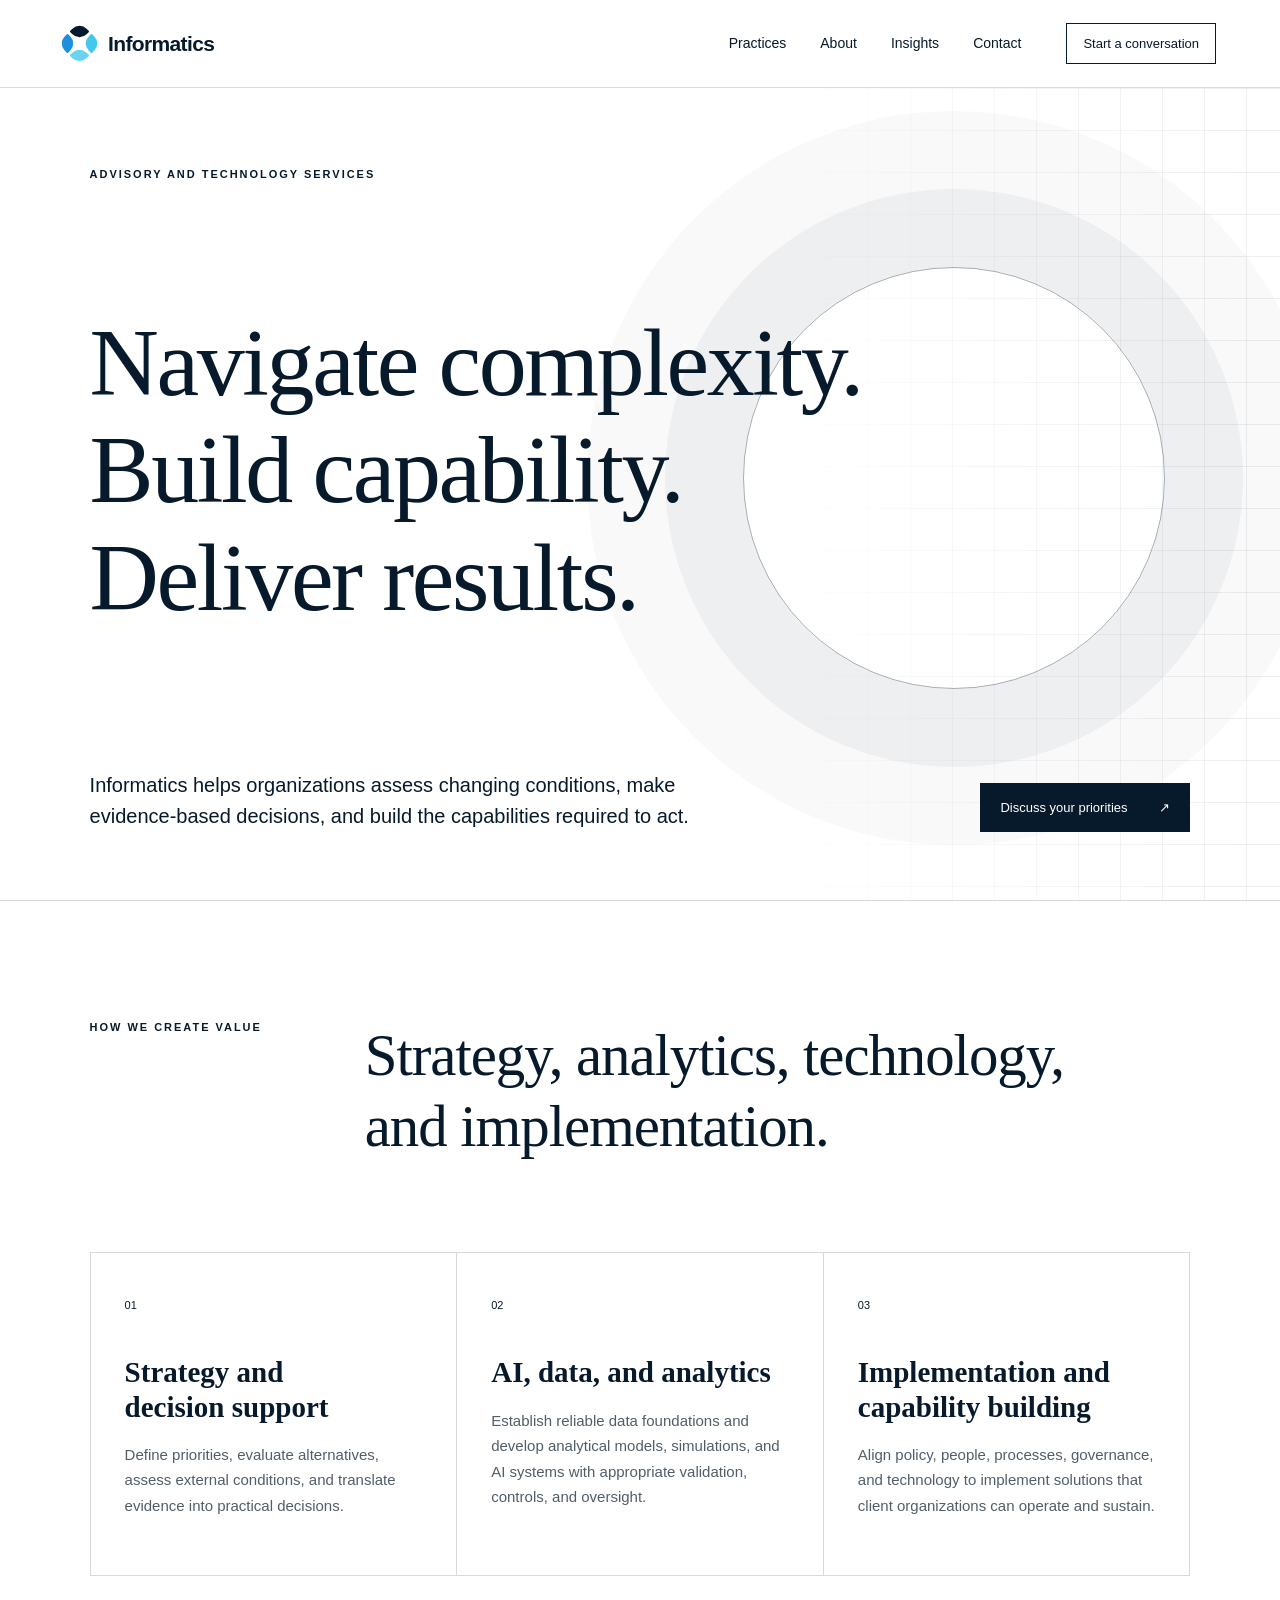
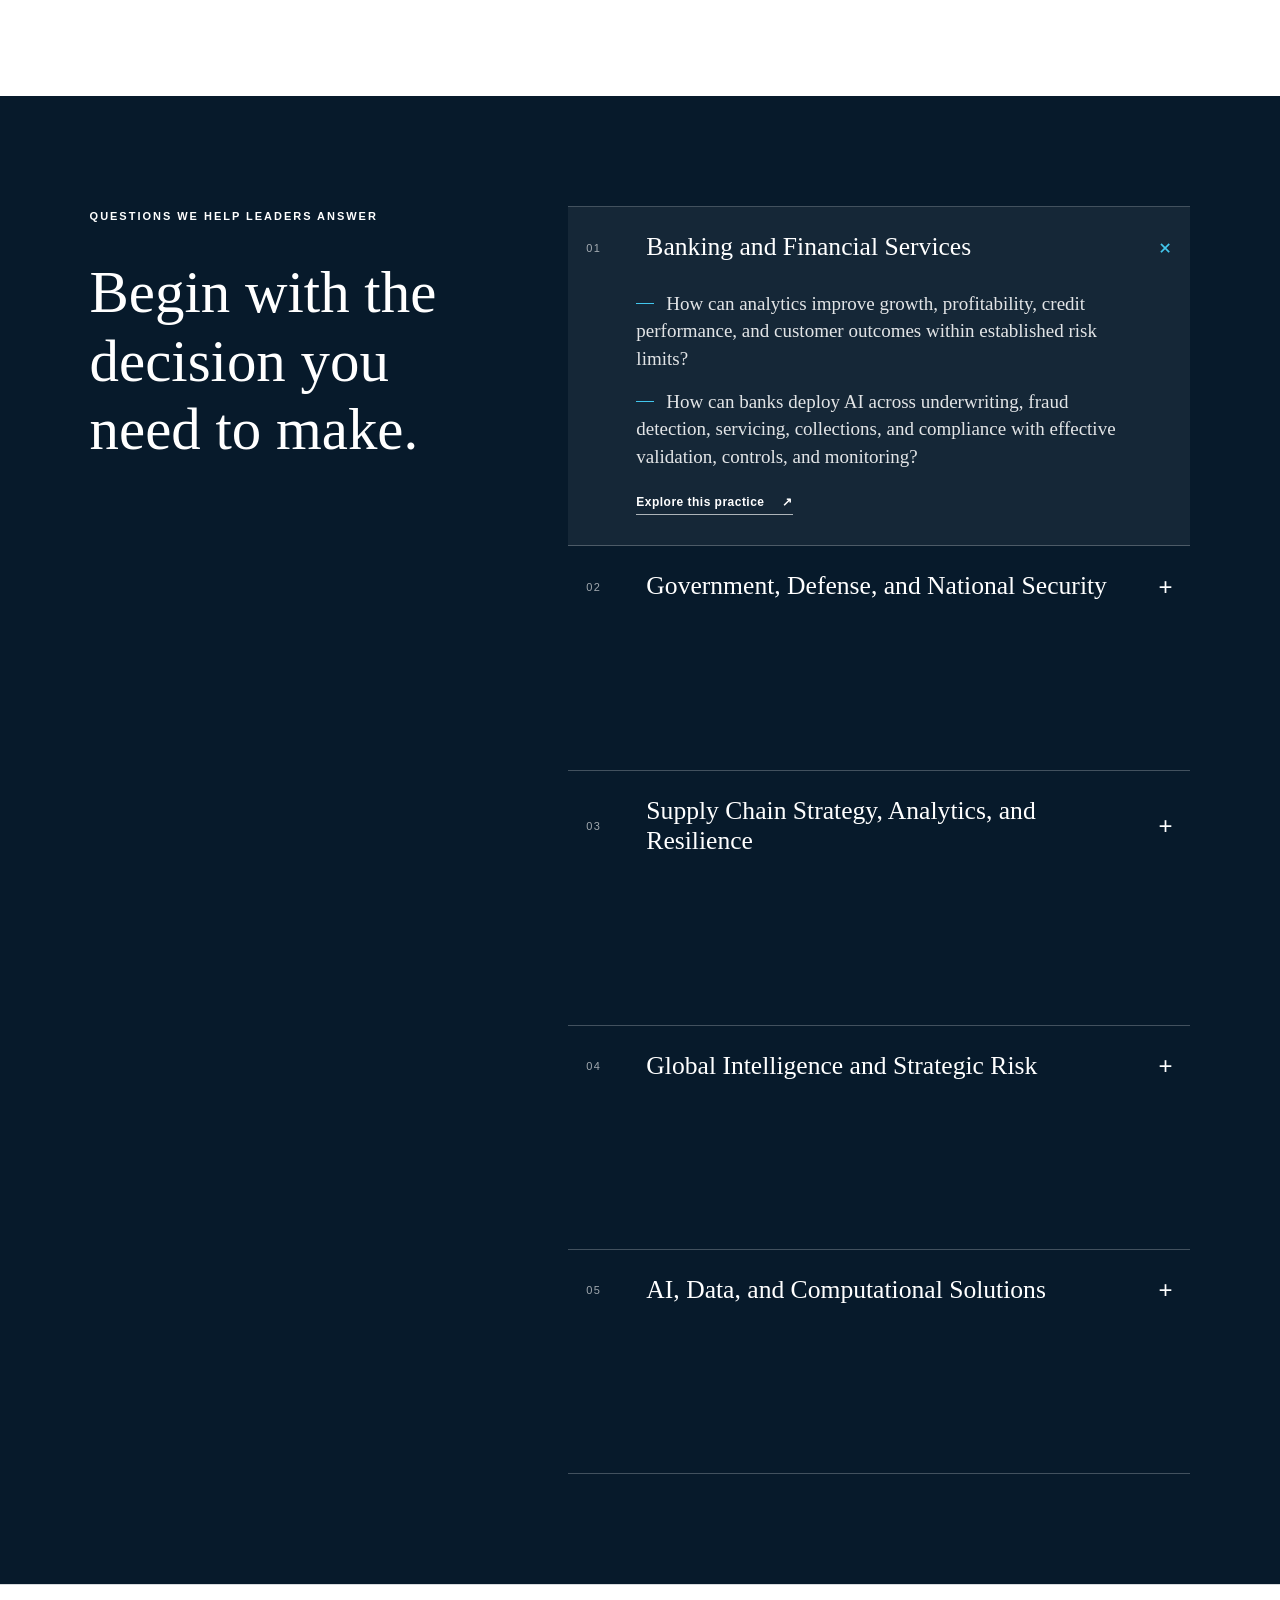
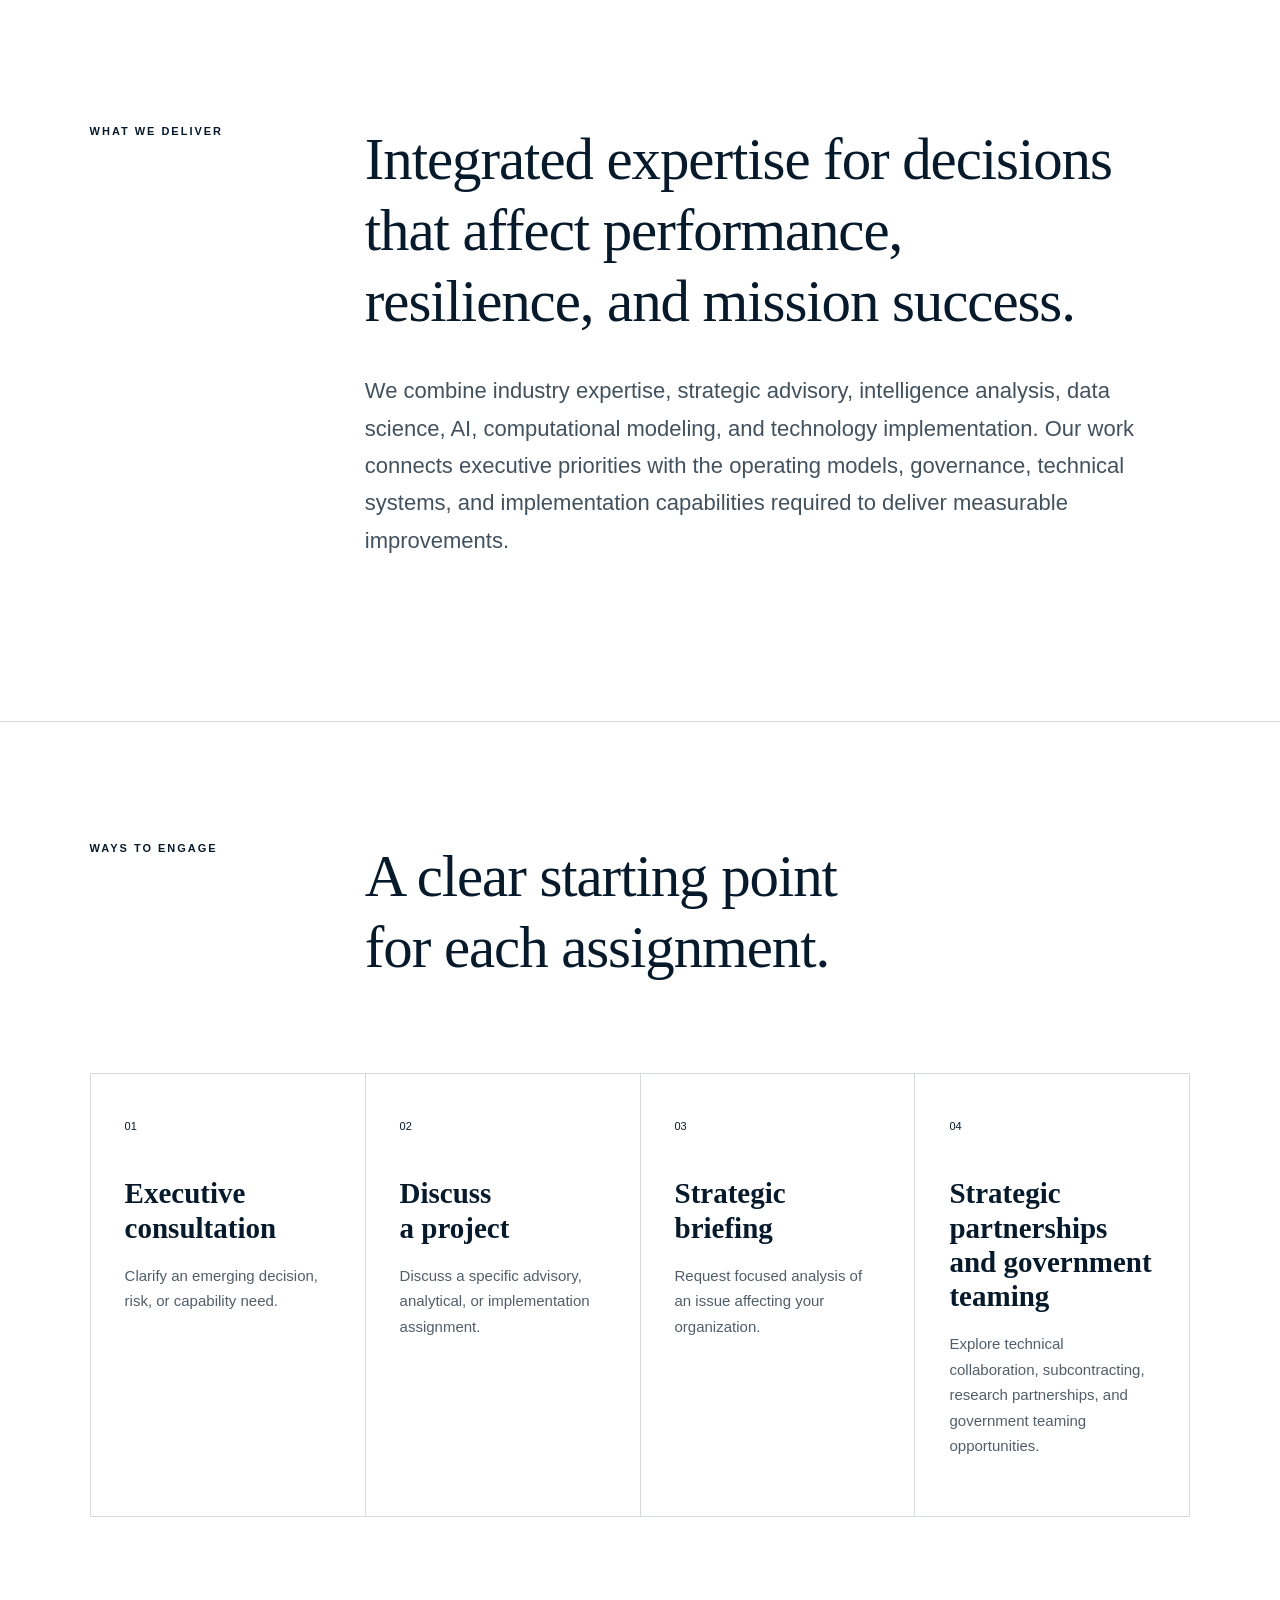
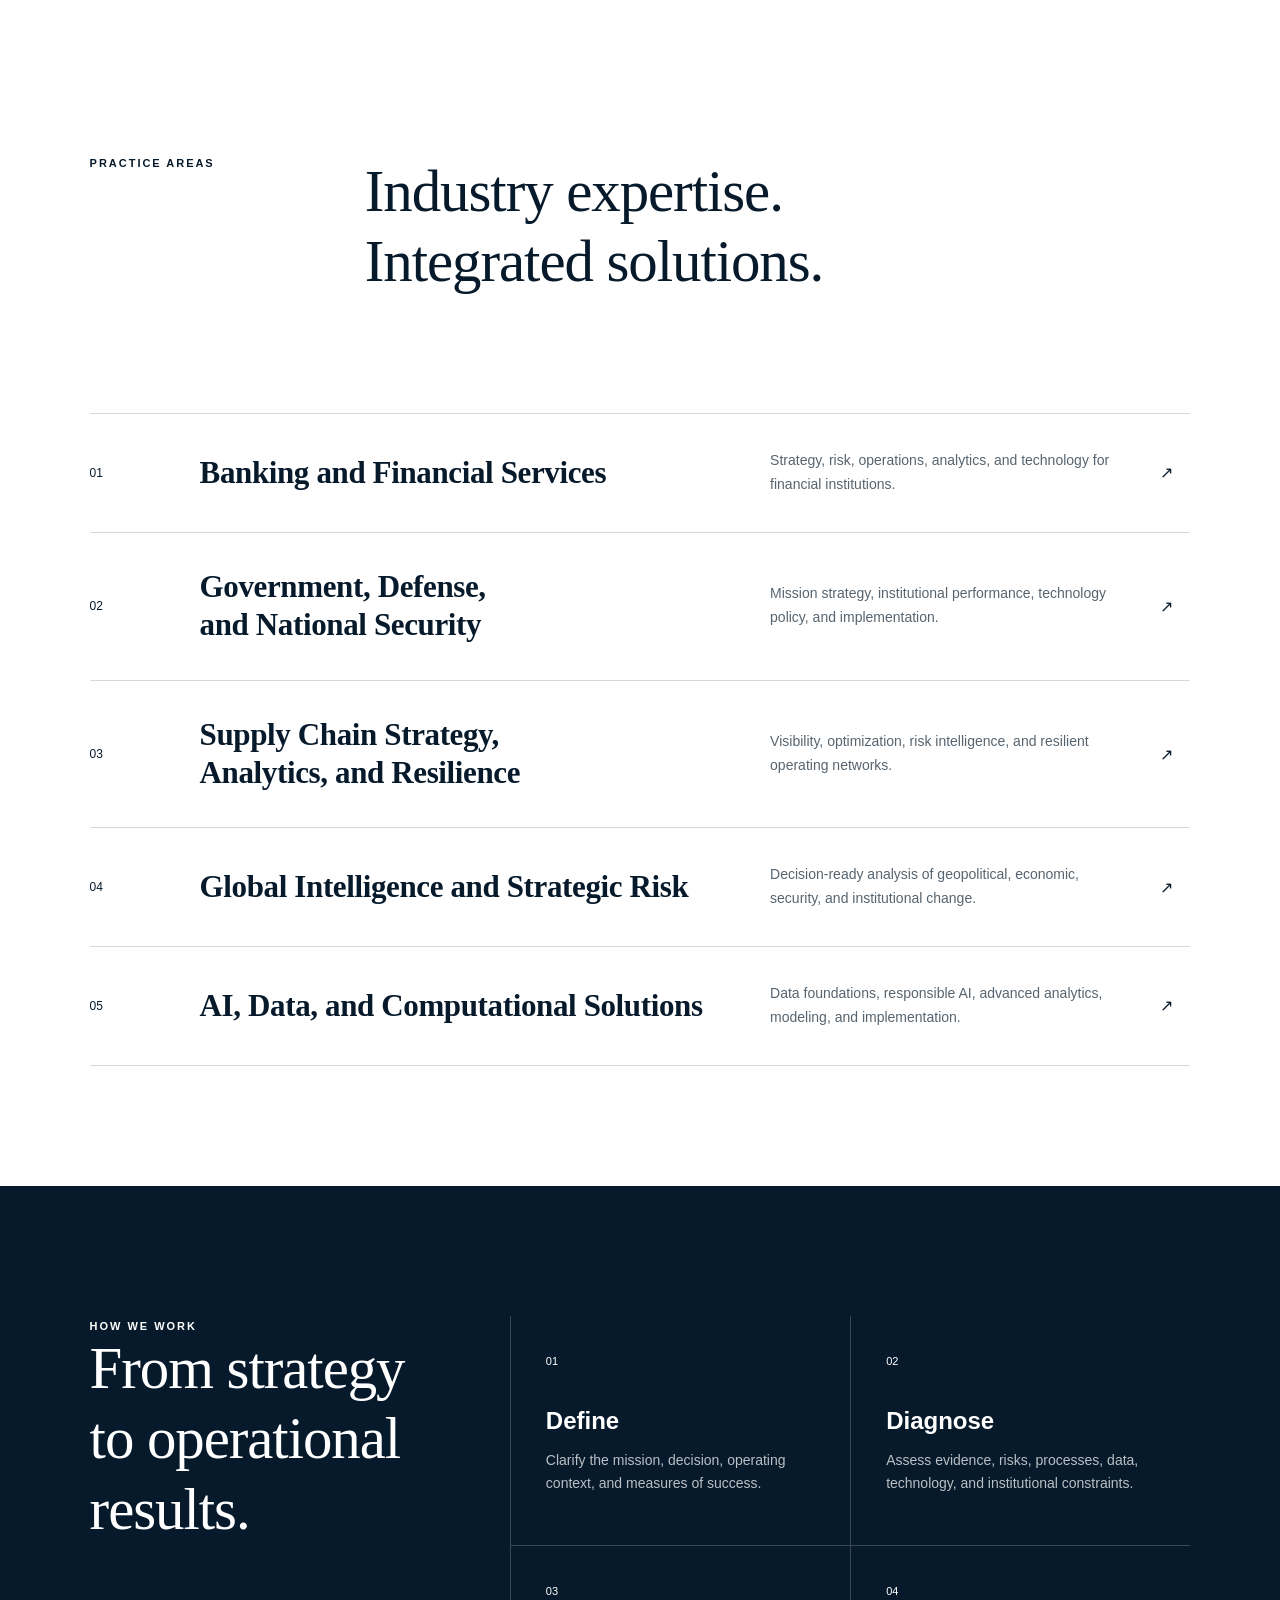
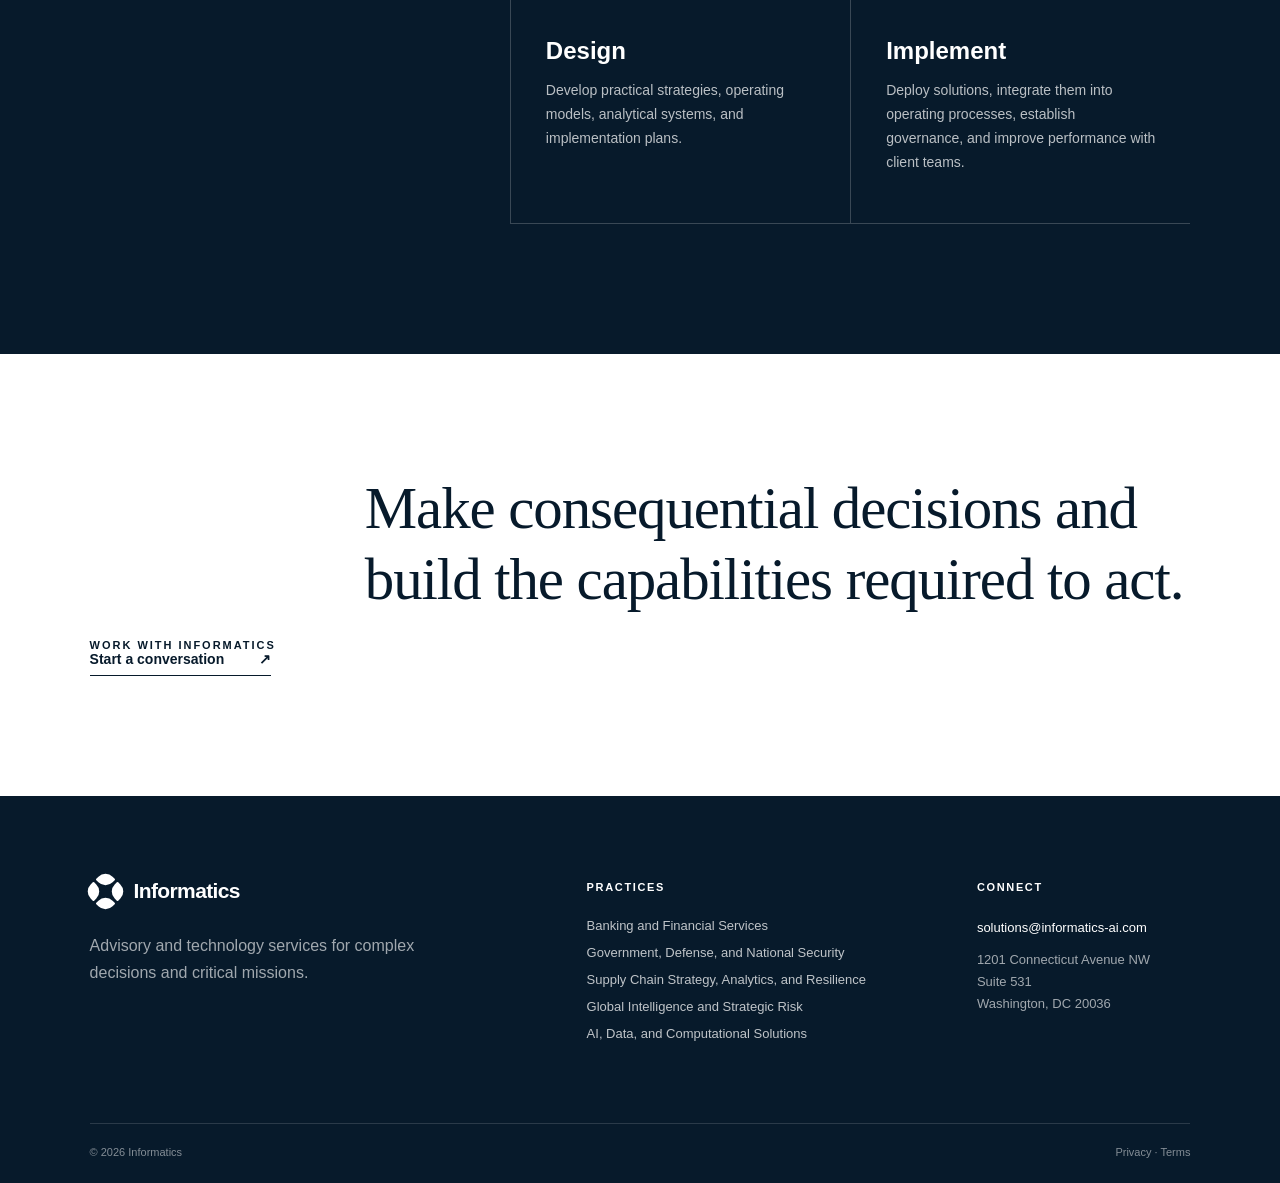
<file: index.html>
<!doctype html>
<html lang="en">
  <head>
    <meta charset="utf-8" />
    <meta name="viewport" content="width=device-width, initial-scale=1" />
    <title>Informatics | Advisory and Technology Services</title>
    <meta
      name="description"
      content="Informatics is a strategy, intelligence, and technology firm helping organizations interpret complex environments, make evidence-based decisions, and build resilient capabilities."
    />
    <link rel="canonical" href="https://informatics-corp.com/" />
    <meta property="og:type" content="website" />
    <meta property="og:url" content="https://informatics-corp.com/" />
    <meta property="og:title" content="Informatics | Strategy, Intelligence, and Technology" />
    <meta property="og:description" content="Strategy, intelligence, AI, data, computational modeling, and implementation for consequential decisions and critical missions." />
    <meta name="twitter:card" content="summary" />
    <script type="application/ld+json">
      {"@context":"https://schema.org","@type":"ProfessionalService","name":"Informatics","url":"https://informatics-corp.com/","email":"solutions@informatics-ai.com","address":{"@type":"PostalAddress","streetAddress":"1201 Connecticut Avenue NW, Suite 531","addressLocality":"Washington","addressRegion":"DC","postalCode":"20036","addressCountry":"US"},"areaServed":"Global","description":"Strategy, intelligence, data, AI, computational modeling, and technology implementation for commercial and public-sector organizations."}
    </script>
    <link rel="shortcut icon" href="favicon.svg" />
    <link rel="icon" href="favicon.svg" />
    <link rel="stylesheet" href="informatics-v4.css" />
  </head>
  <body>
    <header class="header">
      <a class="brand" href="/"
        ><span class="mark" aria-hidden="true"><i></i><b></b></span
        ><span>Informatics</span></a
      >
      <nav aria-label="Primary navigation">
        <a href="/#practices">Practices</a
        ><a href="about.html">About</a><a href="insights.html">Insights</a
        ><a href="contact.html">Contact</a>
      </nav>
      <a class="header-cta" href="contact.html">Start a conversation</a>
    </header>
    <main>
      <section class="hero">
        <div class="hero-grid" aria-hidden="true"></div>
        <div class="eyebrow">Advisory and technology services</div>
        <h1>
          Navigate complexity.<br />Build capability.<br /><em
            >Deliver results.</em
          >
        </h1>
        <div class="hero-bottom">
          <p>
            Informatics helps organizations assess changing conditions, make evidence-based decisions, and build the capabilities required to act.
          </p>
          <a class="button" href="contact.html"
            >Discuss your priorities <span aria-hidden="true">↗</span></a
          >
        </div>
      </section>
      <section class="service-families">
        <div class="section-intro compact">
          <span class="section-label">How we create value</span>
          <h2>Strategy, analytics, technology, and implementation.</h2>
        </div>
        <div class="three-card-grid">
          <article>
            <span>01</span>
            <h3>Strategy and decision support</h3>
            <p>Define priorities, evaluate alternatives, assess external conditions, and translate evidence into practical decisions.</p>
          </article>
          <article>
            <span>02</span>
            <h3>AI, data, and analytics</h3>
            <p>Establish reliable data foundations and develop analytical models, simulations, and AI systems with appropriate validation, controls, and oversight.</p>
          </article>
          <article>
            <span>03</span>
            <h3>Implementation and capability building</h3>
            <p>Align policy, people, processes, governance, and technology to implement solutions that client organizations can operate and sustain.</p>
          </article>
        </div>
      </section>
      <section class="decision-questions">
        <div>
          <span class="section-label light">Questions we help leaders answer</span>
          <h2>Begin with the decision you need to make.</h2>
        </div>
        <div class="question-cards" data-question-cards>
          <article class="question-card is-active">
            <button class="question-card-toggle" type="button" aria-expanded="true">
              <span class="question-card-number">01</span>
              <span>Banking and Financial Services</span>
              <span class="question-card-icon" aria-hidden="true">+</span>
            </button>
            <div class="question-card-content">
              <p>How can analytics improve growth, profitability, credit performance, and customer outcomes within established risk limits?</p>
              <p>How can banks deploy AI across underwriting, fraud detection, servicing, collections, and compliance with effective validation, controls, and monitoring?</p>
              <a href="banking.html">Explore this practice <span aria-hidden="true">↗</span></a>
            </div>
          </article>
          <article class="question-card">
            <button class="question-card-toggle" type="button" aria-expanded="false">
              <span class="question-card-number">02</span>
              <span>Government, Defense, and National Security</span>
              <span class="question-card-icon" aria-hidden="true">+</span>
            </button>
            <div class="question-card-content">
              <p>How can agencies convert mission requirements and technology priorities into funded programs, deployable systems, and measurable operational outcomes?</p>
              <p>How can defense and national security organizations integrate emerging technologies into doctrine, force design, training, logistics, readiness, and operations?</p>
              <a href="government-defense.html">Explore this practice <span aria-hidden="true">↗</span></a>
            </div>
          </article>
          <article class="question-card">
            <button class="question-card-toggle" type="button" aria-expanded="false">
              <span class="question-card-number">03</span>
              <span>Supply Chain Strategy, Analytics, and Resilience</span>
              <span class="question-card-icon" aria-hidden="true">+</span>
            </button>
            <div class="question-card-content">
              <p>How can organizations use supplier, inventory, logistics, and network data to identify concentration risks, capacity constraints, and critical dependencies?</p>
              <p>Which investments in sourcing, inventory, infrastructure, analytics, and supplier management will reduce disruption costs and improve service continuity?</p>
              <a href="supply-chain.html">Explore this practice <span aria-hidden="true">↗</span></a>
            </div>
          </article>
          <article class="question-card">
            <button class="question-card-toggle" type="button" aria-expanded="false">
              <span class="question-card-number">04</span>
              <span>Global Intelligence and Strategic Risk</span>
              <span class="question-card-icon" aria-hidden="true">+</span>
            </button>
            <div class="question-card-content">
              <p>How should geopolitical, economic, regulatory, sanctions, and security developments change market entry, investment, sourcing, and operating decisions?</p>
              <p>How can organizations build a repeatable risk monitoring system that connects external indicators to scenarios, exposure limits, escalation triggers, and executive action?</p>
              <a href="global-intelligence.html">Explore this practice <span aria-hidden="true">↗</span></a>
            </div>
          </article>
          <article class="question-card">
            <button class="question-card-toggle" type="button" aria-expanded="false">
              <span class="question-card-number">05</span>
              <span>AI, Data, and Computational Solutions</span>
              <span class="question-card-icon" aria-hidden="true">+</span>
            </button>
            <div class="question-card-content">
              <p>Which AI, data, analytics, and automation use cases offer the strongest combination of business value, technical feasibility, implementation speed, and manageable risk?</p>
              <p>What data architecture, model evaluation, security controls, workflow integration, monitoring, and accountable operational ownership are required to deploy an AI solution in production?</p>
              <a href="ai-data.html">Explore this practice <span aria-hidden="true">↗</span></a>
            </div>
          </article>
        </div>
      </section>
      <section class="positioning">
        <div class="section-label">What we deliver</div>
        <div>
          <h2>
            Integrated expertise for decisions that affect performance,
            resilience, and mission success.
          </h2>
          <p>
            We combine industry expertise, strategic advisory, intelligence analysis, data science, AI, computational modeling, and technology implementation. Our work connects executive priorities with the operating models, governance, technical systems, and implementation capabilities required to deliver measurable improvements.
          </p>
        </div>
      </section>
      <!-- Representative work section reserved for verified material supplied by Informatics. -->
      <section class="engagement-routes">
        <div class="section-intro compact">
          <span class="section-label">Ways to engage</span>
          <h2>A clear starting point for each assignment.</h2>
        </div>
        <div class="four-card-grid">
          <a href="mailto:solutions@informatics-ai.com?subject=Executive%20consultation"><span>01</span><h3>Executive consultation</h3><p>Clarify an emerging decision, risk, or capability need.</p></a>
          <a href="mailto:solutions@informatics-ai.com?subject=Discuss%20a%20project"><span>02</span><h3>Discuss a project</h3><p>Discuss a specific advisory, analytical, or implementation assignment.</p></a>
          <a href="mailto:solutions@informatics-ai.com?subject=Strategic%20briefing"><span>03</span><h3>Strategic briefing</h3><p>Request focused analysis of an issue affecting your organization.</p></a>
          <a href="mailto:solutions@informatics-ai.com?subject=Partnership%20or%20teaming"><span>04</span><h3>Strategic partnerships and government teaming</h3><p>Explore technical collaboration, subcontracting, research partnerships, and government teaming opportunities.</p></a>
        </div>
      </section>
      <section class="practice-section" id="practices">
        <div class="section-intro">
          <span class="section-label">Practice areas</span>
          <h2>Industry expertise.<br />Integrated solutions.</h2>
        </div>
        <div class="practice-list">
          <a class="practice-row" href="banking.html"
            ><span class="practice-num">01</span>
            <h3>Banking and Financial Services</h3>
            <p>
              Strategy, risk, operations, analytics, and technology for
              financial institutions.
            </p>
            <span aria-hidden="true">↗</span></a
          >
          <a class="practice-row" href="government-defense.html"
            ><span class="practice-num">02</span>
            <h3>Government, Defense, and National Security</h3>
            <p>
              Mission strategy, institutional performance, technology policy,
              and implementation.
            </p>
            <span aria-hidden="true">↗</span></a
          >
          <a class="practice-row" href="supply-chain.html"
            ><span class="practice-num">03</span>
            <h3>Supply Chain Strategy, Analytics, and Resilience</h3>
            <p>
              Visibility, optimization, risk intelligence, and resilient
              operating networks.
            </p>
            <span aria-hidden="true">↗</span></a
          >
          <a class="practice-row" href="global-intelligence.html"
            ><span class="practice-num">04</span>
            <h3>Global Intelligence and Strategic Risk</h3>
            <p>
              Decision-ready analysis of geopolitical, economic, security, and
              institutional change.
            </p>
            <span aria-hidden="true">↗</span></a
          >
          <a class="practice-row" href="ai-data.html"
            ><span class="practice-num">05</span>
            <h3>AI, Data, and Computational Solutions</h3>
            <p>
              Data foundations, responsible AI, advanced analytics, modeling,
              and implementation.
            </p>
            <span aria-hidden="true">↗</span></a
          >
        </div>
      </section>
      <section class="method">
        <div>
          <span class="section-label light">How we work</span>
          <h2>From strategy to operational results.</h2>
        </div>
        <div class="method-steps">
          <article>
            <span>01</span>
            <h3>Define</h3>
            <p>
              Clarify the mission, decision, operating context, and measures of
              success.
            </p>
          </article>
          <article>
            <span>02</span>
            <h3>Diagnose</h3>
            <p>
              Assess evidence, risks, processes, data, technology, and
              institutional constraints.
            </p>
          </article>
          <article>
            <span>03</span>
            <h3>Design</h3>
            <p>
              Develop practical strategies, operating models, analytical
              systems, and implementation plans.
            </p>
          </article>
          <article>
            <span>04</span>
            <h3>Implement</h3>
            <p>
              Deploy solutions, integrate them into operating processes, establish governance, and improve performance with client teams.
            </p>
          </article>
        </div>
      </section>
      <section class="cta-band">
        <span class="section-label">Work with Informatics</span>
        <h2>
          Make consequential decisions and build the capabilities required to act.
        </h2>
        <a class="text-link" href="contact.html"
          >Start a conversation <span aria-hidden="true">↗</span></a
        >
      </section>
    </main>
    <footer class="footer">
      <div class="footer-main">
        <div>
          <a class="brand brand-light" href="/"
            ><span class="mark" aria-hidden="true"><i></i><b></b></span
            ><span>Informatics</span></a
          >
          <p>
            Advisory and technology services for complex decisions and critical
            missions.
          </p>
        </div>
        <div>
          <h3>Practices</h3>
          <a href="banking.html">Banking and Financial Services</a
          ><a href="government-defense.html"
            >Government, Defense, and National Security</a
          ><a href="supply-chain.html"
            >Supply Chain Strategy, Analytics, and Resilience</a
          ><a href="global-intelligence.html"
            >Global Intelligence and Strategic Risk</a
          ><a href="ai-data.html">AI, Data, and Computational Solutions</a>
        </div>
        <div>
          <h3>Connect</h3>
          <a href="mailto:solutions@informatics-ai.com"
            >solutions@informatics-ai.com</a
          >
          <p>
            1201 Connecticut Avenue NW<br />Suite 531<br />Washington, DC 20036
          </p>
        </div>
      </div>
      <div class="footer-base">
        <span>© 2026 Informatics</span>
        <span><a href="privacy.html">Privacy</a> · <a href="terms.html">Terms</a></span>
      </div>
    </footer>
    <script>
      (() => {
        const group = document.querySelector("[data-question-cards]");
        if (!group) return;
        const cards = [...group.querySelectorAll(".question-card")];
        const activate = (selected) => {
          cards.forEach((card) => {
            const active = card === selected;
            card.classList.toggle("is-active", active);
            card.querySelector(".question-card-toggle").setAttribute("aria-expanded", String(active));
          });
        };
        cards.forEach((card) => {
          const toggle = card.querySelector(".question-card-toggle");
          toggle.addEventListener("click", () => activate(card));
          toggle.addEventListener("focus", () => activate(card));
          card.addEventListener("mouseenter", () => {
            if (window.matchMedia("(hover: hover)").matches) activate(card);
          });
        });
      })();
    </script>
  </body>
</html>
</file>
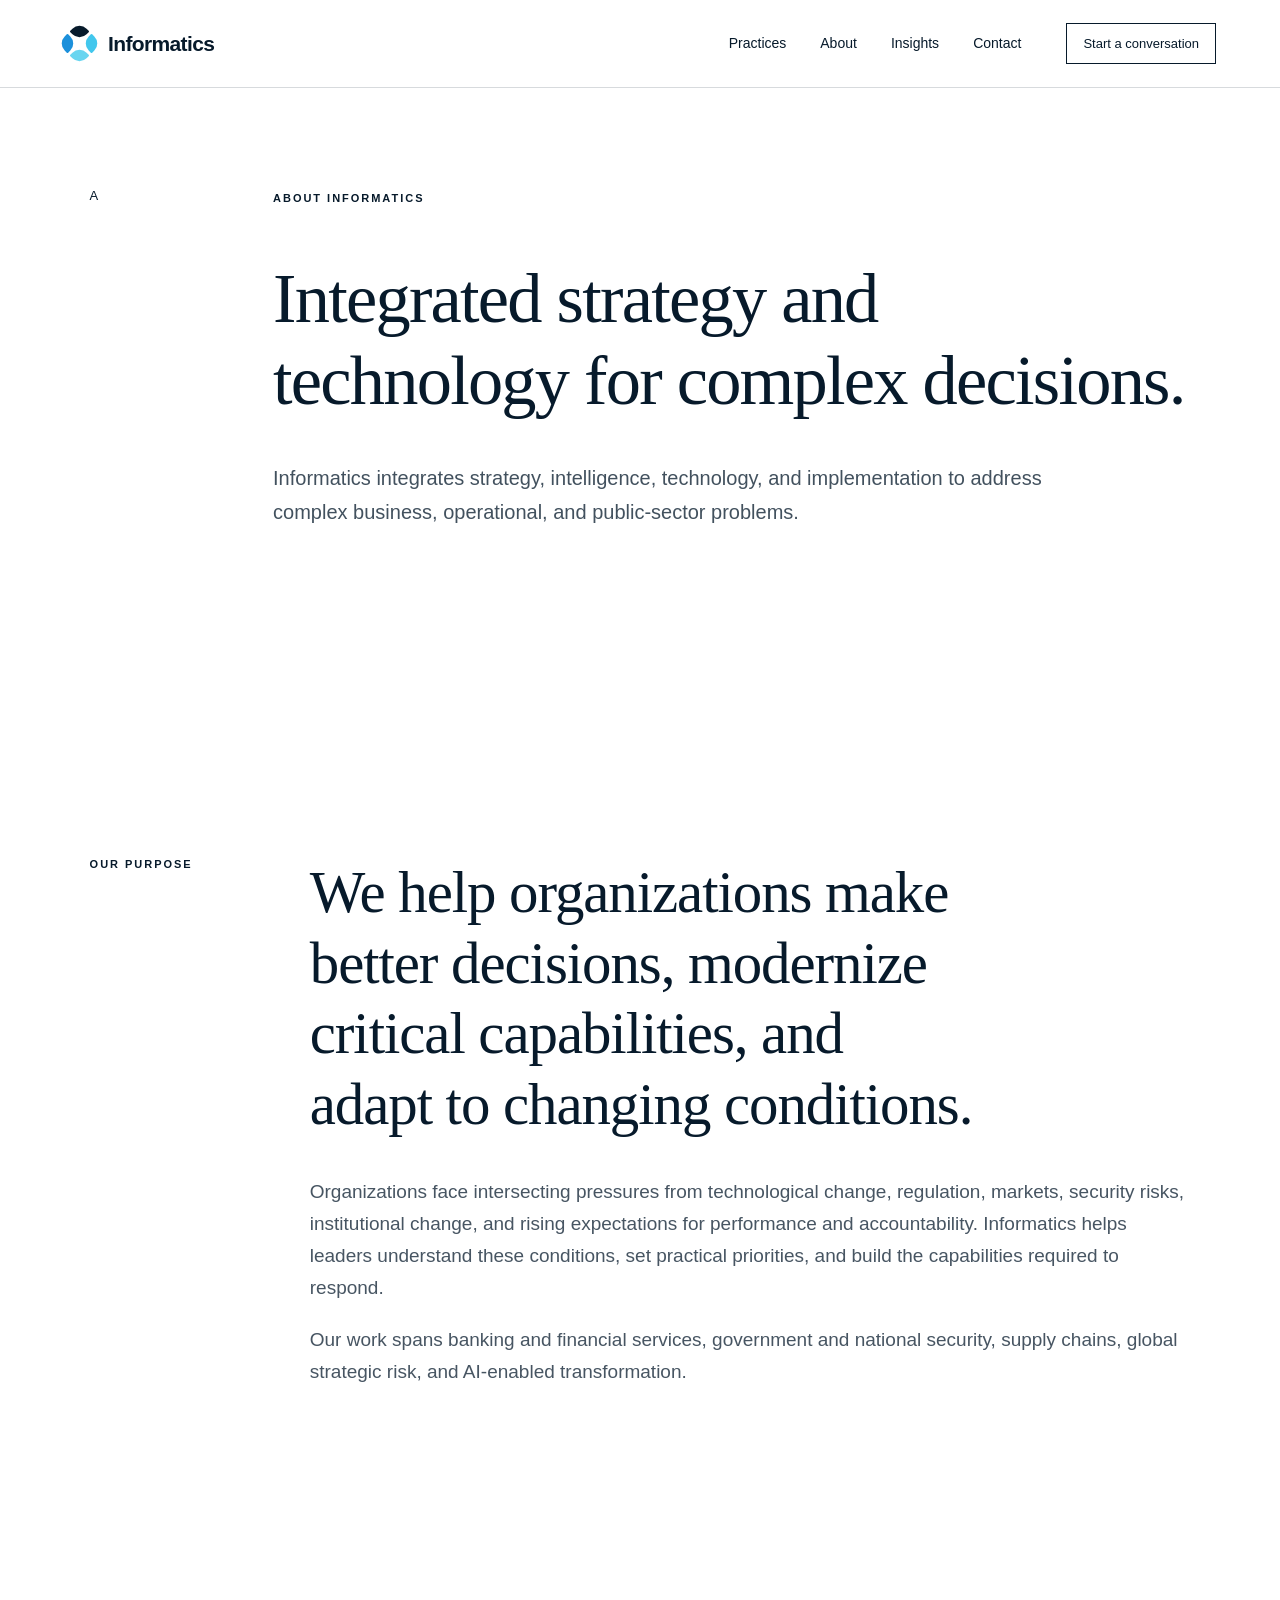
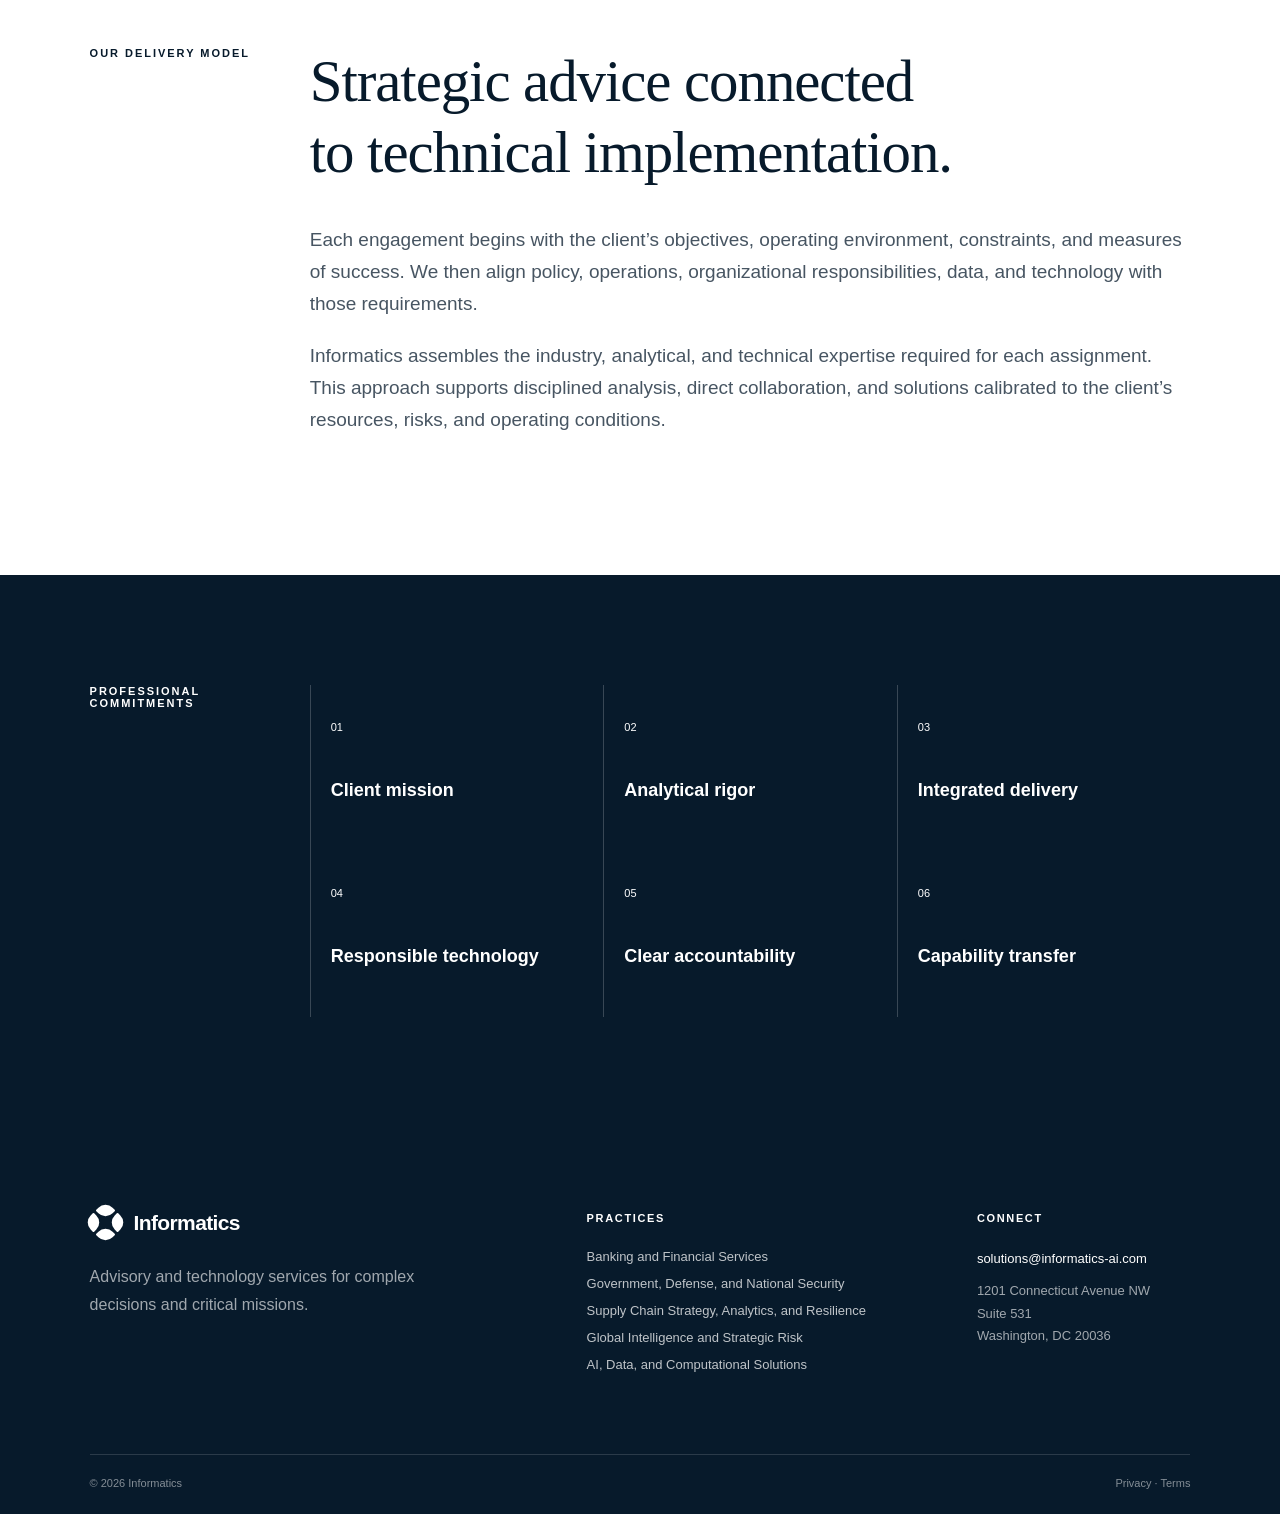
<file: about.html>
<!doctype html>
<html lang="en">
  <head>
    <meta charset="utf-8" />
    <meta name="viewport" content="width=device-width, initial-scale=1" />
    <title>About Informatics | Advisory and Technology Firm</title>
    <meta
      name="description"
      content="Informatics is an advisory and technology firm serving complex commercial and public-sector missions."
    />
    <link rel="canonical" href="https://informatics-corp.com/about.html" />
    <meta property="og:type" content="website" /><meta property="og:title" content="About Informatics" /><meta property="og:description" content="Integrated strategy, intelligence, technology, and implementation for complex commercial and public-sector missions." /><meta name="twitter:card" content="summary" />
    <link rel="shortcut icon" href="favicon.svg" />
    <link rel="icon" href="favicon.svg" />
    <link rel="stylesheet" href="informatics-v4.css" />
  </head>
  <body>
    <header class="header">
      <a class="brand" href="/"
        ><span class="mark" aria-hidden="true"><i></i><b></b></span
        ><span>Informatics</span></a
      >
      <nav aria-label="Primary navigation">
        <a href="/#practices">Practices</a
        ><a href="about.html">About</a><a href="insights.html">Insights</a
        ><a href="contact.html">Contact</a>
      </nav>
      <a class="header-cta" href="contact.html">Start a conversation</a>
    </header>
    <main>
      <section class="page-hero simple">
        <span class="page-number">A</span>
        <div>
          <span class="eyebrow">About Informatics</span>
          <h1>Integrated strategy and technology for complex decisions.</h1>
          <p>
            Informatics integrates strategy, intelligence, technology, and implementation to address complex business, operational, and public-sector problems.
          </p>
        </div>
      </section>
      <section class="prose-section">
        <span class="section-label">Our purpose</span>
        <div>
          <h2>
            We help organizations make better decisions, modernize critical capabilities, and adapt to changing conditions.
          </h2>
          <p>
            Organizations face intersecting pressures from technological change, regulation, markets, security risks, institutional change, and rising expectations for performance and accountability. Informatics helps leaders
            understand these conditions, set practical priorities, and build
            the capabilities required to respond.
          </p>
          <p>
            Our work spans banking and financial services, government and
            national security, supply chains, global strategic risk, and
            AI-enabled transformation.
          </p>
        </div>
      </section>
      <section class="prose-section alt">
        <span class="section-label">Our delivery model</span>
        <div>
          <h2>Strategic advice connected to technical implementation.</h2>
          <p>
            Each engagement begins with the client’s objectives, operating environment, constraints, and measures of success. We then align policy, operations, organizational responsibilities, data, and technology with those requirements.
          </p>
          <p>
            Informatics assembles the industry, analytical, and technical expertise required for each assignment. This approach supports disciplined analysis, direct collaboration, and solutions calibrated to the client’s resources, risks, and operating conditions.
          </p>
        </div>
      </section>
      <section class="principles">
        <span class="section-label light">Professional commitments</span>
        <div>
          <article>
            <span>01</span>
            <h3>Client mission</h3>
          </article>
          <article>
            <span>02</span>
            <h3>Analytical rigor</h3>
          </article>
          <article>
            <span>03</span>
            <h3>Integrated delivery</h3>
          </article>
          <article>
            <span>04</span>
            <h3>Responsible technology</h3>
          </article>
          <article>
            <span>05</span>
            <h3>Clear accountability</h3>
          </article>
          <article>
            <span>06</span>
            <h3>Capability transfer</h3>
          </article>
        </div>
      </section>
    </main>
    <footer class="footer">
      <div class="footer-main">
        <div>
          <a class="brand brand-light" href="/"
            ><span class="mark" aria-hidden="true"><i></i><b></b></span
            ><span>Informatics</span></a
          >
          <p>
            Advisory and technology services for complex decisions and critical
            missions.
          </p>
        </div>
        <div>
          <h3>Practices</h3>
          <a href="banking.html">Banking and Financial Services</a
          ><a href="government-defense.html"
            >Government, Defense, and National Security</a
          ><a href="supply-chain.html"
            >Supply Chain Strategy, Analytics, and Resilience</a
          ><a href="global-intelligence.html"
            >Global Intelligence and Strategic Risk</a
          ><a href="ai-data.html">AI, Data, and Computational Solutions</a>
        </div>
        <div>
          <h3>Connect</h3>
          <a href="mailto:solutions@informatics-ai.com"
            >solutions@informatics-ai.com</a
          >
          <p>
            1201 Connecticut Avenue NW<br />Suite 531<br />Washington, DC 20036
          </p>
        </div>
      </div>
      <div class="footer-base">
        <span>© 2026 Informatics</span>
        <span><a href="privacy.html">Privacy</a> · <a href="terms.html">Terms</a></span>
      </div>
    </footer>
  </body>
</html>
</file>
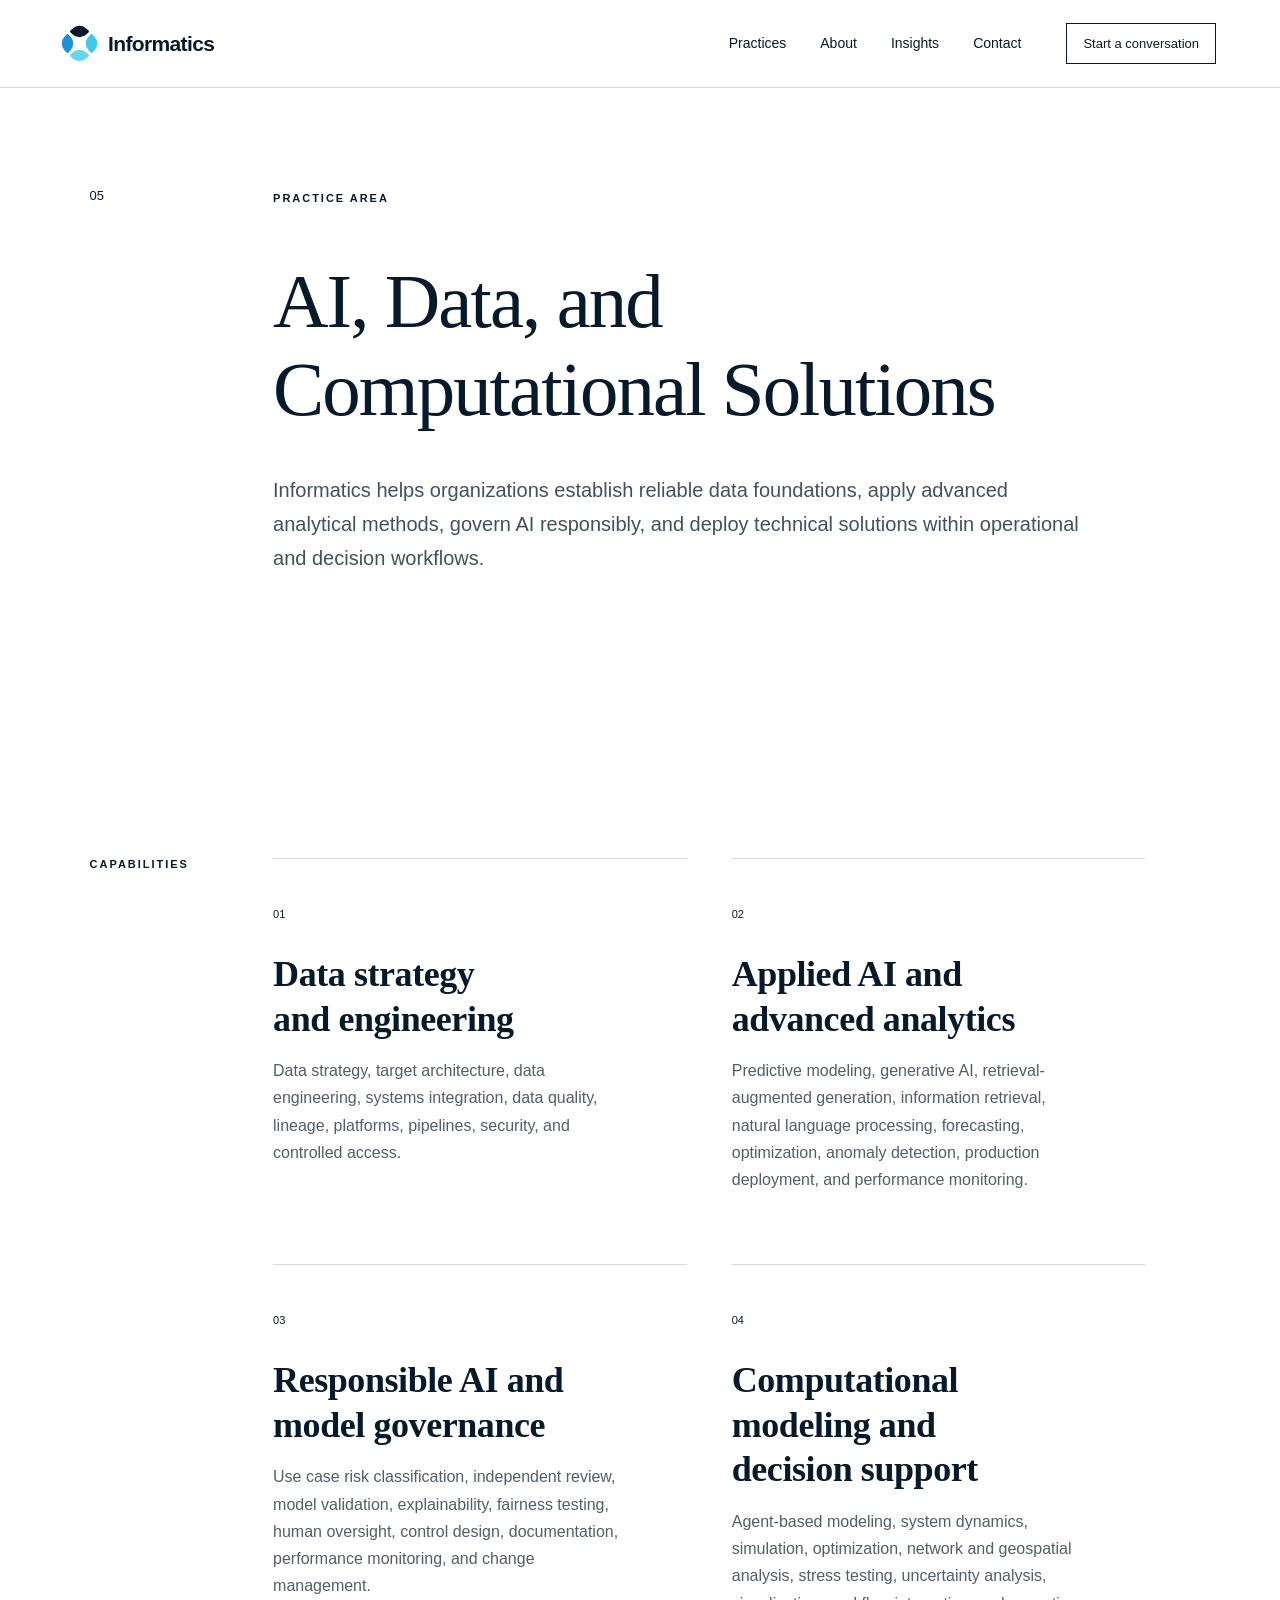
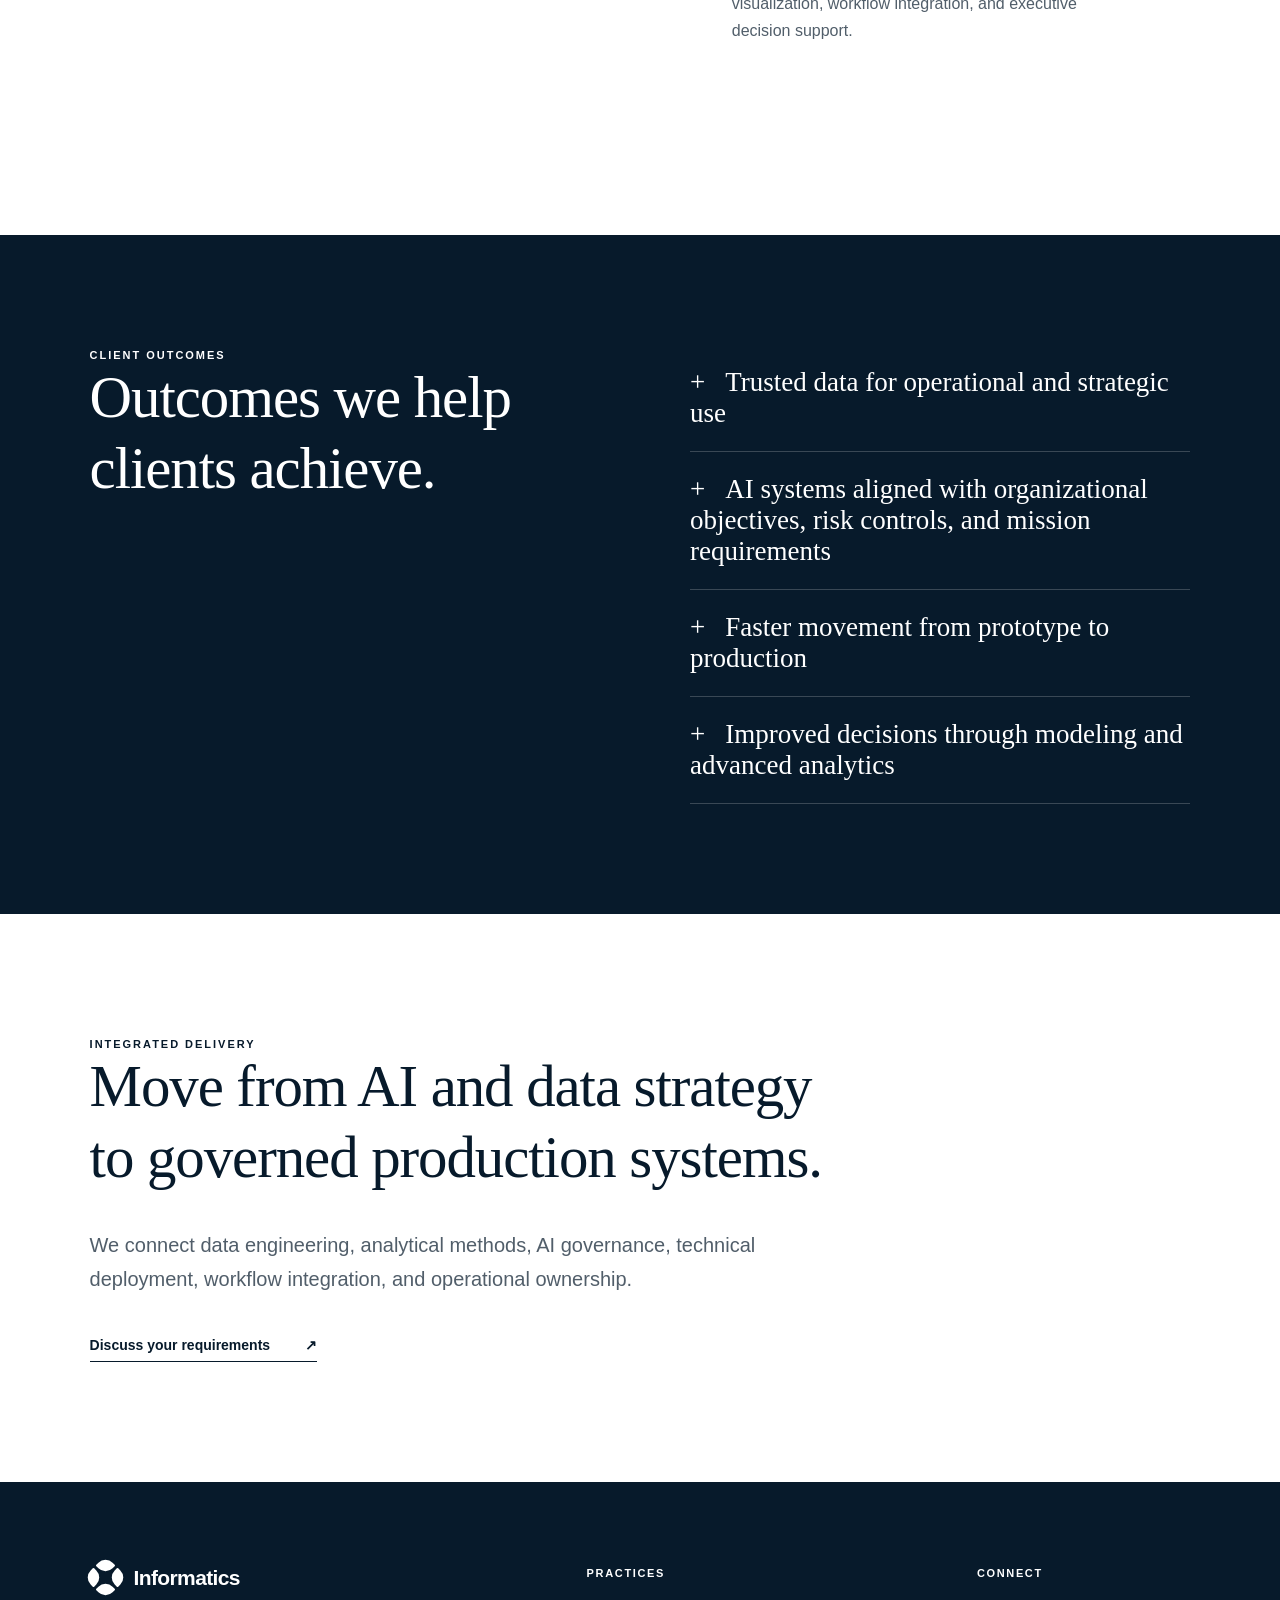
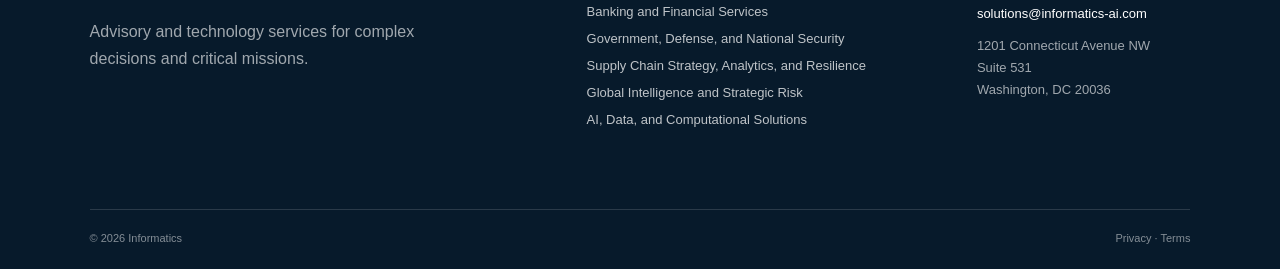
<file: ai-data.html>
<!doctype html>
<html lang="en">
  <head>
    <meta charset="utf-8" />
    <meta name="viewport" content="width=device-width, initial-scale=1" />
    <title>AI, Data, and Computational Solutions | Informatics</title>
    <meta
      name="description"
      content="Data strategy, artificial intelligence, machine learning, computational modeling, governance, and technical implementation."
    />
    <link rel="canonical" href="https://informatics-corp.com/ai-data.html" />
    <meta property="og:type" content="website" />
    <meta property="og:url" content="https://informatics-corp.com/ai-data.html" />
    <meta property="og:title" content="AI, Data, and Computational Solutions | Informatics" />
    <meta property="og:description" content="Data foundations, applied AI, model governance, computational modeling, and technical implementation." />
    <meta name="twitter:card" content="summary" />
    <link rel="shortcut icon" href="favicon.svg" />
    <link rel="icon" href="favicon.svg" />
    <link rel="stylesheet" href="informatics-v4.css" />
  </head>
  <body>
    <header class="header">
      <a class="brand" href="/"
        ><span class="mark" aria-hidden="true"><i></i><b></b></span
        ><span>Informatics</span></a
      >
      <nav aria-label="Primary navigation">
        <a href="/#practices">Practices</a
        ><a href="about.html">About</a><a href="insights.html">Insights</a
        ><a href="contact.html">Contact</a>
      </nav>
      <a class="header-cta" href="contact.html">Start a conversation</a>
    </header>
    <main>
      <section class="page-hero">
        <span class="page-number">05</span>
        <div>
          <span class="eyebrow">Practice area</span>
          <h1>AI, Data, and Computational Solutions</h1>
          <p>
            Informatics helps organizations establish reliable data foundations, apply advanced analytical methods, govern AI responsibly, and deploy technical solutions within operational and decision workflows.
          </p>
        </div>
      </section>
      <section class="capabilities">
        <div class="section-label">Capabilities</div>
        <div class="capability-grid">
          <article>
            <span>01</span>
            <h2>Data strategy and engineering</h2>
            <p>
              Data strategy, target architecture, data engineering, systems integration, data quality, lineage, platforms, pipelines, security, and controlled access.
            </p>
          </article>
          <article>
            <span>02</span>
            <h2>Applied AI and advanced analytics</h2>
            <p>
              Predictive modeling, generative AI, retrieval-augmented generation, information retrieval, natural language processing, forecasting, optimization, anomaly detection, production deployment, and performance monitoring.
            </p>
          </article>
          <article>
            <span>03</span>
            <h2>Responsible AI and model governance</h2>
            <p>
              Use case risk classification, independent review, model validation, explainability, fairness testing, human oversight, control design, documentation, performance monitoring, and change management.
            </p>
          </article>
          <article>
            <span>04</span>
            <h2>Computational modeling and decision support</h2>
            <p>
              Agent-based modeling, system dynamics, simulation, optimization,
              network and geospatial analysis, stress testing, uncertainty
              analysis, visualization, workflow integration, and executive
              decision support.
            </p>
          </article>
        </div>
      </section>
      <section class="outcomes">
        <div>
          <span class="section-label light">Client outcomes</span>
          <h2>Outcomes we help clients achieve.</h2>
        </div>
        <ul>
          <li>Trusted data for operational and strategic use</li>
          <li>AI systems aligned with organizational objectives, risk controls, and mission requirements</li>
          <li>Faster movement from prototype to production</li>
          <li>Improved decisions through modeling and advanced analytics</li>
        </ul>
      </section>
      <section class="related">
        <span class="section-label">Integrated delivery</span>
        <h2>
          Move from AI and data strategy to governed production systems.
        </h2>
        <p>
          We connect data engineering, analytical methods, AI governance, technical deployment, workflow integration, and operational ownership.
        </p>
        <a class="text-link" href="contact.html"
          >Discuss your requirements <span aria-hidden="true">↗</span></a
        >
      </section>
    </main>
    <footer class="footer">
      <div class="footer-main">
        <div>
          <a class="brand brand-light" href="/"
            ><span class="mark" aria-hidden="true"><i></i><b></b></span
            ><span>Informatics</span></a
          >
          <p>
            Advisory and technology services for complex decisions and critical
            missions.
          </p>
        </div>
        <div>
          <h3>Practices</h3>
          <a href="banking.html">Banking and Financial Services</a
          ><a href="government-defense.html"
            >Government, Defense, and National Security</a
          ><a href="supply-chain.html"
            >Supply Chain Strategy, Analytics, and Resilience</a
          ><a href="global-intelligence.html"
            >Global Intelligence and Strategic Risk</a
          ><a href="ai-data.html">AI, Data, and Computational Solutions</a>
        </div>
        <div>
          <h3>Connect</h3>
          <a href="mailto:solutions@informatics-ai.com"
            >solutions@informatics-ai.com</a
          >
          <p>
            1201 Connecticut Avenue NW<br />Suite 531<br />Washington, DC 20036
          </p>
        </div>
      </div>
      <div class="footer-base">
        <span>© 2026 Informatics</span>
        <span><a href="privacy.html">Privacy</a> · <a href="terms.html">Terms</a></span>
      </div>
    </footer>
  </body>
</html>
</file>
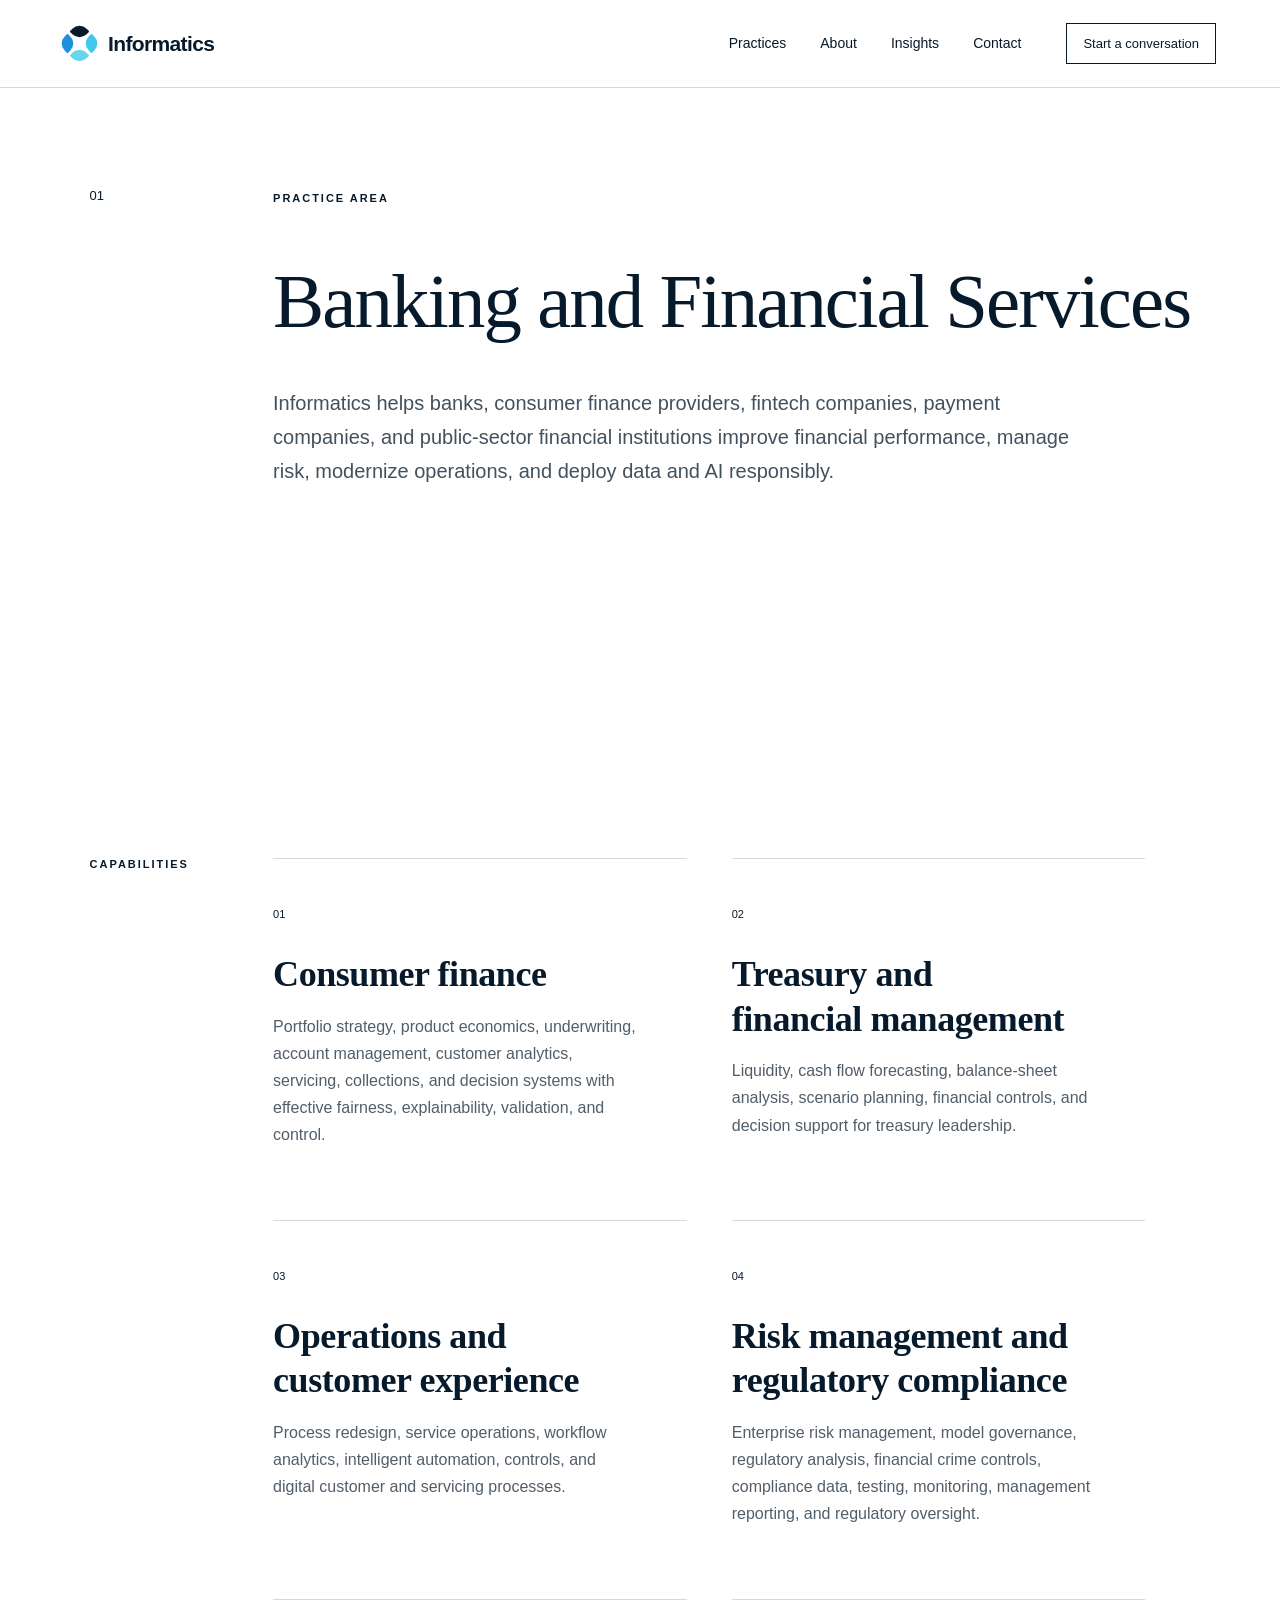
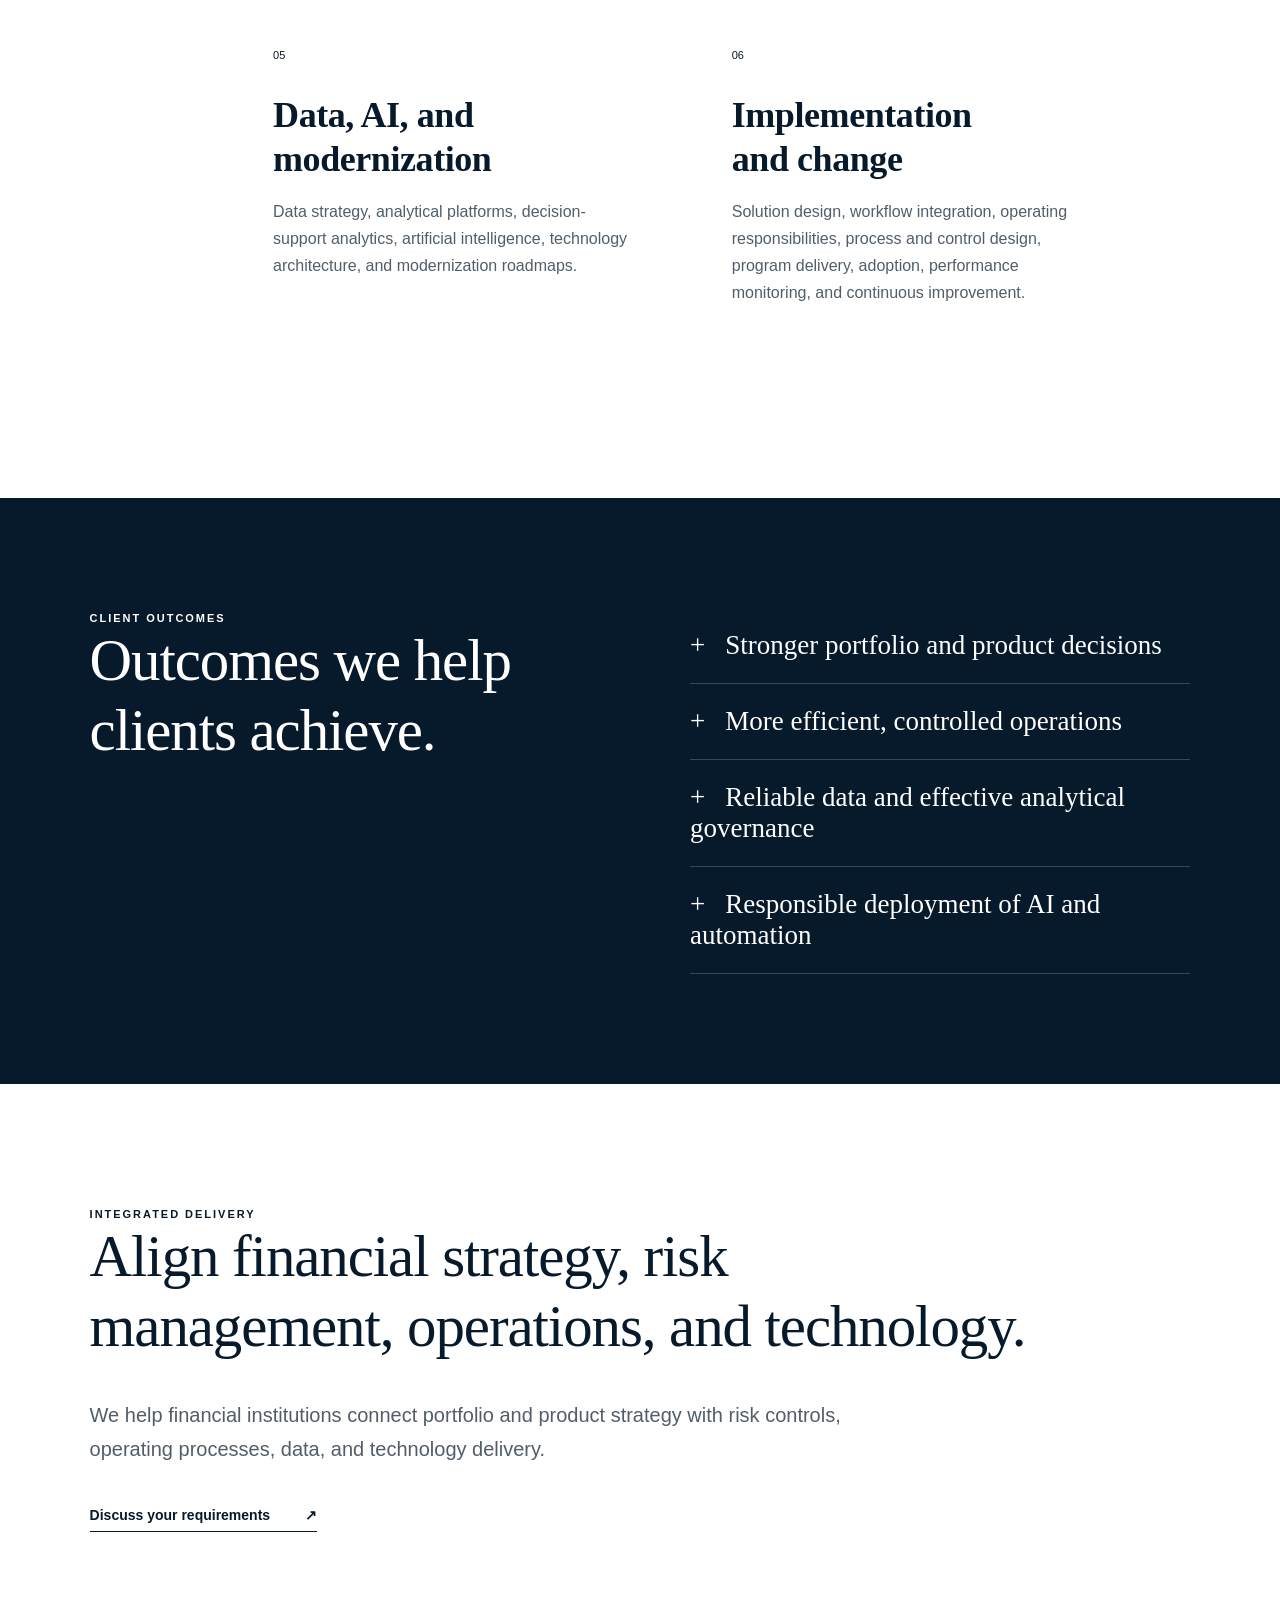
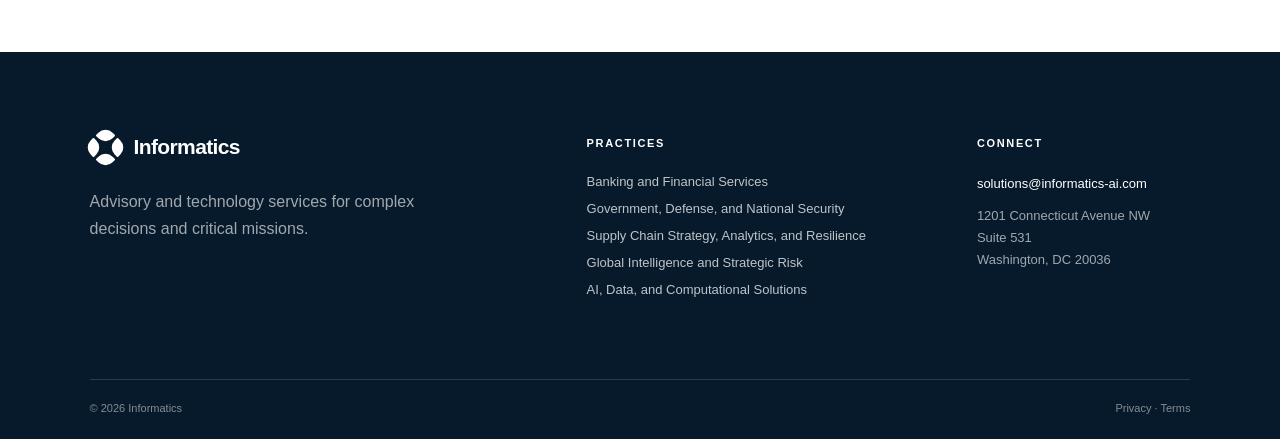
<file: banking.html>
<!doctype html>
<html lang="en">
  <head>
    <meta charset="utf-8" />
    <meta name="viewport" content="width=device-width, initial-scale=1" />
    <title>Banking and Financial Services | Informatics</title>
    <meta
      name="description"
      content="Advisory, analytics, risk, operations, AI, and technology implementation for banks and financial-services organizations."
    />
    <link rel="canonical" href="https://informatics-corp.com/banking.html" />
    <meta property="og:type" content="website" /><meta property="og:title" content="Banking and Financial Services | Informatics" /><meta property="og:description" content="Strategy, risk, consumer finance, operations, analytics, AI, and implementation for financial institutions." /><meta name="twitter:card" content="summary" />
    <link rel="shortcut icon" href="favicon.svg" />
    <link rel="icon" href="favicon.svg" />
    <link rel="stylesheet" href="informatics-v4.css" />
  </head>
  <body>
    <header class="header">
      <a class="brand" href="/"
        ><span class="mark" aria-hidden="true"><i></i><b></b></span
        ><span>Informatics</span></a
      >
      <nav aria-label="Primary navigation">
        <a href="/#practices">Practices</a
        ><a href="about.html">About</a><a href="insights.html">Insights</a
        ><a href="contact.html">Contact</a>
      </nav>
      <a class="header-cta" href="contact.html">Start a conversation</a>
    </header>
    <main>
      <section class="page-hero">
        <span class="page-number">01</span>
        <div>
          <span class="eyebrow">Practice area</span>
          <h1>Banking and Financial Services</h1>
          <p>
            Informatics helps banks, consumer finance providers, fintech companies, payment companies, and public-sector financial institutions improve financial performance, manage risk, modernize operations, and deploy data and AI responsibly.
          </p>
        </div>
      </section>
      <section class="capabilities">
        <div class="section-label">Capabilities</div>
        <div class="capability-grid">
          <article>
            <span>01</span>
            <h2>Consumer finance</h2>
            <p>
              Portfolio strategy, product economics, underwriting, account management, customer analytics, servicing, collections, and decision systems with effective fairness, explainability, validation, and control.
            </p>
          </article>
          <article>
            <span>02</span>
            <h2>Treasury and financial management</h2>
            <p>
              Liquidity, cash flow forecasting, balance-sheet analysis, scenario
              planning, financial controls, and decision support for treasury
              leadership.
            </p>
          </article>
          <article>
            <span>03</span>
            <h2>Operations and customer experience</h2>
            <p>
              Process redesign, service operations, workflow analytics,
              intelligent automation, controls, and digital customer and
              servicing processes.
            </p>
          </article>
          <article>
            <span>04</span>
            <h2>Risk management and regulatory compliance</h2>
            <p>
              Enterprise risk management, model governance, regulatory analysis, financial crime controls, compliance data, testing, monitoring, management reporting, and regulatory oversight.
            </p>
          </article>
          <article>
            <span>05</span>
            <h2>Data, AI, and modernization</h2>
            <p>
              Data strategy, analytical platforms, decision-support analytics,
              artificial intelligence, technology architecture, and
              modernization roadmaps.
            </p>
          </article>
          <article>
            <span>06</span>
            <h2>Implementation and change</h2>
            <p>
              Solution design, workflow integration, operating responsibilities, process and control design, program delivery, adoption, performance monitoring, and continuous improvement.
            </p>
          </article>
        </div>
      </section>
      <section class="outcomes">
        <div>
          <span class="section-label light">Client outcomes</span>
          <h2>Outcomes we help clients achieve.</h2>
        </div>
        <ul>
          <li>Stronger portfolio and product decisions</li>
          <li>More efficient, controlled operations</li>
          <li>Reliable data and effective analytical governance</li>
          <li>Responsible deployment of AI and automation</li>
        </ul>
      </section>
      <section class="related">
        <span class="section-label">Integrated delivery</span>
        <h2>
          Align financial strategy, risk management, operations, and technology.
        </h2>
        <p>
          We help financial institutions connect portfolio and product strategy
          with risk controls, operating processes, data, and technology delivery.
        </p>
        <a class="text-link" href="contact.html"
          >Discuss your requirements <span aria-hidden="true">↗</span></a
        >
      </section>
    </main>
    <footer class="footer">
      <div class="footer-main">
        <div>
          <a class="brand brand-light" href="/"
            ><span class="mark" aria-hidden="true"><i></i><b></b></span
            ><span>Informatics</span></a
          >
          <p>
            Advisory and technology services for complex decisions and critical
            missions.
          </p>
        </div>
        <div>
          <h3>Practices</h3>
          <a href="banking.html">Banking and Financial Services</a
          ><a href="government-defense.html"
            >Government, Defense, and National Security</a
          ><a href="supply-chain.html"
            >Supply Chain Strategy, Analytics, and Resilience</a
          ><a href="global-intelligence.html"
            >Global Intelligence and Strategic Risk</a
          ><a href="ai-data.html">AI, Data, and Computational Solutions</a>
        </div>
        <div>
          <h3>Connect</h3>
          <a href="mailto:solutions@informatics-ai.com"
            >solutions@informatics-ai.com</a
          >
          <p>
            1201 Connecticut Avenue NW<br />Suite 531<br />Washington, DC 20036
          </p>
        </div>
      </div>
      <div class="footer-base">
        <span>© 2026 Informatics</span>
        <span><a href="privacy.html">Privacy</a> · <a href="terms.html">Terms</a></span>
      </div>
    </footer>
  </body>
</html>
</file>
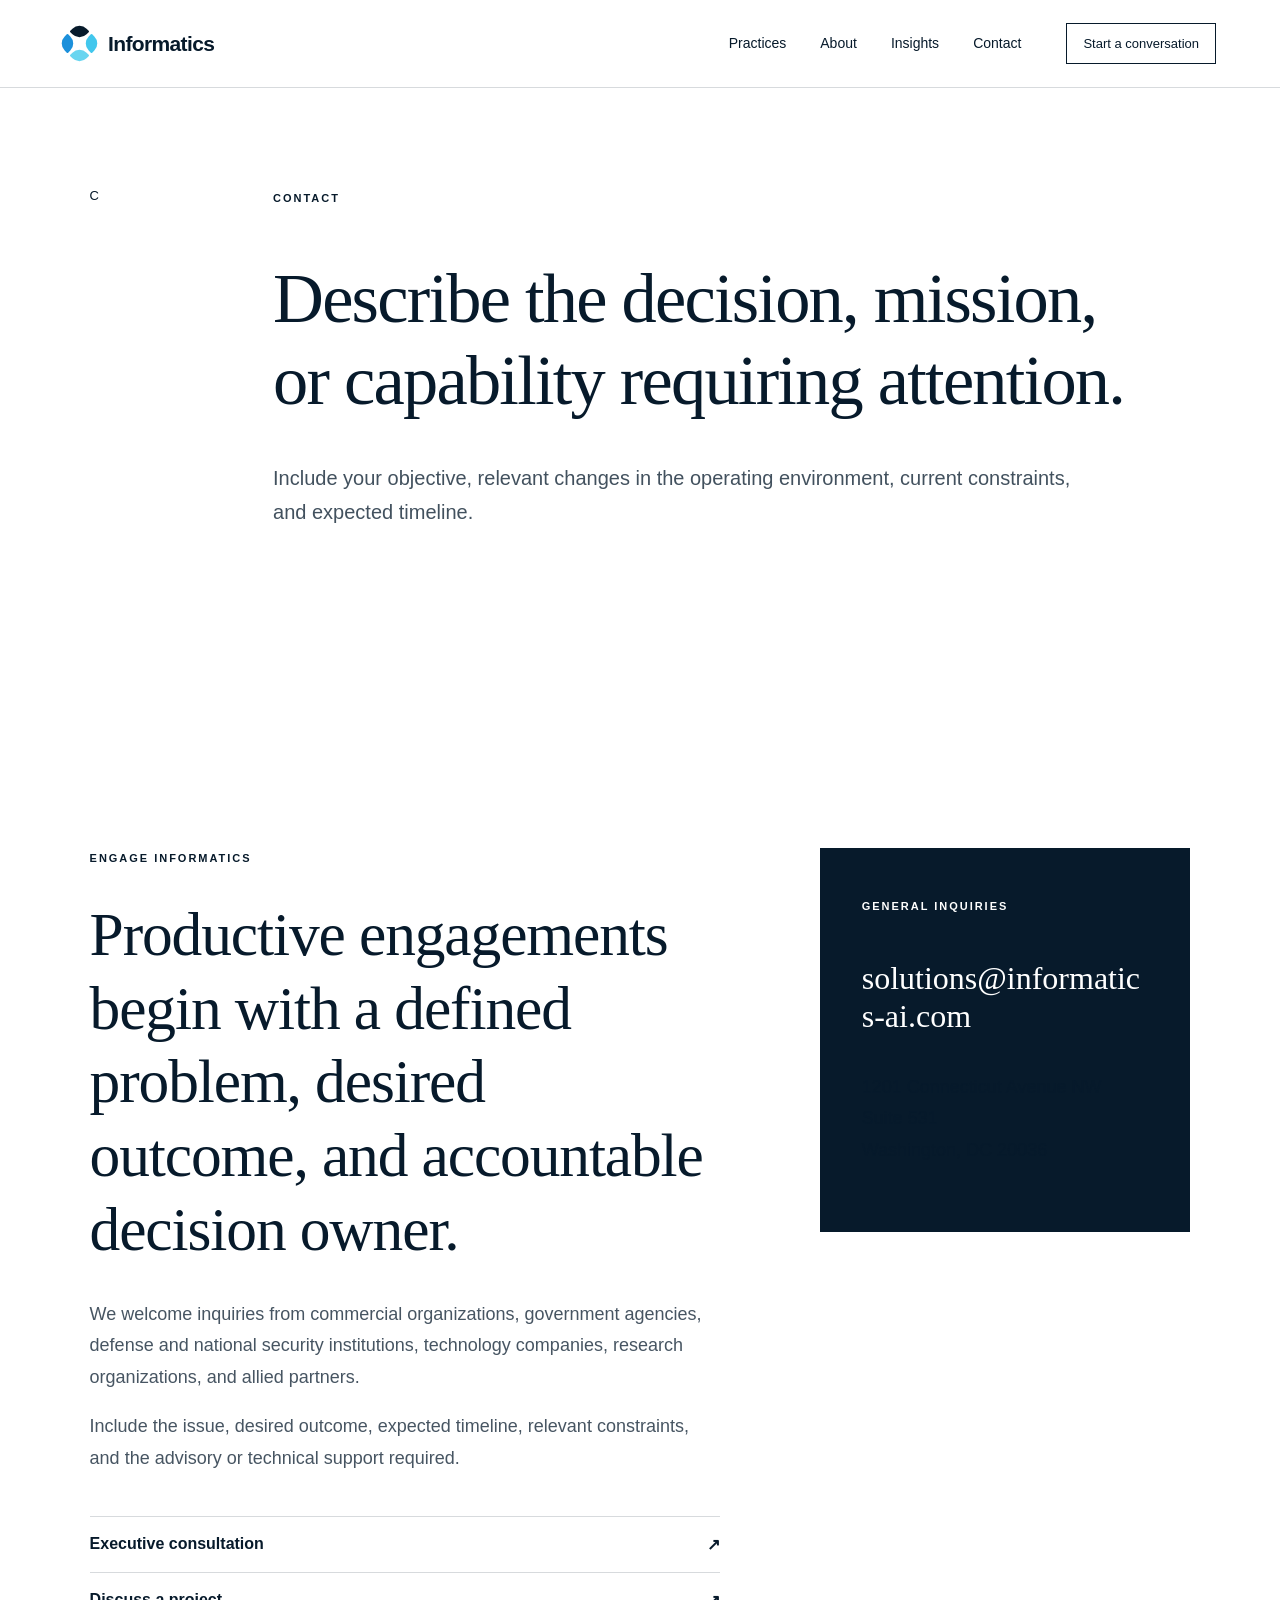
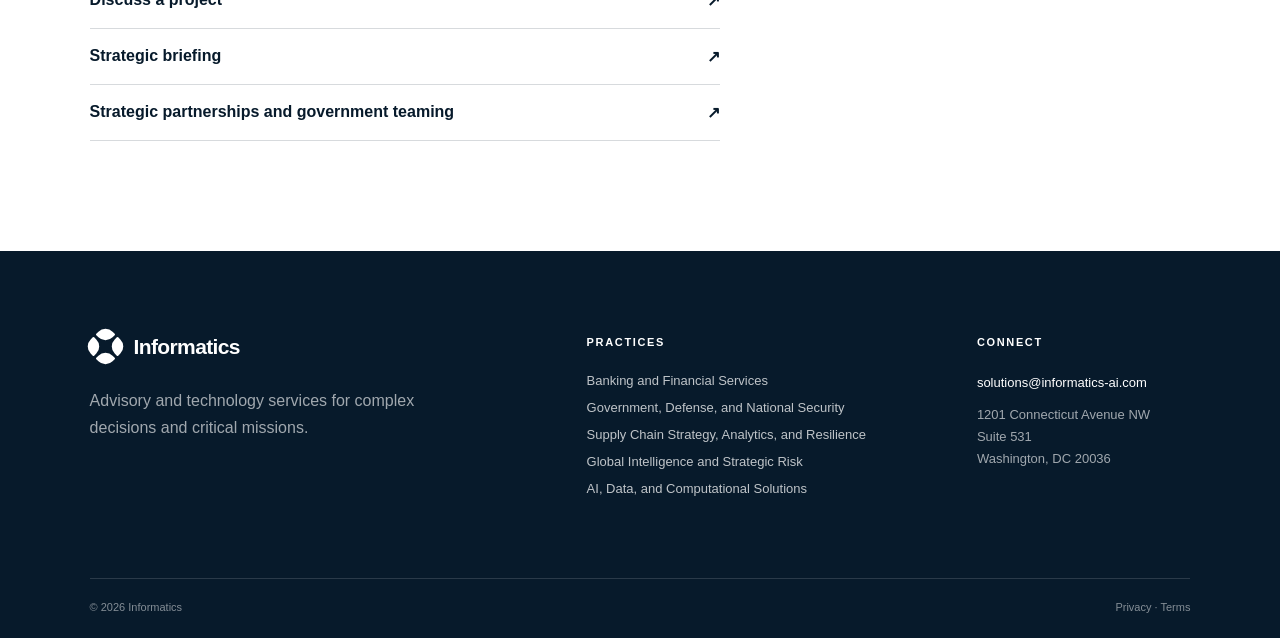
<file: contact.html>
<!doctype html>
<html lang="en">
  <head>
    <meta charset="utf-8" />
    <meta name="viewport" content="width=device-width, initial-scale=1" />
    <title>Contact Informatics</title>
    <meta
      name="description"
      content="Contact Informatics regarding advisory, intelligence, data, AI, modeling, and technology implementation services."
    />
    <link rel="canonical" href="https://informatics-corp.com/contact.html" />
    <meta property="og:type" content="website" /><meta property="og:title" content="Contact Informatics" /><meta property="og:description" content="Discuss an executive consultation, project, strategic briefing, or partnership with Informatics." /><meta name="twitter:card" content="summary" />
    <link rel="shortcut icon" href="favicon.svg" />
    <link rel="icon" href="favicon.svg" />
    <link rel="stylesheet" href="informatics-v4.css" />
  </head>
  <body>
    <header class="header">
      <a class="brand" href="/"
        ><span class="mark" aria-hidden="true"><i></i><b></b></span
        ><span>Informatics</span></a
      >
      <nav aria-label="Primary navigation">
        <a href="/#practices">Practices</a
        ><a href="about.html">About</a><a href="insights.html">Insights</a
        ><a href="contact.html">Contact</a>
      </nav>
      <a class="header-cta" href="contact.html">Start a conversation</a>
    </header>
    <main>
      <section class="page-hero simple">
        <span class="page-number">C</span>
        <div>
          <span class="eyebrow">Contact</span>
          <h1>
            Describe the decision, mission, or capability requiring attention.
          </h1>
          <p>
            Include your objective, relevant changes in the operating environment, current constraints, and expected timeline.
          </p>
        </div>
      </section>
      <section class="contact-section">
        <div>
          <span class="section-label">Engage Informatics</span>
          <h2>Productive engagements begin with a defined problem, desired outcome, and accountable decision owner.</h2>
          <p>
            We welcome inquiries from commercial organizations, government
            agencies, defense and national security institutions, technology
            companies, research organizations, and allied partners.
          </p>
          <p>
            Include the issue, desired outcome, expected timeline, relevant constraints, and the advisory or technical support required.
          </p>
          <div class="contact-options">
            <a href="mailto:solutions@informatics-ai.com?subject=Executive%20consultation">Executive consultation <span>↗</span></a>
            <a href="mailto:solutions@informatics-ai.com?subject=Discuss%20a%20project">Discuss a project <span>↗</span></a>
            <a href="mailto:solutions@informatics-ai.com?subject=Strategic%20briefing">Strategic briefing <span>↗</span></a>
            <a href="mailto:solutions@informatics-ai.com?subject=Partnership%20or%20government%20teaming">Strategic partnerships and government teaming <span>↗</span></a>
          </div>
        </div>
        <div class="contact-card">
          <span class="section-label light">General inquiries</span
          ><a class="contact-email" href="mailto:solutions@informatics-ai.com"
            >solutions@informatics-ai.com</a
          >
          <p>
            1201 Connecticut Avenue NW<br />Suite 531<br />Washington, DC 20036
          </p>
        </div>
      </section>
    </main>
    <footer class="footer">
      <div class="footer-main">
        <div>
          <a class="brand brand-light" href="/"
            ><span class="mark" aria-hidden="true"><i></i><b></b></span
            ><span>Informatics</span></a
          >
          <p>
            Advisory and technology services for complex decisions and critical
            missions.
          </p>
        </div>
        <div>
          <h3>Practices</h3>
          <a href="banking.html">Banking and Financial Services</a
          ><a href="government-defense.html"
            >Government, Defense, and National Security</a
          ><a href="supply-chain.html"
            >Supply Chain Strategy, Analytics, and Resilience</a
          ><a href="global-intelligence.html"
            >Global Intelligence and Strategic Risk</a
          ><a href="ai-data.html">AI, Data, and Computational Solutions</a>
        </div>
        <div>
          <h3>Connect</h3>
          <a href="mailto:solutions@informatics-ai.com"
            >solutions@informatics-ai.com</a
          >
          <p>
            1201 Connecticut Avenue NW<br />Suite 531<br />Washington, DC 20036
          </p>
        </div>
      </div>
      <div class="footer-base">
        <span>© 2026 Informatics</span>
        <span><a href="privacy.html">Privacy</a> · <a href="terms.html">Terms</a></span>
      </div>
    </footer>
  </body>
</html>
</file>
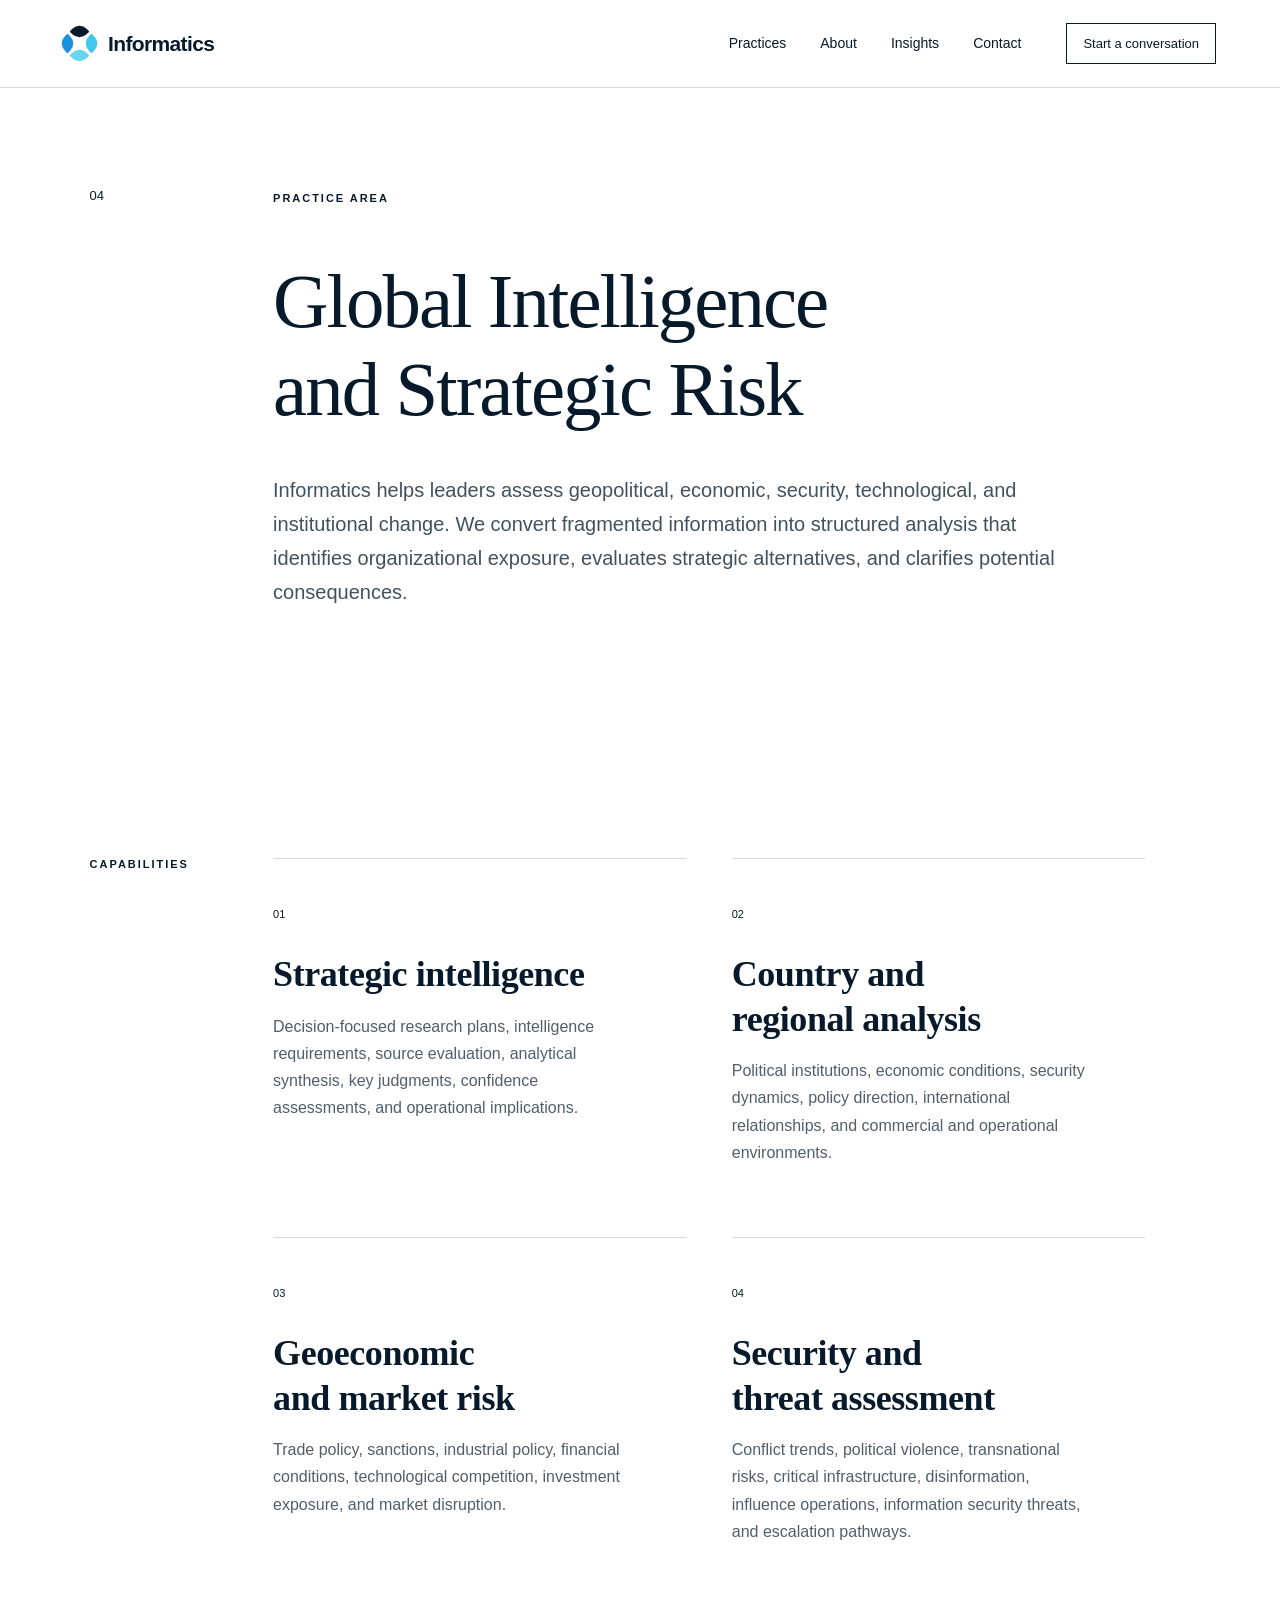
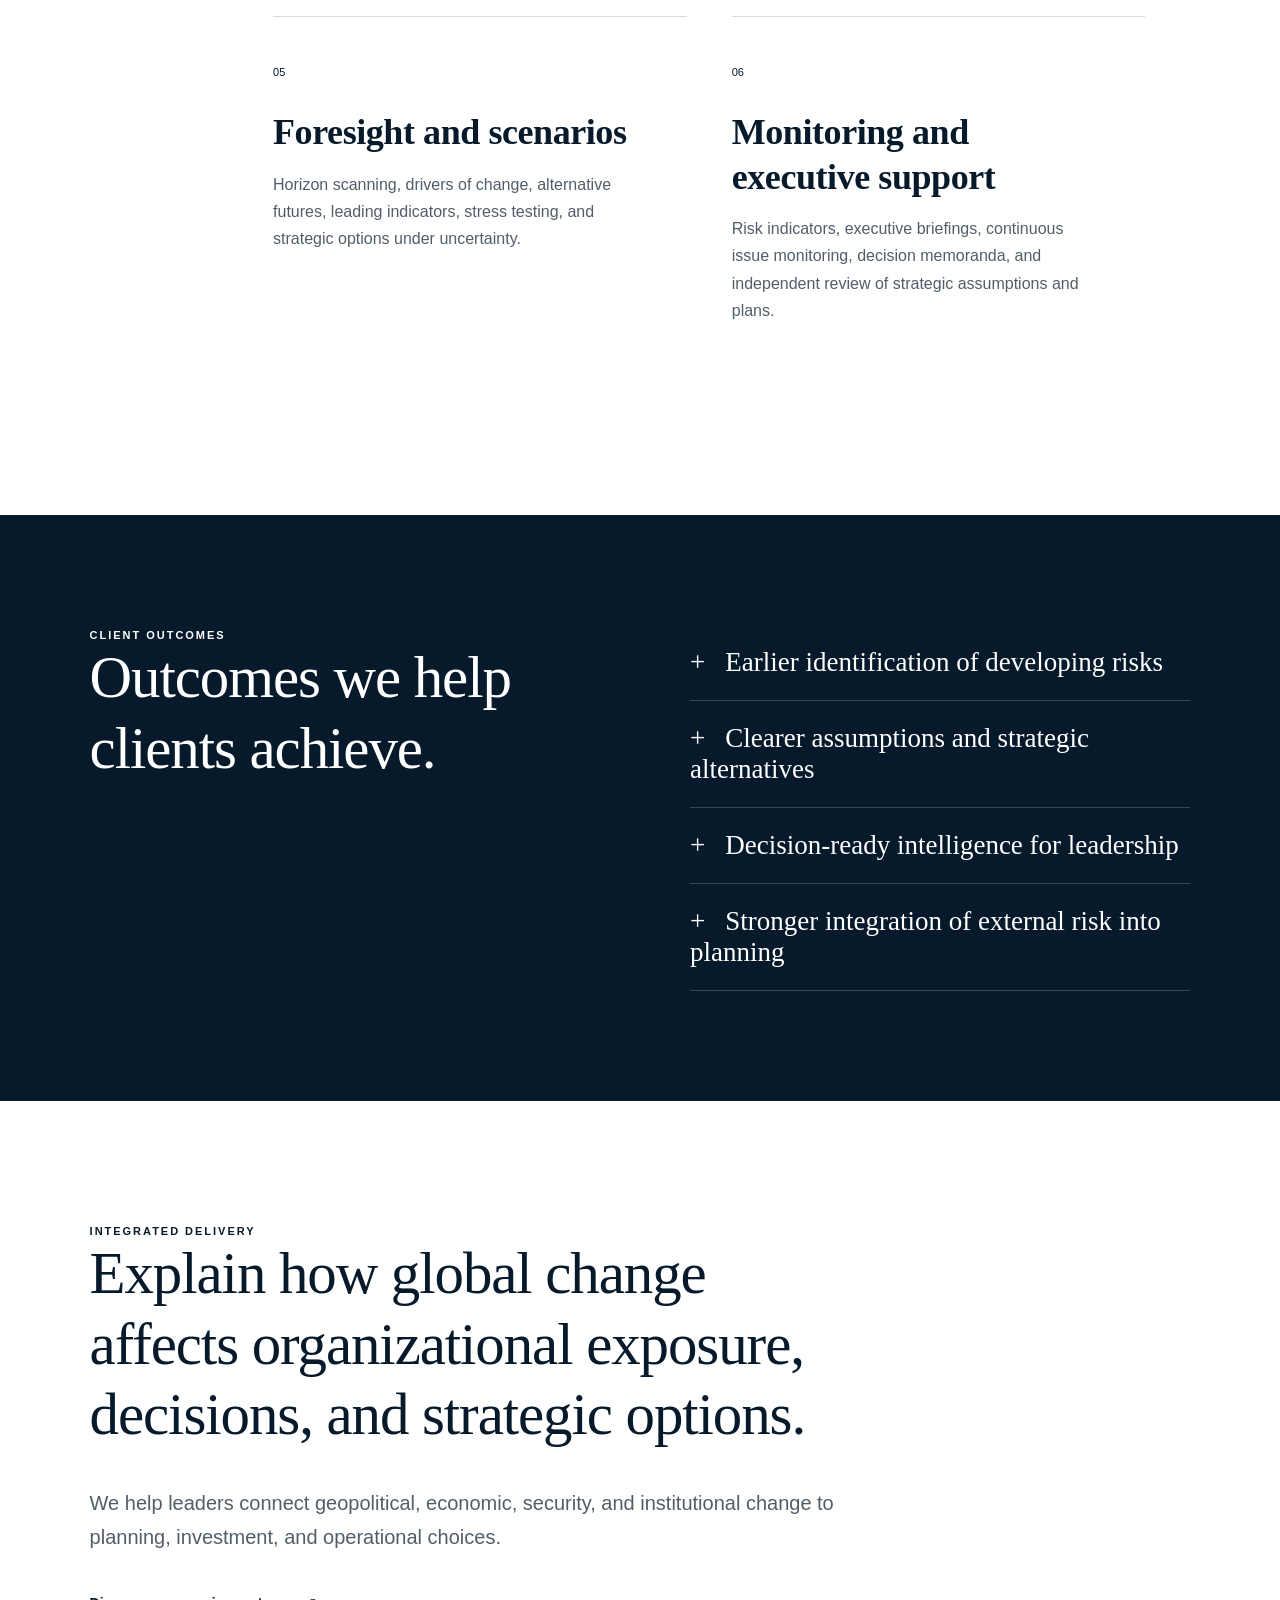
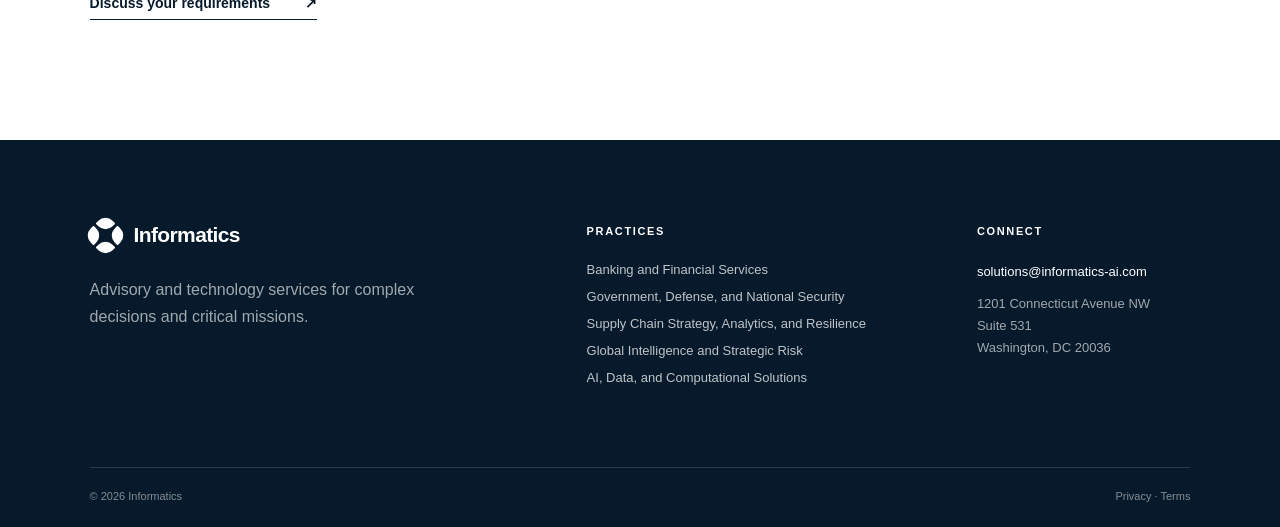
<file: global-intelligence.html>
<!doctype html>
<html lang="en">
  <head>
    <meta charset="utf-8" />
    <meta name="viewport" content="width=device-width, initial-scale=1" />
    <title>Global Intelligence and Strategic Risk | Informatics</title>
    <meta
      name="description"
      content="Strategic intelligence, geopolitical and economic analysis, scenario planning, and risk monitoring for decisionmakers."
    />
    <link rel="canonical" href="https://informatics-corp.com/global-intelligence.html" />
    <meta property="og:type" content="website" /><meta property="og:title" content="Global Intelligence and Strategic Risk | Informatics" /><meta property="og:description" content="Decision-ready geopolitical, geoeconomic, security, and institutional analysis for leadership." /><meta name="twitter:card" content="summary" />
    <link rel="shortcut icon" href="favicon.svg" />
    <link rel="icon" href="favicon.svg" />
    <link rel="stylesheet" href="informatics-v4.css" />
  </head>
  <body>
    <header class="header">
      <a class="brand" href="/"
        ><span class="mark" aria-hidden="true"><i></i><b></b></span
        ><span>Informatics</span></a
      >
      <nav aria-label="Primary navigation">
        <a href="/#practices">Practices</a
        ><a href="about.html">About</a><a href="insights.html">Insights</a
        ><a href="contact.html">Contact</a>
      </nav>
      <a class="header-cta" href="contact.html">Start a conversation</a>
    </header>
    <main>
      <section class="page-hero">
        <span class="page-number">04</span>
        <div>
          <span class="eyebrow">Practice area</span>
          <h1>Global Intelligence and Strategic Risk</h1>
          <p>
            Informatics helps leaders assess geopolitical, economic, security, technological, and institutional change. We convert fragmented information into structured analysis that identifies organizational exposure, evaluates strategic alternatives, and clarifies potential consequences.
          </p>
        </div>
      </section>
      <section class="capabilities">
        <div class="section-label">Capabilities</div>
        <div class="capability-grid">
          <article>
            <span>01</span>
            <h2>Strategic intelligence</h2>
            <p>
              Decision-focused research plans, intelligence requirements, source evaluation, analytical synthesis, key judgments, confidence assessments, and operational implications.
            </p>
          </article>
          <article>
            <span>02</span>
            <h2>Country and regional analysis</h2>
            <p>
              Political institutions, economic conditions, security dynamics, policy direction, international relationships, and commercial and operational environments.
            </p>
          </article>
          <article>
            <span>03</span>
            <h2>Geoeconomic and market risk</h2>
            <p>
              Trade policy, sanctions, industrial policy, financial conditions,
              technological competition, investment exposure, and market
              disruption.
            </p>
          </article>
          <article>
            <span>04</span>
            <h2>Security and threat assessment</h2>
            <p>
              Conflict trends, political violence, transnational risks, critical
              infrastructure, disinformation, influence operations,
              information security threats, and escalation pathways.
            </p>
          </article>
          <article>
            <span>05</span>
            <h2>Foresight and scenarios</h2>
            <p>
              Horizon scanning, drivers of change, alternative futures, leading indicators, stress testing, and strategic options under uncertainty.
            </p>
          </article>
          <article>
            <span>06</span>
            <h2>Monitoring and executive support</h2>
            <p>
              Risk indicators, executive briefings, continuous issue monitoring, decision memoranda, and independent review of strategic assumptions and plans.
            </p>
          </article>
        </div>
      </section>
      <section class="outcomes">
        <div>
          <span class="section-label light">Client outcomes</span>
          <h2>Outcomes we help clients achieve.</h2>
        </div>
        <ul>
          <li>Earlier identification of developing risks</li>
          <li>Clearer assumptions and strategic alternatives</li>
          <li>Decision-ready intelligence for leadership</li>
          <li>Stronger integration of external risk into planning</li>
        </ul>
      </section>
      <section class="related">
        <span class="section-label">Integrated delivery</span>
        <h2>
          Explain how global change affects organizational exposure, decisions,
          and strategic options.
        </h2>
        <p>
          We help leaders connect geopolitical, economic, security, and
          institutional change to planning, investment, and operational choices.
        </p>
        <a class="text-link" href="contact.html"
          >Discuss your requirements <span aria-hidden="true">↗</span></a
        >
      </section>
    </main>
    <footer class="footer">
      <div class="footer-main">
        <div>
          <a class="brand brand-light" href="/"
            ><span class="mark" aria-hidden="true"><i></i><b></b></span
            ><span>Informatics</span></a
          >
          <p>
            Advisory and technology services for complex decisions and critical
            missions.
          </p>
        </div>
        <div>
          <h3>Practices</h3>
          <a href="banking.html">Banking and Financial Services</a
          ><a href="government-defense.html"
            >Government, Defense, and National Security</a
          ><a href="supply-chain.html"
            >Supply Chain Strategy, Analytics, and Resilience</a
          ><a href="global-intelligence.html"
            >Global Intelligence and Strategic Risk</a
          ><a href="ai-data.html">AI, Data, and Computational Solutions</a>
        </div>
        <div>
          <h3>Connect</h3>
          <a href="mailto:solutions@informatics-ai.com"
            >solutions@informatics-ai.com</a
          >
          <p>
            1201 Connecticut Avenue NW<br />Suite 531<br />Washington, DC 20036
          </p>
        </div>
      </div>
      <div class="footer-base">
        <span>© 2026 Informatics</span>
        <span><a href="privacy.html">Privacy</a> · <a href="terms.html">Terms</a></span>
      </div>
    </footer>
  </body>
</html>
</file>
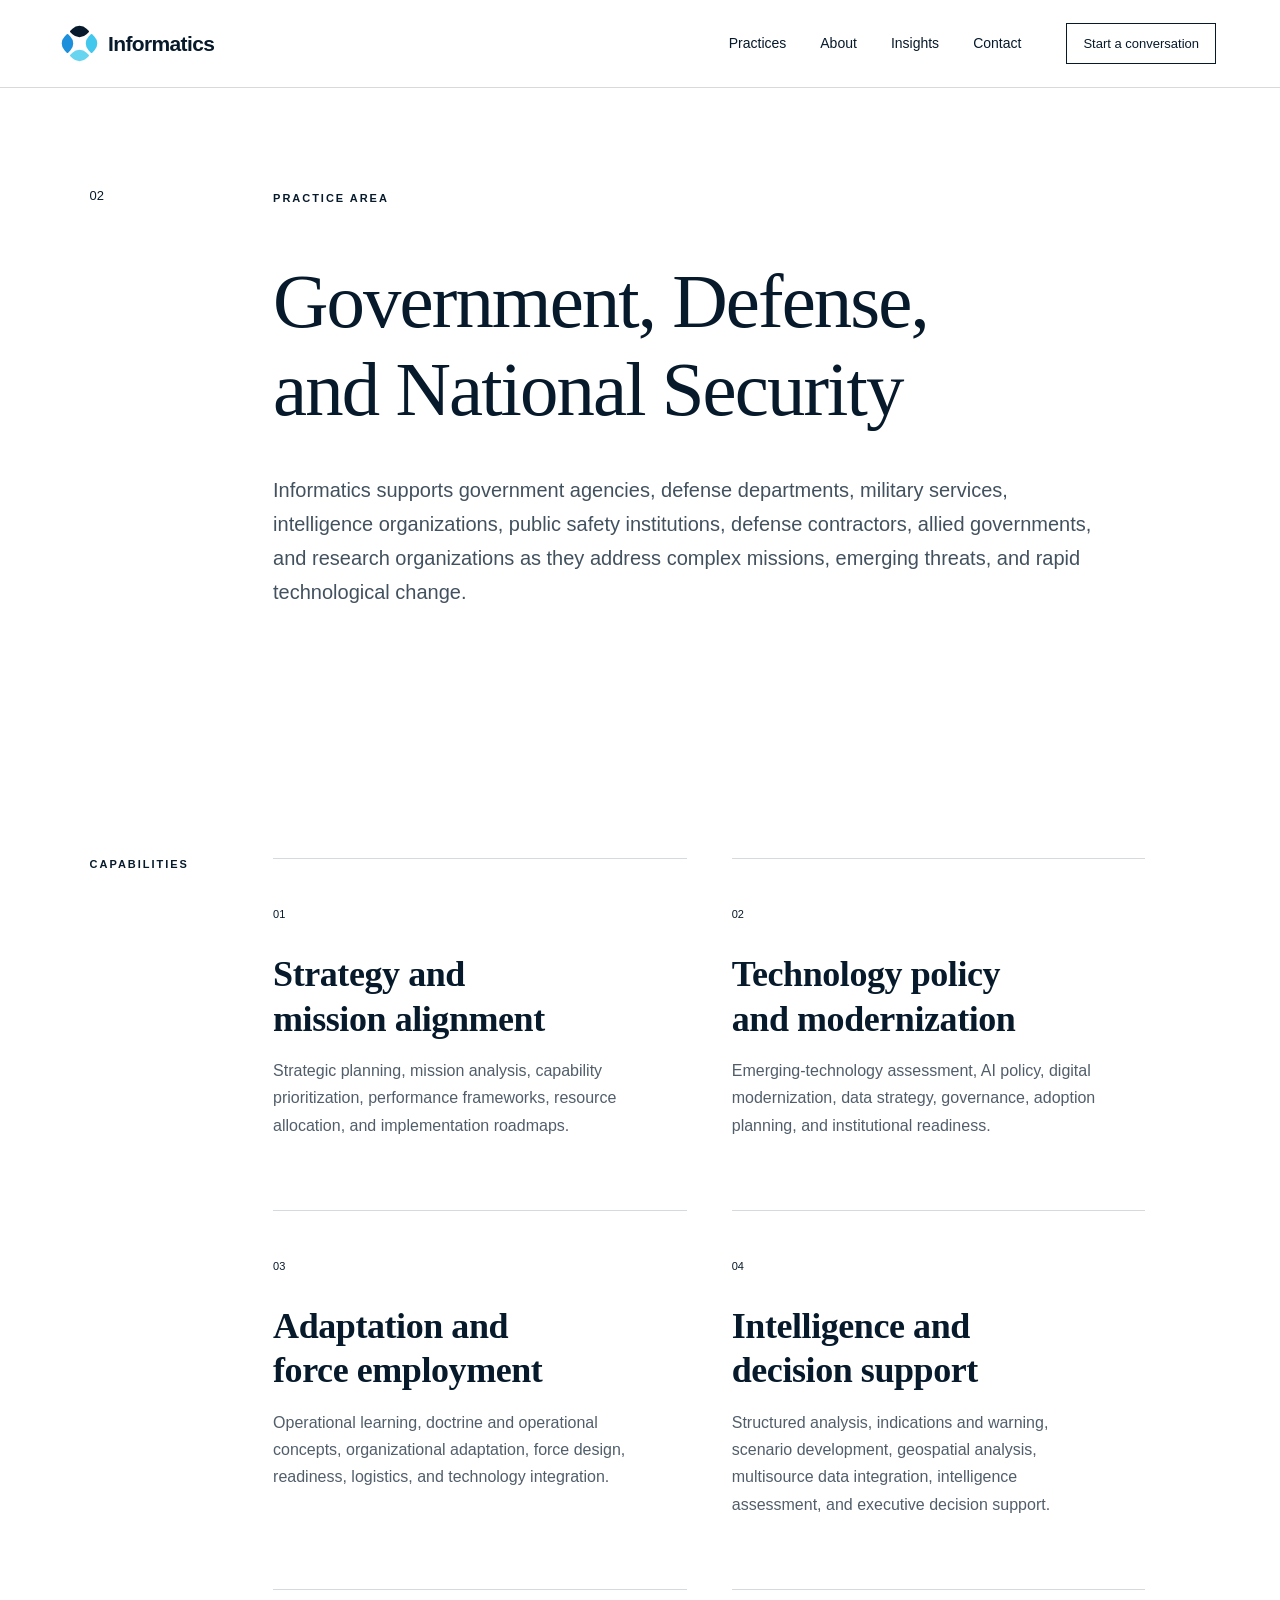
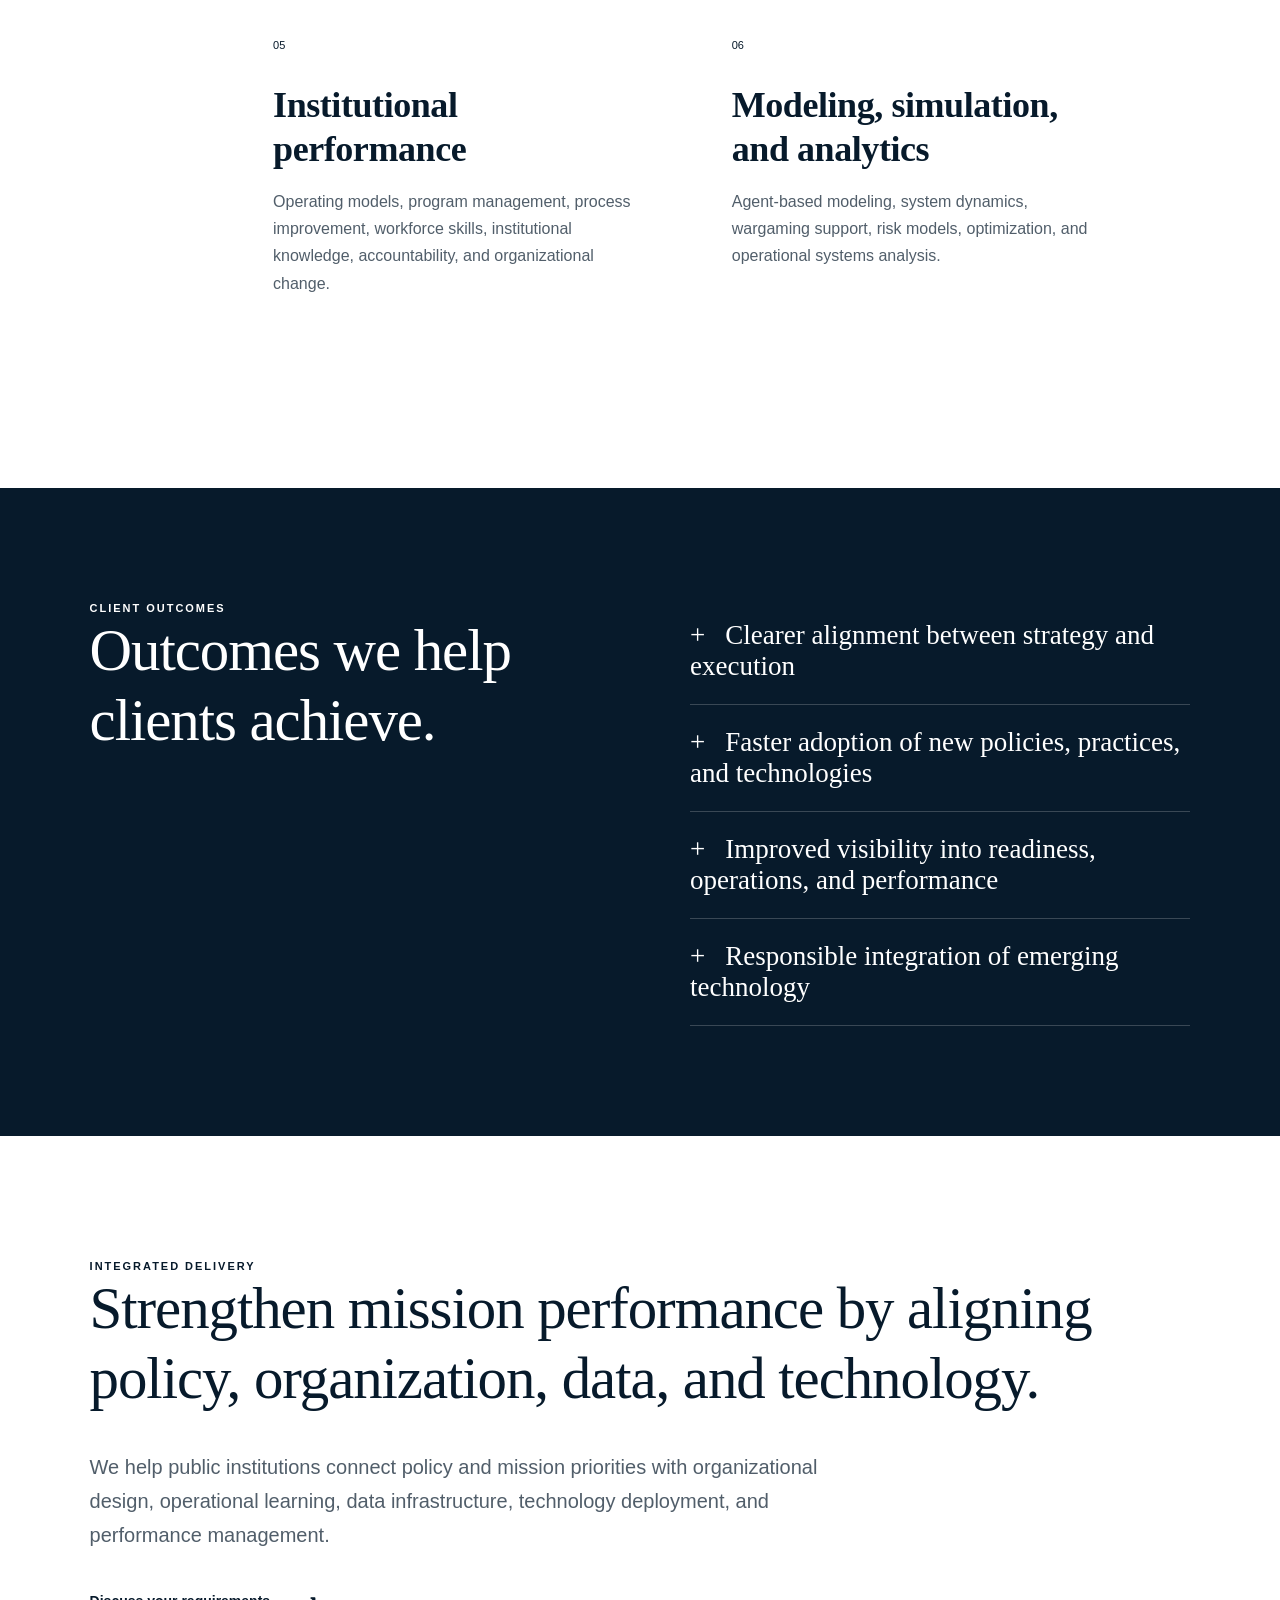
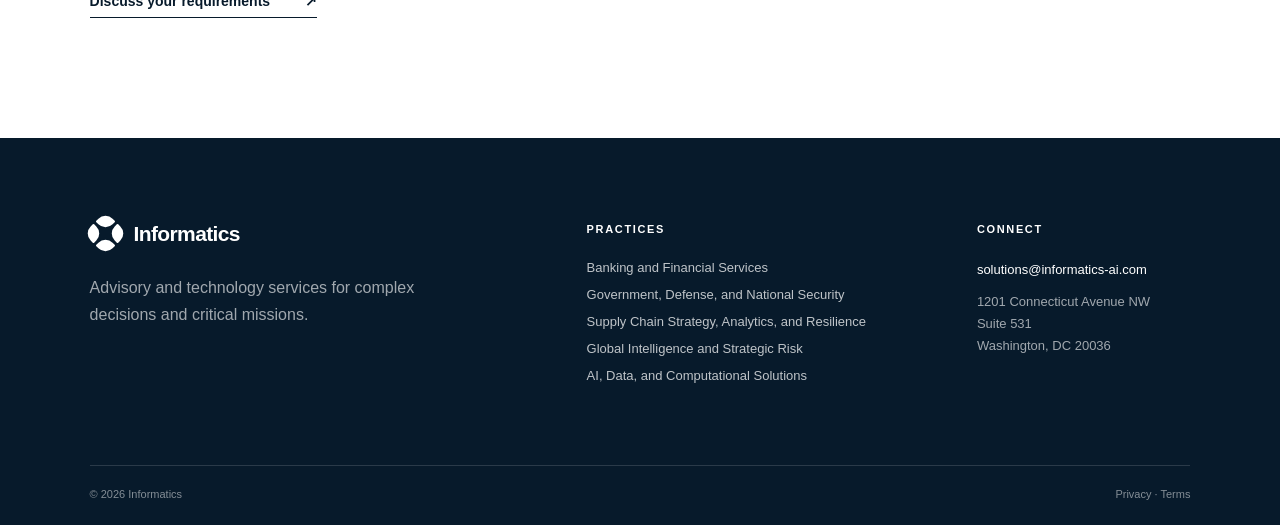
<file: government-defense.html>
<!doctype html>
<html lang="en">
  <head>
    <meta charset="utf-8" />
    <meta name="viewport" content="width=device-width, initial-scale=1" />
    <title>Government, Defense, and National Security | Informatics</title>
    <meta
      name="description"
      content="Strategy, policy, institutional analysis, mission enablement, and technology implementation for public-sector and national security organizations."
    />
    <link rel="canonical" href="https://informatics-corp.com/government-defense.html" />
    <meta property="og:type" content="website" /><meta property="og:title" content="Government, Defense, and National Security | Informatics" /><meta property="og:description" content="Mission strategy, technology policy, institutional adaptation, intelligence, modeling, and implementation." /><meta name="twitter:card" content="summary" />
    <link rel="shortcut icon" href="favicon.svg" />
    <link rel="icon" href="favicon.svg" />
    <link rel="stylesheet" href="informatics-v4.css" />
  </head>
  <body>
    <header class="header">
      <a class="brand" href="/"
        ><span class="mark" aria-hidden="true"><i></i><b></b></span
        ><span>Informatics</span></a
      >
      <nav aria-label="Primary navigation">
        <a href="/#practices">Practices</a
        ><a href="about.html">About</a><a href="insights.html">Insights</a
        ><a href="contact.html">Contact</a>
      </nav>
      <a class="header-cta" href="contact.html">Start a conversation</a>
    </header>
    <main>
      <section class="page-hero">
        <span class="page-number">02</span>
        <div>
          <span class="eyebrow">Practice area</span>
          <h1>Government, Defense, and National Security</h1>
          <p>
            Informatics supports government agencies, defense departments, military services, intelligence organizations, public safety institutions, defense contractors, allied governments, and research organizations as they address complex missions, emerging threats, and rapid technological change.
          </p>
        </div>
      </section>
      <section class="capabilities">
        <div class="section-label">Capabilities</div>
        <div class="capability-grid">
          <article>
            <span>01</span>
            <h2>Strategy and mission alignment</h2>
            <p>
              Strategic planning, mission analysis, capability prioritization,
              performance frameworks, resource allocation, and implementation
              roadmaps.
            </p>
          </article>
          <article>
            <span>02</span>
            <h2>Technology policy and modernization</h2>
            <p>
              Emerging-technology assessment, AI policy, digital modernization,
              data strategy, governance, adoption planning, and institutional
              readiness.
            </p>
          </article>
          <article>
            <span>03</span>
            <h2>Adaptation and force employment</h2>
            <p>
              Operational learning, doctrine and operational concepts, organizational
              adaptation, force design, readiness, logistics, and technology
              integration.
            </p>
          </article>
          <article>
            <span>04</span>
            <h2>Intelligence and decision support</h2>
            <p>
              Structured analysis, indications and warning, scenario development, geospatial analysis, multisource data integration, intelligence assessment, and executive decision support.
            </p>
          </article>
          <article>
            <span>05</span>
            <h2>Institutional performance</h2>
            <p>
              Operating models, program management, process improvement,
              workforce skills, institutional knowledge, accountability, and
              organizational change.
            </p>
          </article>
          <article>
            <span>06</span>
            <h2>Modeling, simulation, and analytics</h2>
            <p>
              Agent-based modeling, system dynamics, wargaming support, risk
              models, optimization, and operational systems analysis.
            </p>
          </article>
        </div>
      </section>
      <section class="outcomes">
        <div>
          <span class="section-label light">Client outcomes</span>
          <h2>Outcomes we help clients achieve.</h2>
        </div>
        <ul>
          <li>Clearer alignment between strategy and execution</li>
          <li>Faster adoption of new policies, practices, and technologies</li>
          <li>Improved visibility into readiness, operations, and performance</li>
          <li>Responsible integration of emerging technology</li>
        </ul>
      </section>
      <section class="related">
        <span class="section-label">Integrated delivery</span>
        <h2>
          Strengthen mission performance by aligning policy, organization,
          data, and technology.
        </h2>
        <p>
          We help public institutions connect policy and mission priorities with organizational design, operational learning, data infrastructure, technology deployment, and performance management.
        </p>
        <a class="text-link" href="contact.html"
          >Discuss your requirements <span aria-hidden="true">↗</span></a
        >
      </section>
    </main>
    <footer class="footer">
      <div class="footer-main">
        <div>
          <a class="brand brand-light" href="/"
            ><span class="mark" aria-hidden="true"><i></i><b></b></span
            ><span>Informatics</span></a
          >
          <p>
            Advisory and technology services for complex decisions and critical
            missions.
          </p>
        </div>
        <div>
          <h3>Practices</h3>
          <a href="banking.html">Banking and Financial Services</a
          ><a href="government-defense.html"
            >Government, Defense, and National Security</a
          ><a href="supply-chain.html"
            >Supply Chain Strategy, Analytics, and Resilience</a
          ><a href="global-intelligence.html"
            >Global Intelligence and Strategic Risk</a
          ><a href="ai-data.html">AI, Data, and Computational Solutions</a>
        </div>
        <div>
          <h3>Connect</h3>
          <a href="mailto:solutions@informatics-ai.com"
            >solutions@informatics-ai.com</a
          >
          <p>
            1201 Connecticut Avenue NW<br />Suite 531<br />Washington, DC 20036
          </p>
        </div>
      </div>
      <div class="footer-base">
        <span>© 2026 Informatics</span>
        <span><a href="privacy.html">Privacy</a> · <a href="terms.html">Terms</a></span>
      </div>
    </footer>
  </body>
</html>
</file>
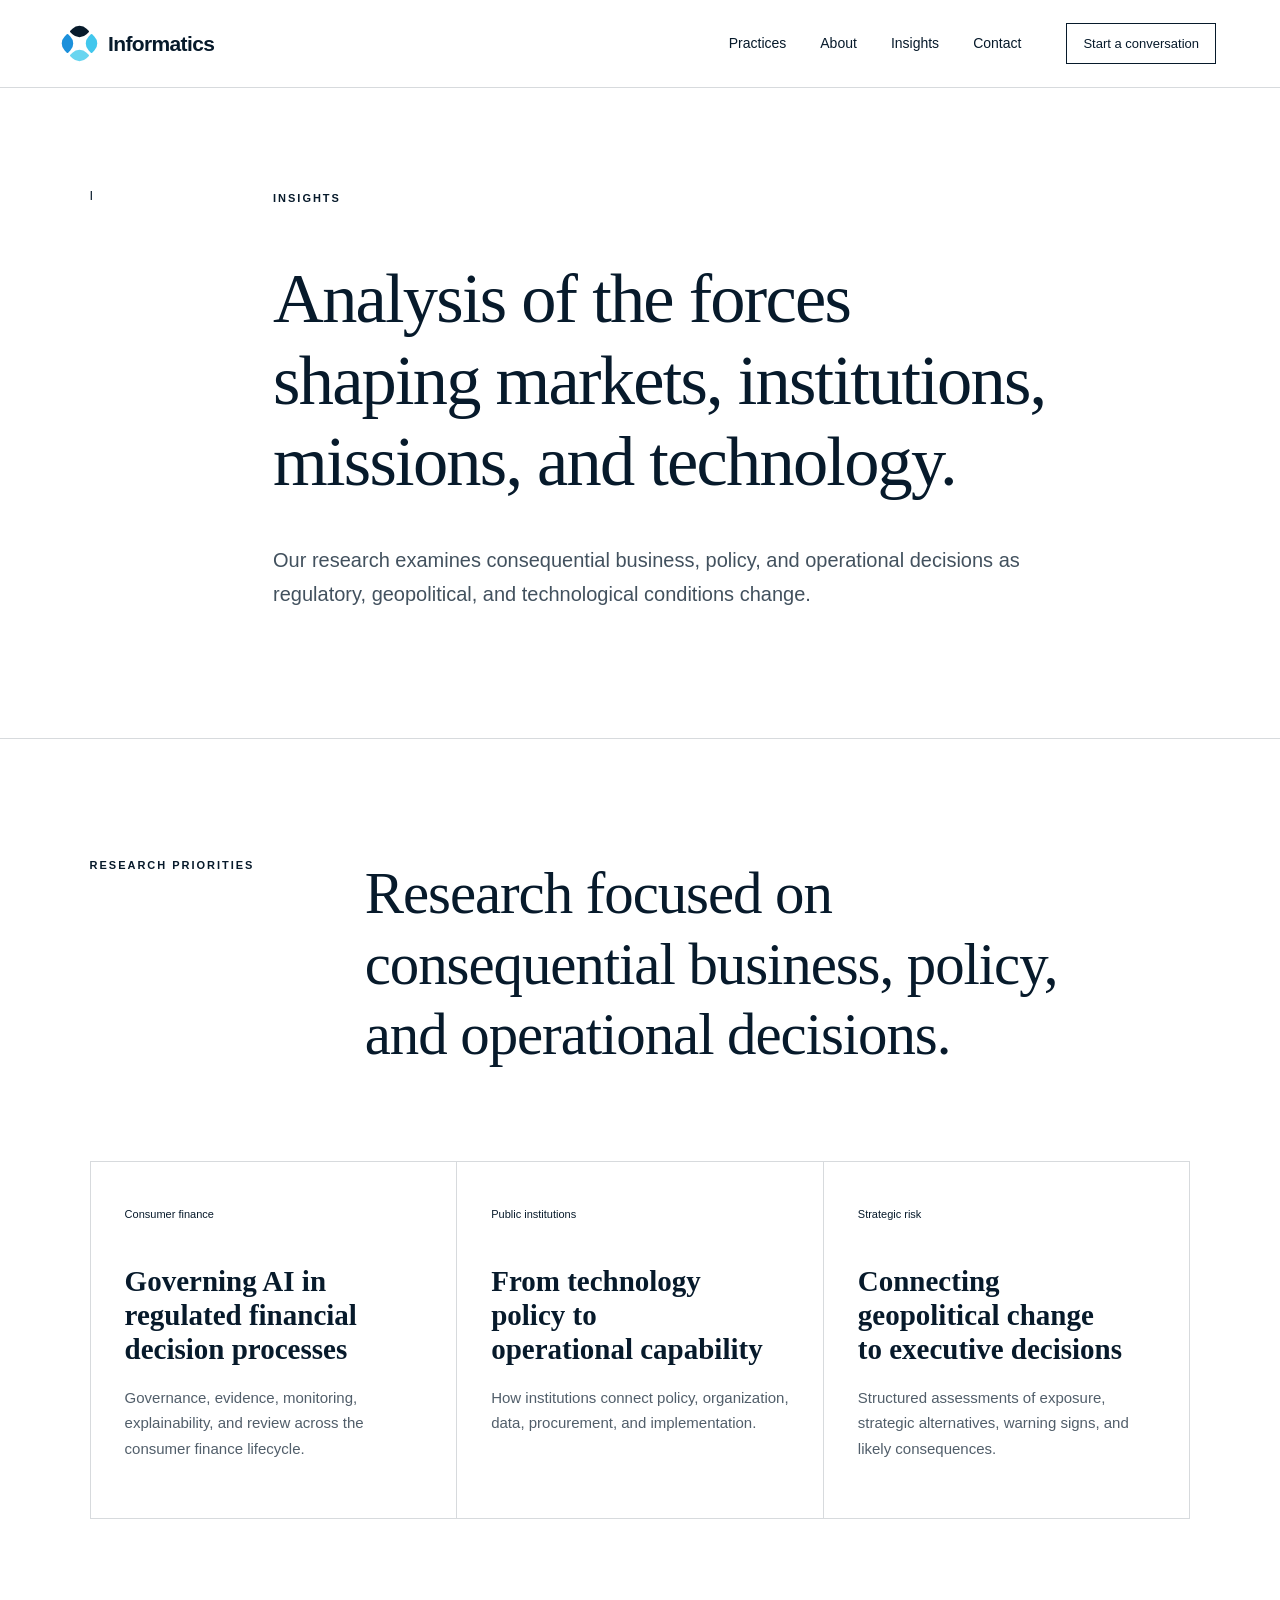
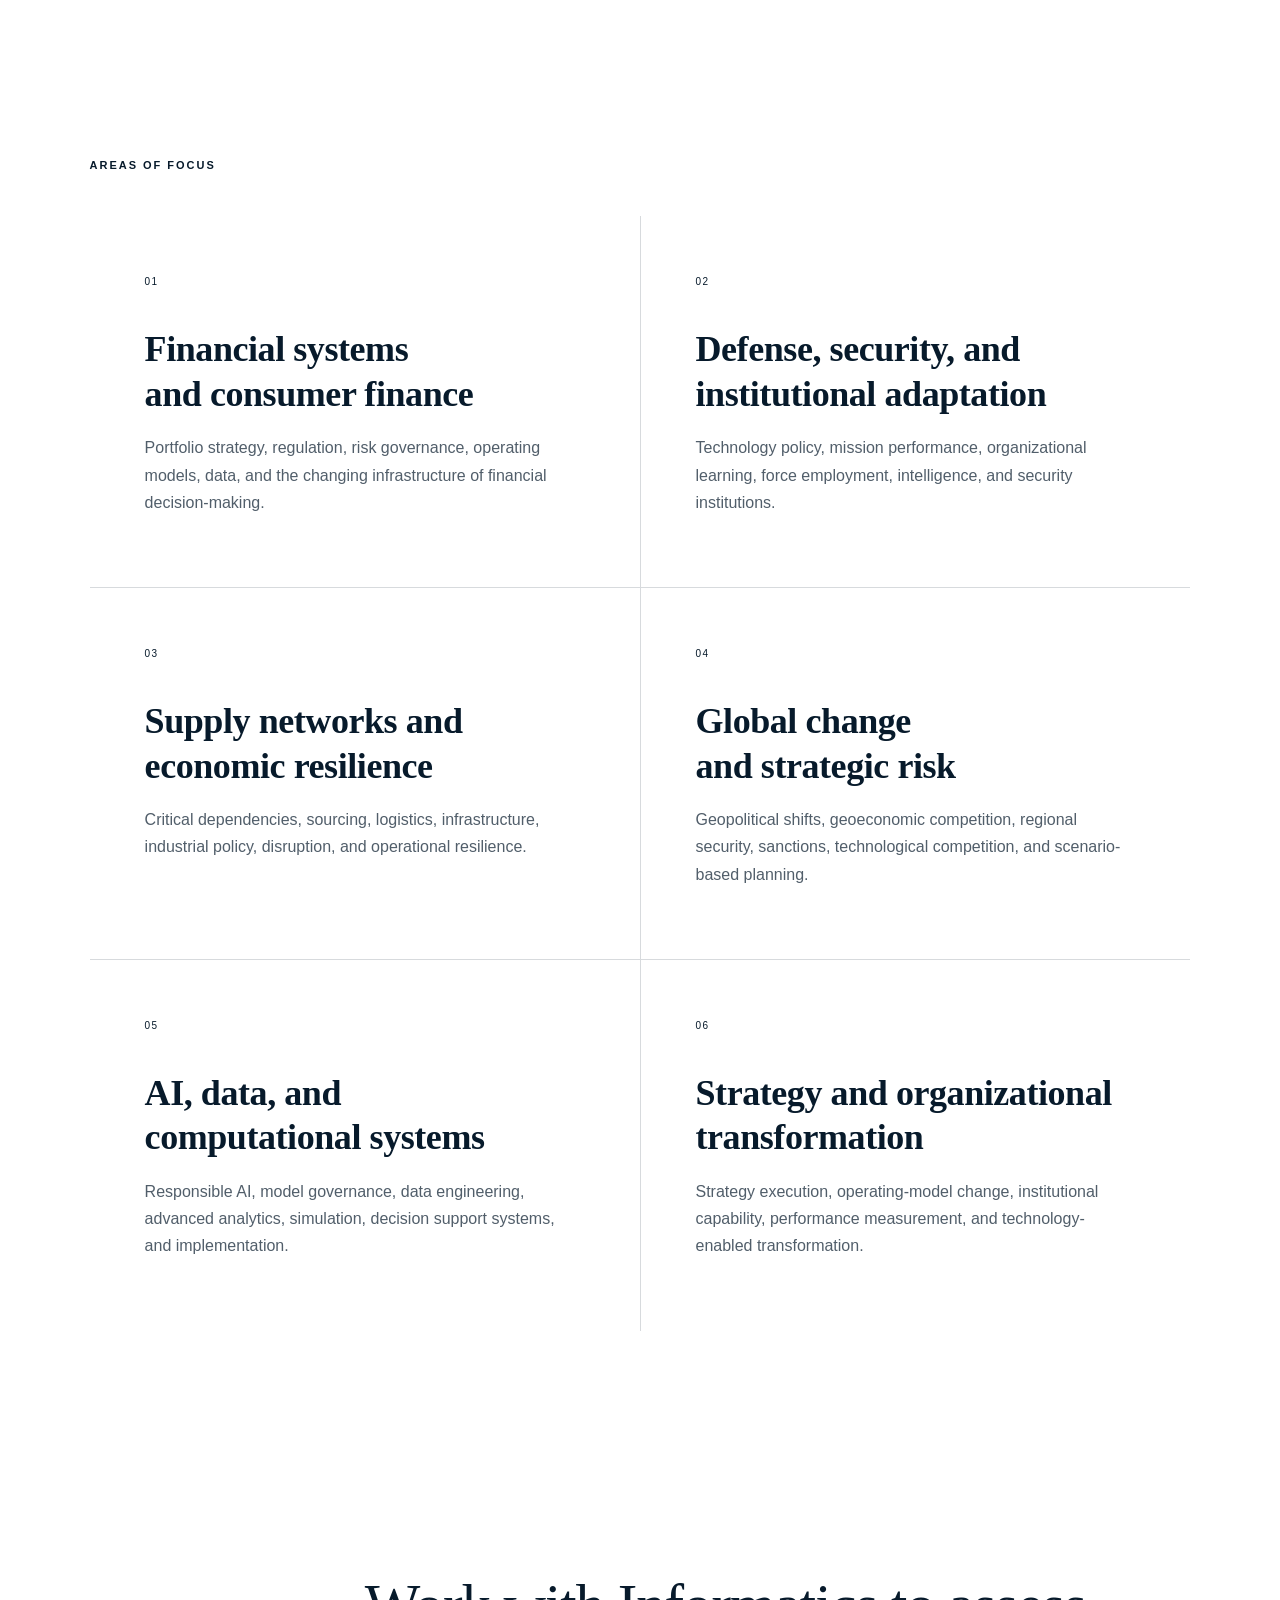
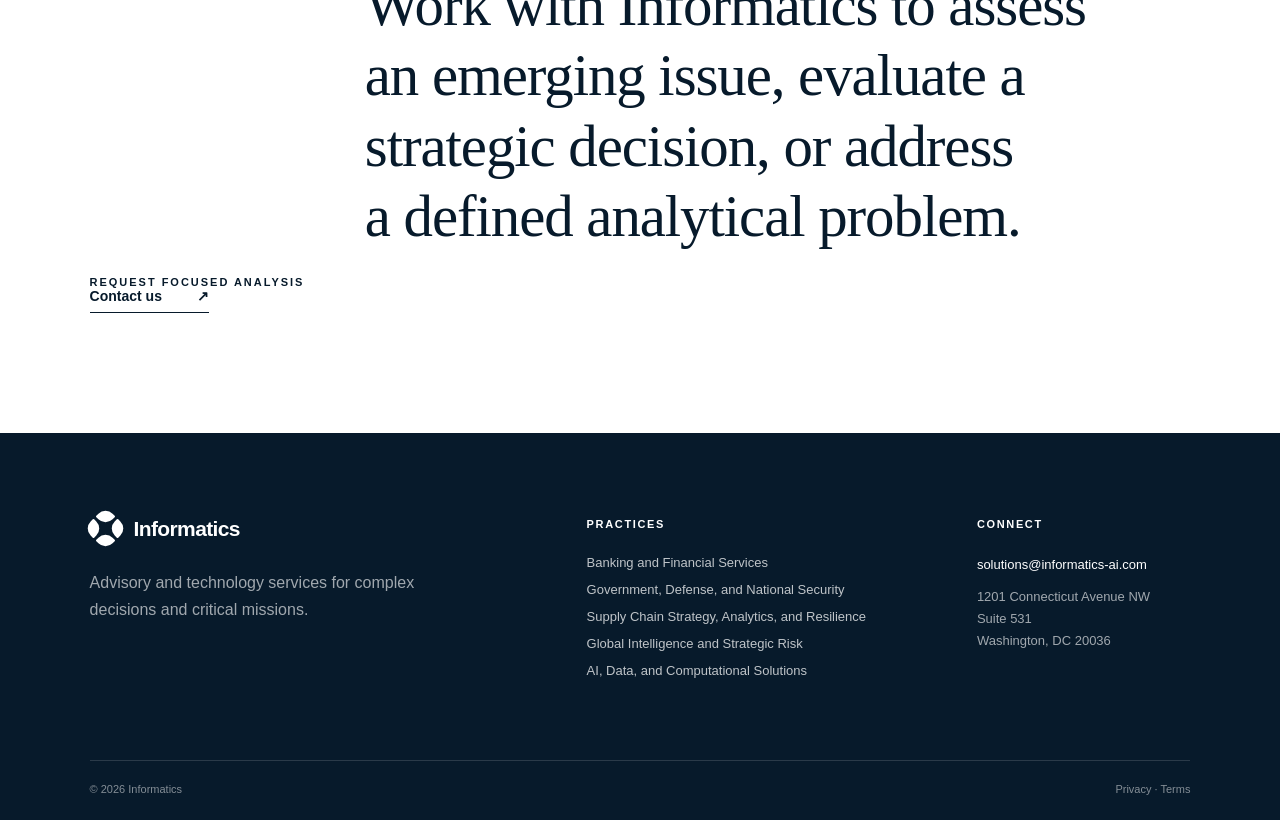
<file: insights.html>
<!doctype html>
<html lang="en">
  <head>
    <meta charset="utf-8" />
    <meta name="viewport" content="width=device-width, initial-scale=1" />
    <title>Insights | Informatics</title>
    <meta
      name="description"
      content="Informatics perspectives on financial services, national security, supply chains, strategic risk, data, and artificial intelligence."
    />
    <link rel="canonical" href="https://informatics-corp.com/insights.html" />
    <meta property="og:type" content="website" />
    <meta property="og:url" content="https://informatics-corp.com/insights.html" />
    <meta property="og:title" content="Insights | Informatics" />
    <meta property="og:description" content="Analysis of financial systems, national security, supply networks, strategic risk, and governed AI." />
    <meta name="twitter:card" content="summary" />
    <link rel="shortcut icon" href="favicon.svg" />
    <link rel="icon" href="favicon.svg" />
    <link rel="stylesheet" href="informatics-v4.css" />
  </head>
  <body>
    <header class="header">
      <a class="brand" href="/"
        ><span class="mark" aria-hidden="true"><i></i><b></b></span
        ><span>Informatics</span></a
      >
      <nav aria-label="Primary navigation">
        <a href="/#practices">Practices</a
        ><a href="about.html">About</a><a href="insights.html">Insights</a
        ><a href="contact.html">Contact</a>
      </nav>
      <a class="header-cta" href="contact.html">Start a conversation</a>
    </header>
    <main>
      <section class="page-hero simple">
        <span class="page-number">I</span>
        <div>
          <span class="eyebrow">Insights</span>
          <h1>Analysis of the forces shaping markets, institutions, missions, and technology.</h1>
          <p>
            Our research examines consequential business, policy, and operational decisions as regulatory, geopolitical, and technological conditions change.
          </p>
        </div>
      </section>
      <section class="insight-publications">
        <div class="section-intro compact">
          <span class="section-label">Research priorities</span>
          <h2>Research focused on consequential business, policy, and operational decisions.</h2>
        </div>
        <div class="publication-grid">
          <article class="publication-card">
            <span>Consumer finance</span>
            <h3>Governing AI in regulated financial decision processes</h3>
            <p>Governance, evidence, monitoring, explainability, and review across the consumer finance lifecycle.</p>
          </article>
          <article class="publication-card">
            <span>Public institutions</span>
            <h3>From technology policy to operational capability</h3>
            <p>How institutions connect policy, organization, data, procurement, and implementation.</p>
          </article>
          <article class="publication-card">
            <span>Strategic risk</span>
            <h3>Connecting geopolitical change to executive decisions</h3>
            <p>Structured assessments of exposure, strategic alternatives, warning signs, and likely consequences.</p>
          </article>
        </div>
      </section>
      <section class="insight-themes">
        <span class="section-label">Areas of focus</span>
        <div class="theme-grid">
          <article>
            <span>01</span>
            <h2>Financial systems and consumer finance</h2>
            <p>
              Portfolio strategy, regulation, risk governance, operating models,
              data, and the changing infrastructure of financial
              decision-making.
            </p>
          </article>
          <article>
            <span>02</span>
            <h2>Defense, security, and institutional adaptation</h2>
            <p>
              Technology policy, mission performance, organizational learning,
              force employment, intelligence, and security institutions.
            </p>
          </article>
          <article>
            <span>03</span>
            <h2>Supply networks and economic resilience</h2>
            <p>
              Critical dependencies, sourcing, logistics, infrastructure,
              industrial policy, disruption, and operational resilience.
            </p>
          </article>
          <article>
            <span>04</span>
            <h2>Global change and strategic risk</h2>
            <p>
              Geopolitical shifts, geoeconomic competition, regional security,
              sanctions, technological competition, and scenario-based planning.
            </p>
          </article>
          <article>
            <span>05</span>
            <h2>AI, data, and computational systems</h2>
            <p>
              Responsible AI, model governance, data engineering, advanced analytics, simulation, decision support systems, and implementation.
            </p>
          </article>
          <article>
            <span>06</span>
            <h2>Strategy and organizational transformation</h2>
            <p>
              Strategy execution, operating-model change, institutional
              capability, performance measurement, and technology-enabled
              transformation.
            </p>
          </article>
        </div>
      </section>
      <section class="cta-band">
        <span class="section-label">Request focused analysis</span>
        <h2>
          Work with Informatics to assess an emerging issue, evaluate a strategic decision, or address a defined analytical problem.
        </h2>
        <a class="text-link" href="contact.html"
          >Contact us <span aria-hidden="true">↗</span></a
        >
      </section>
    </main>
    <footer class="footer">
      <div class="footer-main">
        <div>
          <a class="brand brand-light" href="/"
            ><span class="mark" aria-hidden="true"><i></i><b></b></span
            ><span>Informatics</span></a
          >
          <p>
            Advisory and technology services for complex decisions and critical
            missions.
          </p>
        </div>
        <div>
          <h3>Practices</h3>
          <a href="banking.html">Banking and Financial Services</a
          ><a href="government-defense.html"
            >Government, Defense, and National Security</a
          ><a href="supply-chain.html"
            >Supply Chain Strategy, Analytics, and Resilience</a
          ><a href="global-intelligence.html"
            >Global Intelligence and Strategic Risk</a
          ><a href="ai-data.html">AI, Data, and Computational Solutions</a>
        </div>
        <div>
          <h3>Connect</h3>
          <a href="mailto:solutions@informatics-ai.com"
            >solutions@informatics-ai.com</a
          >
          <p>
            1201 Connecticut Avenue NW<br />Suite 531<br />Washington, DC 20036
          </p>
        </div>
      </div>
      <div class="footer-base">
        <span>© 2026 Informatics</span>
        <span><a href="privacy.html">Privacy</a> · <a href="terms.html">Terms</a></span>
      </div>
    </footer>
  </body>
</html>
</file>
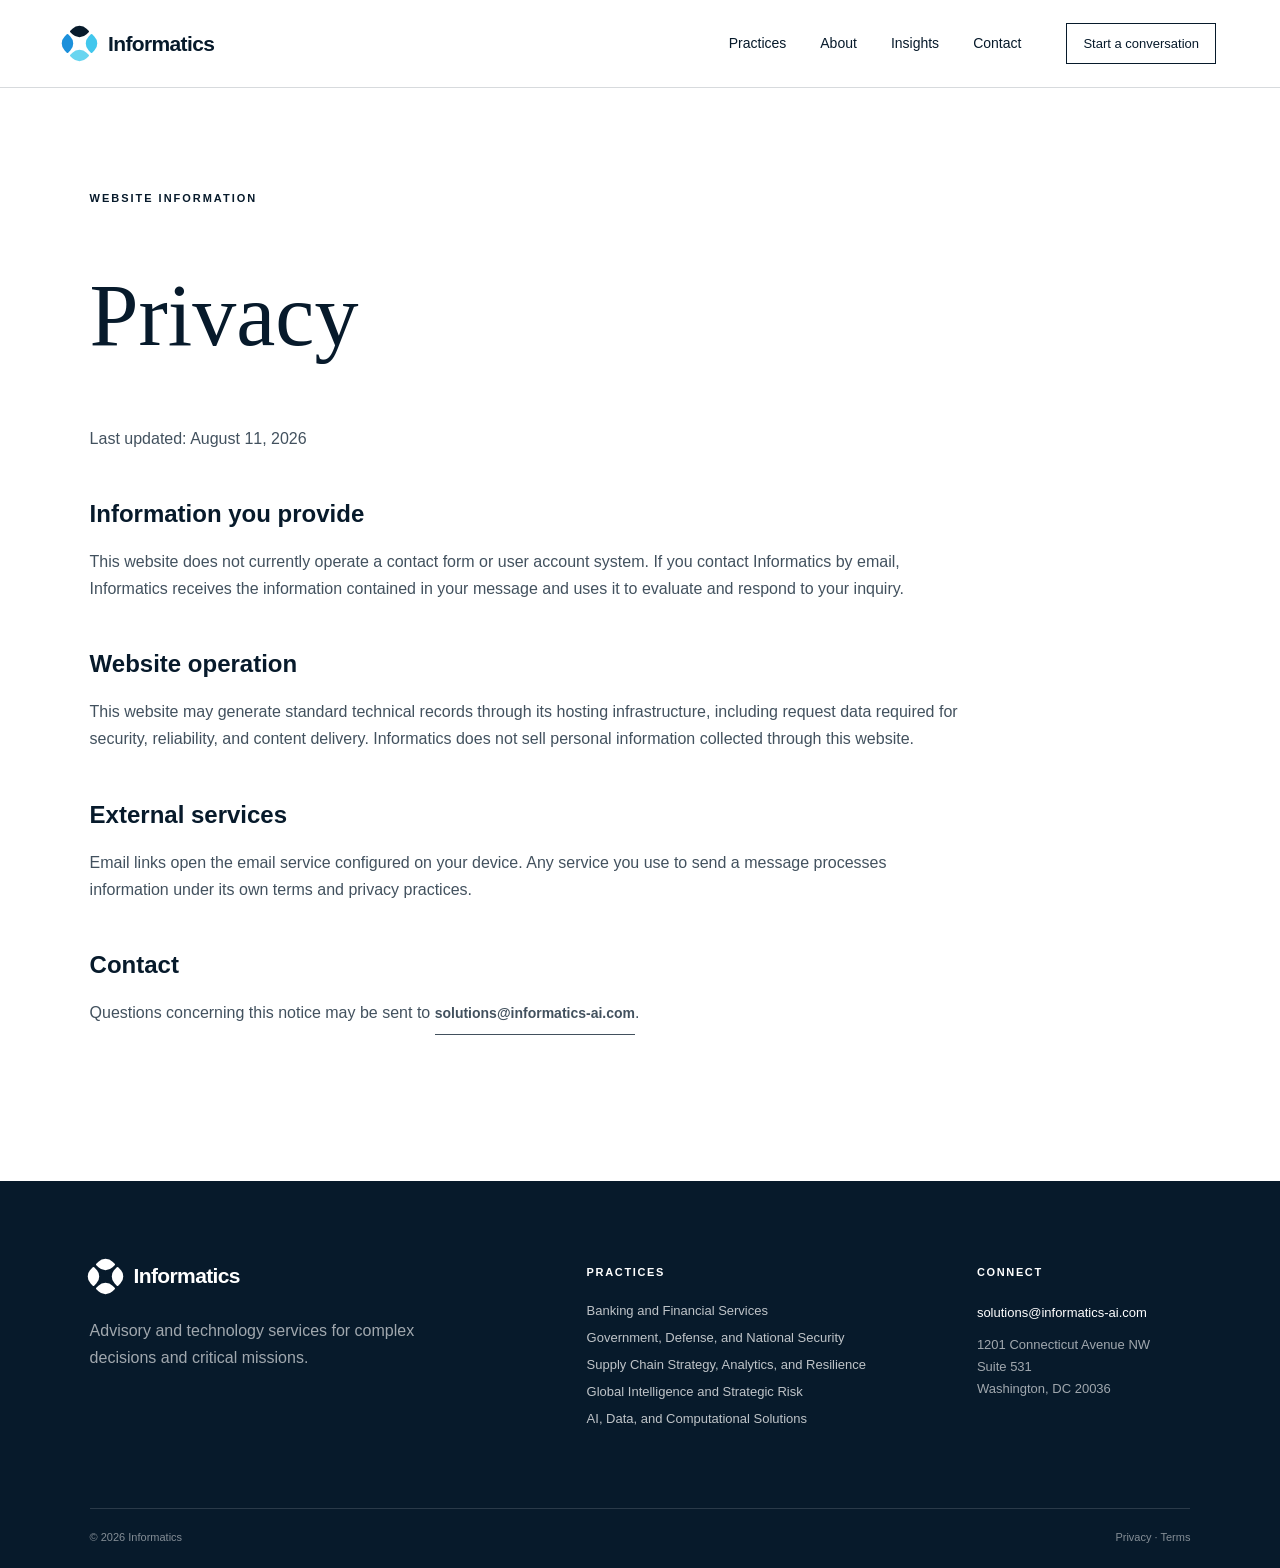
<file: privacy.html>
<!doctype html>
<html lang="en">
  <head>
    <meta charset="utf-8" />
    <meta name="viewport" content="width=device-width, initial-scale=1" />
    <title>Privacy | Informatics</title>
    <meta name="description" content="Privacy information for the Informatics website." />
    <link rel="canonical" href="https://informatics-corp.com/privacy.html" />
    <link rel="icon" href="favicon.svg" />
    <link rel="stylesheet" href="informatics-v4.css" />
  </head>
  <body>
    <header class="header">
      <a class="brand" href="/"><span class="mark" aria-hidden="true"><i></i><b></b></span><span>Informatics</span></a>
      <nav aria-label="Primary navigation"><a href="/#practices">Practices</a><a href="about.html">About</a><a href="insights.html">Insights</a><a href="contact.html">Contact</a></nav>
      <a class="header-cta" href="contact.html">Start a conversation</a>
    </header>
    <main class="legal-page">
      <span class="eyebrow">Website information</span>
      <h1>Privacy</h1>
      <p>Last updated: August 11, 2026</p>
      <h2>Information you provide</h2>
      <p>This website does not currently operate a contact form or user account system. If you contact Informatics by email, Informatics receives the information contained in your message and uses it to evaluate and respond to your inquiry.</p>
      <h2>Website operation</h2>
      <p>This website may generate standard technical records through its hosting infrastructure, including request data required for security, reliability, and content delivery. Informatics does not sell personal information collected through this website.</p>
      <h2>External services</h2>
      <p>Email links open the email service configured on your device. Any service you use to send a message processes information under its own terms and privacy practices.</p>
      <h2>Contact</h2>
      <p>Questions concerning this notice may be sent to <a class="text-link" href="mailto:solutions@informatics-ai.com">solutions@informatics-ai.com</a>.</p>
    </main>
    <footer class="footer"><div class="footer-main"><div><a class="brand brand-light" href="/"><span class="mark" aria-hidden="true"><i></i><b></b></span><span>Informatics</span></a><p>Advisory and technology services for complex decisions and critical missions.</p></div><div><h3>Practices</h3><a href="banking.html">Banking and Financial Services</a><a href="government-defense.html">Government, Defense, and National Security</a><a href="supply-chain.html">Supply Chain Strategy, Analytics, and Resilience</a><a href="global-intelligence.html">Global Intelligence and Strategic Risk</a><a href="ai-data.html">AI, Data, and Computational Solutions</a></div><div><h3>Connect</h3><a href="mailto:solutions@informatics-ai.com">solutions@informatics-ai.com</a><p>1201 Connecticut Avenue NW<br />Suite 531<br />Washington, DC 20036</p></div></div><div class="footer-base"><span>© 2026 Informatics</span><span><a href="privacy.html">Privacy</a> · <a href="terms.html">Terms</a></span></div></footer>
  </body>
</html>
</file>
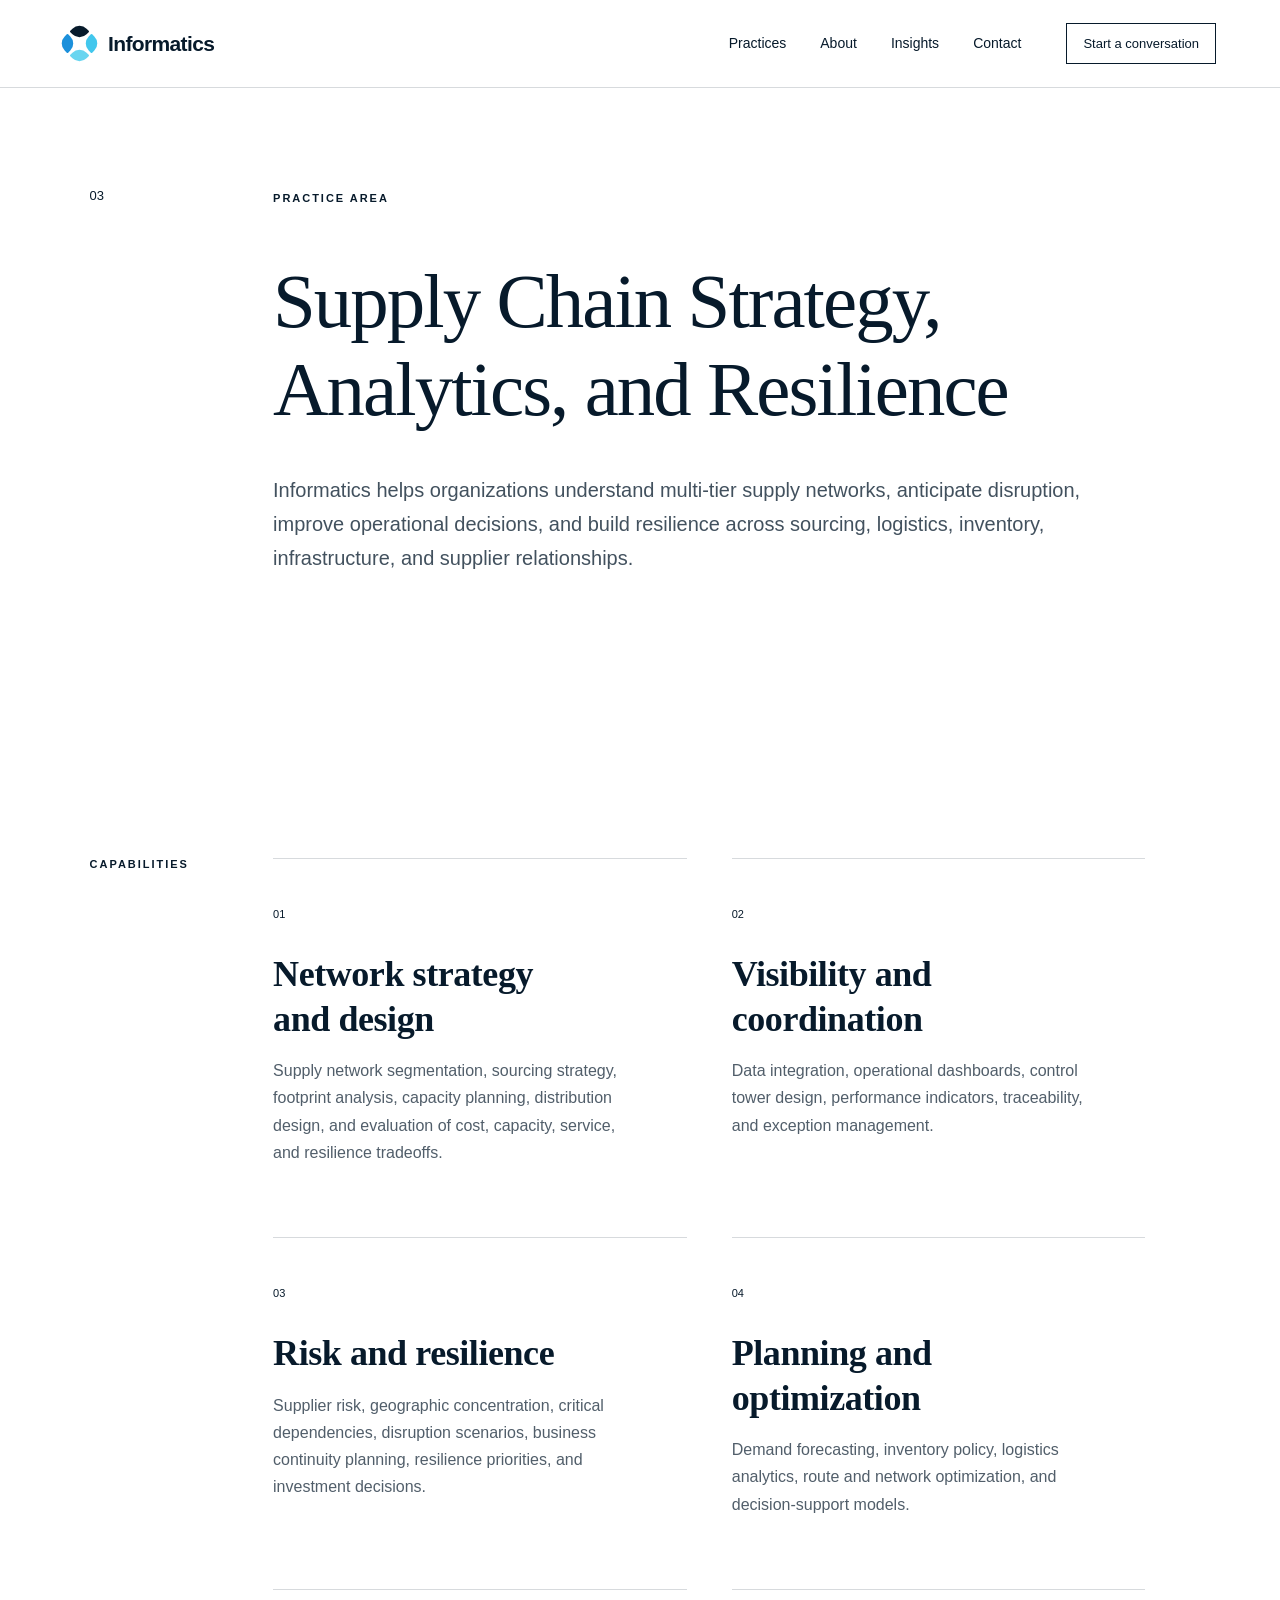
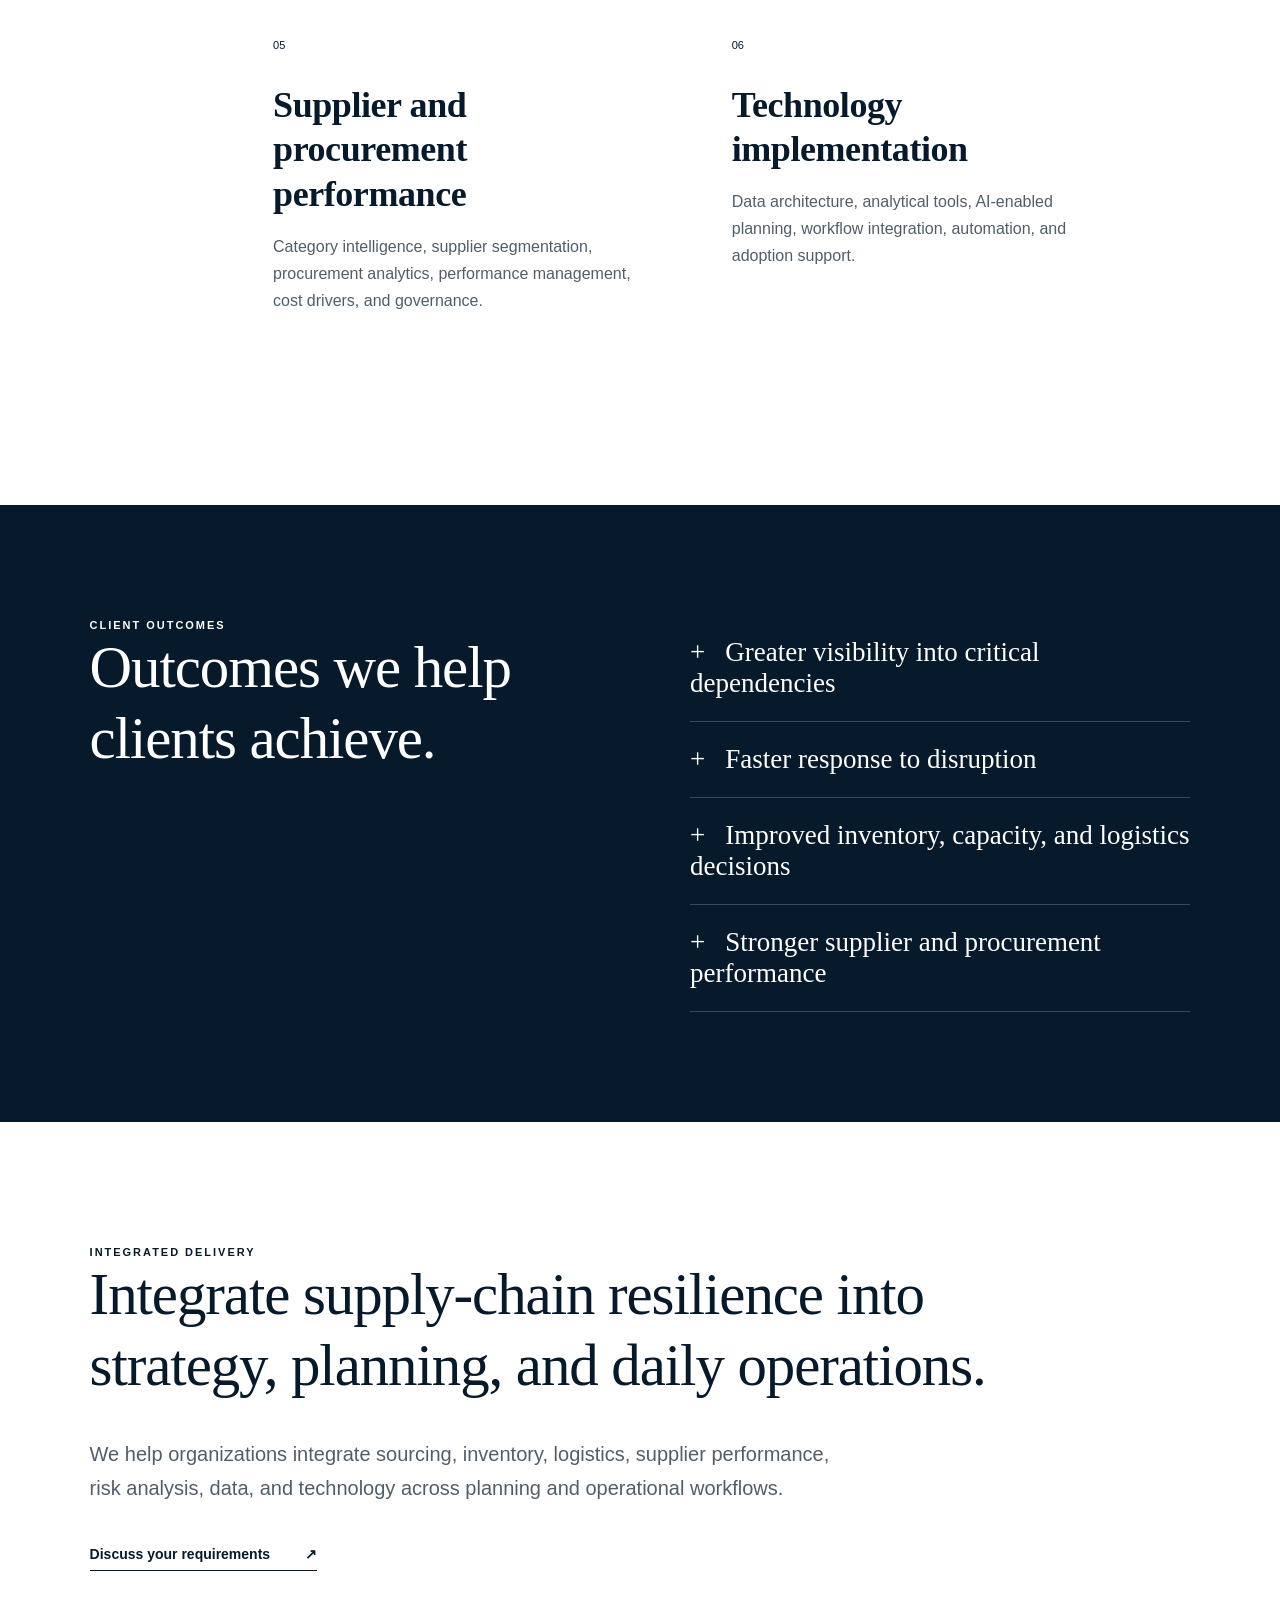
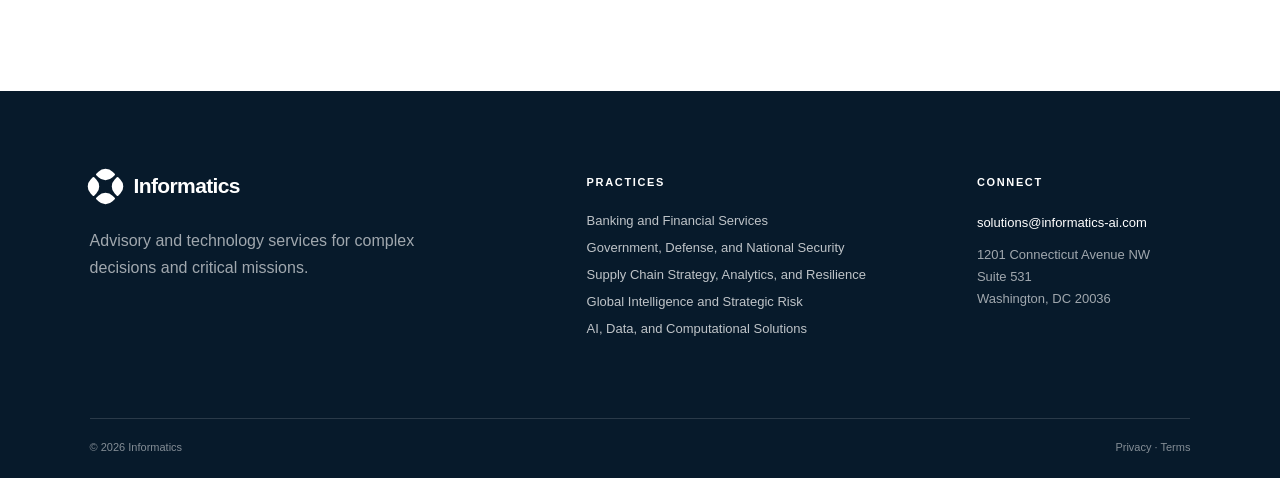
<file: supply-chain.html>
<!doctype html>
<html lang="en">
  <head>
    <meta charset="utf-8" />
    <meta name="viewport" content="width=device-width, initial-scale=1" />
    <title>
      Supply Chain Strategy and Resilience | Informatics
    </title>
    <meta
      name="description"
      content="Supply-chain strategy, risk intelligence, analytics, optimization, and technology implementation for complex operating networks."
    />
    <link rel="canonical" href="https://informatics-corp.com/supply-chain.html" />
    <meta property="og:type" content="website" /><meta property="og:title" content="Supply Chain Strategy, Analytics, and Resilience | Informatics" /><meta property="og:description" content="Supply network strategy, visibility, risk intelligence, optimization, procurement, and implementation." /><meta name="twitter:card" content="summary" />
    <link rel="shortcut icon" href="favicon.svg" />
    <link rel="icon" href="favicon.svg" />
    <link rel="stylesheet" href="informatics-v4.css" />
  </head>
  <body>
    <header class="header">
      <a class="brand" href="/"
        ><span class="mark" aria-hidden="true"><i></i><b></b></span
        ><span>Informatics</span></a
      >
      <nav aria-label="Primary navigation">
        <a href="/#practices">Practices</a
        ><a href="about.html">About</a><a href="insights.html">Insights</a
        ><a href="contact.html">Contact</a>
      </nav>
      <a class="header-cta" href="contact.html">Start a conversation</a>
    </header>
    <main>
      <section class="page-hero">
        <span class="page-number">03</span>
        <div>
          <span class="eyebrow">Practice area</span>
          <h1>Supply Chain Strategy, Analytics, and Resilience</h1>
          <p>
            Informatics helps organizations understand multi-tier supply
            networks, anticipate disruption, improve operational decisions, and
            build resilience across sourcing, logistics, inventory,
            infrastructure, and supplier relationships.
          </p>
        </div>
      </section>
      <section class="capabilities">
        <div class="section-label">Capabilities</div>
        <div class="capability-grid">
          <article>
            <span>01</span>
            <h2>Network strategy and design</h2>
            <p>
              Supply network segmentation, sourcing strategy, footprint analysis, capacity planning, distribution design, and evaluation of cost, capacity, service, and resilience tradeoffs.
            </p>
          </article>
          <article>
            <span>02</span>
            <h2>Visibility and coordination</h2>
            <p>
              Data integration, operational dashboards, control tower design,
              performance indicators, traceability, and exception management.
            </p>
          </article>
          <article>
            <span>03</span>
            <h2>Risk and resilience</h2>
            <p>
              Supplier risk, geographic concentration, critical dependencies, disruption scenarios, business continuity planning, resilience priorities, and investment decisions.
            </p>
          </article>
          <article>
            <span>04</span>
            <h2>Planning and optimization</h2>
            <p>
              Demand forecasting, inventory policy, logistics analytics, route
              and network optimization, and decision-support models.
            </p>
          </article>
          <article>
            <span>05</span>
            <h2>Supplier and procurement performance</h2>
            <p>
              Category intelligence, supplier segmentation, procurement
              analytics, performance management, cost drivers, and governance.
            </p>
          </article>
          <article>
            <span>06</span>
            <h2>Technology implementation</h2>
            <p>
              Data architecture, analytical tools, AI-enabled planning, workflow
              integration, automation, and adoption support.
            </p>
          </article>
        </div>
      </section>
      <section class="outcomes">
        <div>
          <span class="section-label light">Client outcomes</span>
          <h2>Outcomes we help clients achieve.</h2>
        </div>
        <ul>
          <li>Greater visibility into critical dependencies</li>
          <li>Faster response to disruption</li>
          <li>Improved inventory, capacity, and logistics decisions</li>
          <li>Stronger supplier and procurement performance</li>
        </ul>
      </section>
      <section class="related">
        <span class="section-label">Integrated delivery</span>
        <h2>
          Integrate supply-chain resilience into strategy, planning, and daily
          operations.
        </h2>
        <p>
          We help organizations integrate sourcing, inventory, logistics, supplier performance, risk analysis, data, and technology across planning and operational workflows.
        </p>
        <a class="text-link" href="contact.html"
          >Discuss your requirements <span aria-hidden="true">↗</span></a
        >
      </section>
    </main>
    <footer class="footer">
      <div class="footer-main">
        <div>
          <a class="brand brand-light" href="/"
            ><span class="mark" aria-hidden="true"><i></i><b></b></span
            ><span>Informatics</span></a
          >
          <p>
            Advisory and technology services for complex decisions and critical
            missions.
          </p>
        </div>
        <div>
          <h3>Practices</h3>
          <a href="banking.html">Banking and Financial Services</a
          ><a href="government-defense.html"
            >Government, Defense, and National Security</a
          ><a href="supply-chain.html"
            >Supply Chain Strategy, Analytics, and Resilience</a
          ><a href="global-intelligence.html"
            >Global Intelligence and Strategic Risk</a
          ><a href="ai-data.html">AI, Data, and Computational Solutions</a>
        </div>
        <div>
          <h3>Connect</h3>
          <a href="mailto:solutions@informatics-ai.com"
            >solutions@informatics-ai.com</a
          >
          <p>
            1201 Connecticut Avenue NW<br />Suite 531<br />Washington, DC 20036
          </p>
        </div>
      </div>
      <div class="footer-base">
        <span>© 2026 Informatics</span>
        <span><a href="privacy.html">Privacy</a> · <a href="terms.html">Terms</a></span>
      </div>
    </footer>
  </body>
</html>
</file>
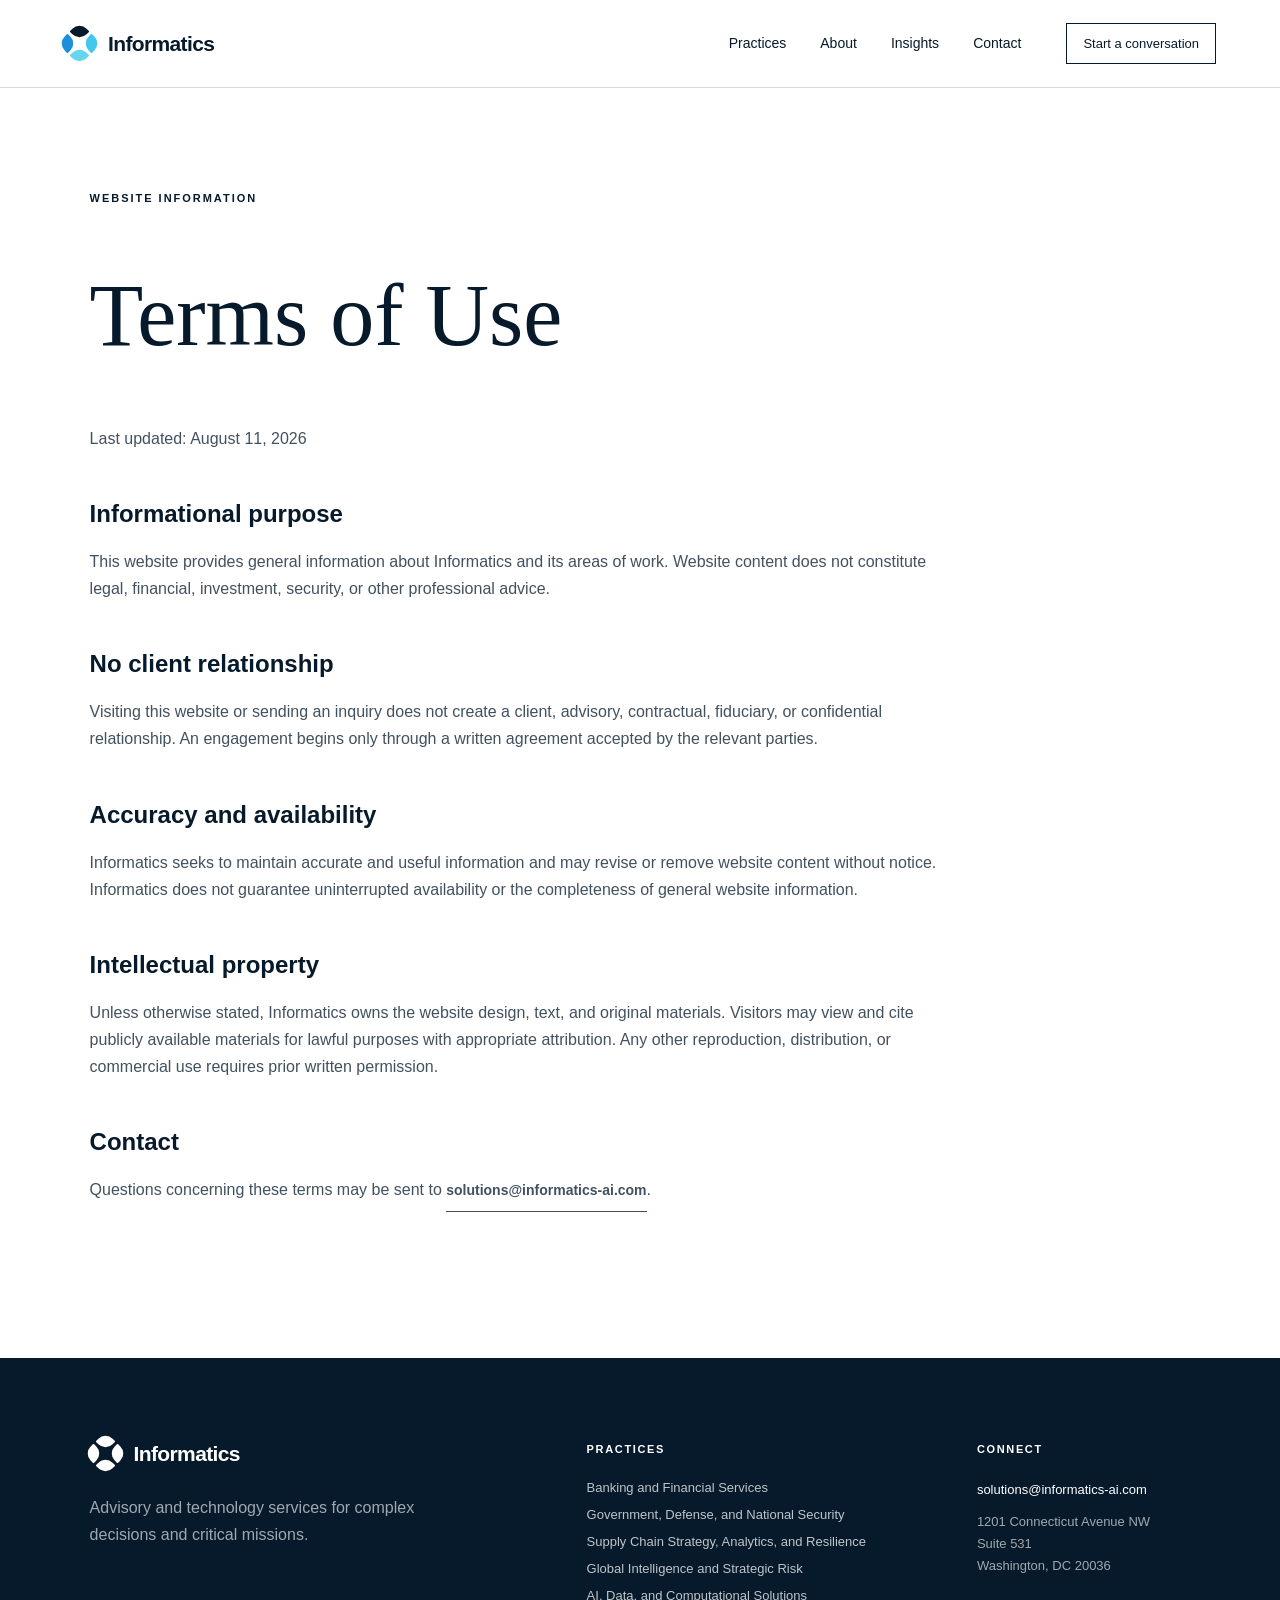
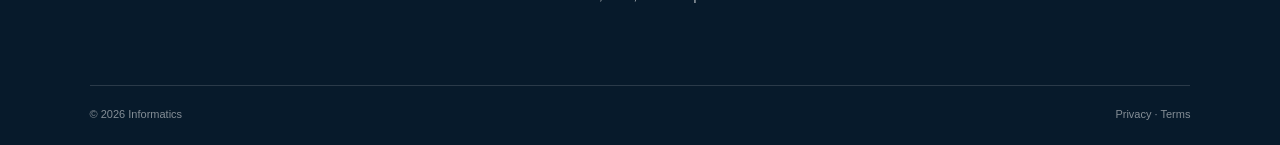
<file: terms.html>
<!doctype html>
<html lang="en">
  <head>
    <meta charset="utf-8" />
    <meta name="viewport" content="width=device-width, initial-scale=1" />
    <title>Terms of Use | Informatics</title>
    <meta name="description" content="Terms governing use of the Informatics website." />
    <link rel="canonical" href="https://informatics-corp.com/terms.html" />
    <link rel="icon" href="favicon.svg" />
    <link rel="stylesheet" href="informatics-v4.css" />
  </head>
  <body>
    <header class="header">
      <a class="brand" href="/"><span class="mark" aria-hidden="true"><i></i><b></b></span><span>Informatics</span></a>
      <nav aria-label="Primary navigation"><a href="/#practices">Practices</a><a href="about.html">About</a><a href="insights.html">Insights</a><a href="contact.html">Contact</a></nav>
      <a class="header-cta" href="contact.html">Start a conversation</a>
    </header>
    <main class="legal-page">
      <span class="eyebrow">Website information</span>
      <h1>Terms of Use</h1>
      <p>Last updated: August 11, 2026</p>
      <h2>Informational purpose</h2>
      <p>This website provides general information about Informatics and its areas of work. Website content does not constitute legal, financial, investment, security, or other professional advice.</p>
      <h2>No client relationship</h2>
      <p>Visiting this website or sending an inquiry does not create a client, advisory, contractual, fiduciary, or confidential relationship. An engagement begins only through a written agreement accepted by the relevant parties.</p>
      <h2>Accuracy and availability</h2>
      <p>Informatics seeks to maintain accurate and useful information and may revise or remove website content without notice. Informatics does not guarantee uninterrupted availability or the completeness of general website information.</p>
      <h2>Intellectual property</h2>
      <p>Unless otherwise stated, Informatics owns the website design, text, and original materials. Visitors may view and cite publicly available materials for lawful purposes with appropriate attribution. Any other reproduction, distribution, or commercial use requires prior written permission.</p>
      <h2>Contact</h2>
      <p>Questions concerning these terms may be sent to <a class="text-link" href="mailto:solutions@informatics-ai.com">solutions@informatics-ai.com</a>.</p>
    </main>
    <footer class="footer"><div class="footer-main"><div><a class="brand brand-light" href="/"><span class="mark" aria-hidden="true"><i></i><b></b></span><span>Informatics</span></a><p>Advisory and technology services for complex decisions and critical missions.</p></div><div><h3>Practices</h3><a href="banking.html">Banking and Financial Services</a><a href="government-defense.html">Government, Defense, and National Security</a><a href="supply-chain.html">Supply Chain Strategy, Analytics, and Resilience</a><a href="global-intelligence.html">Global Intelligence and Strategic Risk</a><a href="ai-data.html">AI, Data, and Computational Solutions</a></div><div><h3>Connect</h3><a href="mailto:solutions@informatics-ai.com">solutions@informatics-ai.com</a><p>1201 Connecticut Avenue NW<br />Suite 531<br />Washington, DC 20036</p></div></div><div class="footer-base"><span>© 2026 Informatics</span><span><a href="privacy.html">Privacy</a> · <a href="terms.html">Terms</a></span></div></footer>
  </body>
</html>
</file>
<file: informatics-v4.css>
:root {
  --font-geist-sans: Arial, Helvetica, sans-serif;
  --font-editorial: Georgia, serif;
  --ink: #071a2b;
  --blue: #071a2b;
  --cyan: #42c7ed;
  --paper: #ffffff;
  --white: #ffffff;
  --line: rgba(7, 26, 43, 0.16);
}

* {
  box-sizing: border-box;
}
html {
  scroll-behavior: smooth;
}
body {
  margin: 0;
  background: var(--paper);
  color: var(--ink);
  font-family: var(--font-geist-sans), Arial, sans-serif;
}
a {
  color: inherit;
  text-decoration: none;
}
p {
  line-height: 1.7;
}
::selection {
  background: var(--cyan);
  color: var(--ink);
}

.header {
  height: 88px;
  display: flex;
  align-items: center;
  padding: 0 clamp(24px, 5vw, 78px);
  border-bottom: 1px solid var(--line);
  background: rgba(255, 255, 255, 0.94);
  position: sticky;
  top: 0;
  z-index: 20;
  backdrop-filter: blur(12px);
}

.brand {
  display: flex;
  align-items: center;
  gap: 13px;
  font-size: 21px;
  font-weight: 650;
  letter-spacing: -0.03em;
}
.mark {
  width: 31px;
  height: 31px;
  position: relative;
  display: inline-block;
  transform: rotate(45deg);
}
.mark:before,
.mark:after,
.mark i,
.mark b {
  content: "";
  position: absolute;
  width: 14px;
  height: 14px;
  background: var(--blue);
  border-radius: 10px 1px;
}
.mark:before {
  top: 0;
  left: 0;
}
.mark:after {
  right: 0;
  top: 0;
  background: var(--cyan);
  transform: rotate(90deg);
}
.mark i {
  bottom: 0;
  left: 0;
  background: #1c90db;
  transform: rotate(270deg);
}
.mark b {
  bottom: 0;
  right: 0;
  background: #68d5f0;
  transform: rotate(180deg);
}

.brand-light {
  color: #ffffff;
}
.brand-light .mark:before,
.brand-light .mark:after,
.brand-light .mark i,
.brand-light .mark b {
  background: #ffffff;
}

.header nav {
  display: flex;
  gap: 34px;
  margin-left: auto;
  margin-right: 45px;
  font-size: 14px;
}
.header nav a {
  padding: 12px 0;
  border-bottom: 1px solid transparent;
}
.header nav a:hover {
  border-color: var(--ink);
}
.header-cta {
  font-size: 13px;
  border: 1px solid var(--ink);
  padding: 12px 16px;
}
.header-cta:hover {
  background: var(--ink);
  color: white;
}

.hero {
  min-height: calc(100vh - 88px);
  padding: 80px clamp(24px, 7vw, 112px) 68px;
  display: flex;
  flex-direction: column;
  justify-content: space-between;
  position: relative;
  overflow: hidden;
}
.hero-grid {
  position: absolute;
  inset: 0 0 0 58%;
  background-image:
    linear-gradient(var(--line) 1px, transparent 1px),
    linear-gradient(90deg, var(--line) 1px, transparent 1px);
  background-size: 42px 42px;
  mask-image: linear-gradient(to right, transparent, black);
  opacity: 0.45;
}
.hero:after {
  content: "";
  position: absolute;
  width: 420px;
  height: 420px;
  right: 9%;
  top: 22%;
  border: 1px solid rgba(7, 26, 43, 0.36);
  border-radius: 50%;
  box-shadow:
    0 0 0 78px rgba(7, 26, 43, 0.045),
    0 0 0 156px rgba(7, 26, 43, 0.025);
}
.eyebrow,
.section-label {
  text-transform: uppercase;
  letter-spacing: 0.18em;
  font-size: 11px;
  font-weight: 700;
}
.hero h1 {
  font-family: var(--font-editorial), Georgia, serif;
  font-size: clamp(64px, 9vw, 136px);
  font-weight: 500;
  letter-spacing: -0.045em;
  line-height: 0.94;
  margin: 42px 0 50px;
  position: relative;
  z-index: 2;
  max-width: 1200px;
}
.hero h1 em {
  color: var(--ink);
  font-style: normal;
}
.hero-bottom {
  display: flex;
  justify-content: space-between;
  align-items: flex-end;
  position: relative;
  z-index: 2;
}
.hero-bottom p {
  max-width: 600px;
  font-size: 20px;
  line-height: 1.55;
  margin: 0;
}
.button {
  display: inline-flex;
  gap: 30px;
  align-items: center;
  background: var(--ink);
  color: white;
  padding: 17px 20px;
  font-size: 13px;
  min-width: 210px;
  justify-content: space-between;
}
.button:hover {
  opacity: 0.86;
}

.positioning {
  padding: 140px clamp(24px, 7vw, 112px);
  display: grid;
  grid-template-columns: 1fr 3fr;
  border-top: 1px solid var(--line);
}
.positioning > div:last-child {
  max-width: 980px;
}
.positioning h2,
.section-intro h2,
.method h2,
.cta-band h2,
.outcomes h2,
.related h2,
.prose-section h2 {
  font-family: var(--font-editorial), Georgia, serif;
  font-size: clamp(40px, 4.6vw, 66px);
  font-weight: 500;
  line-height: 1.14;
  letter-spacing: -0.028em;
  margin: 0 0 35px;
}
.positioning p {
  font-size: 22px;
  max-width: 850px;
  color: rgba(7, 26, 43, 0.76);
}

.service-families,
.engagement-routes,
.insight-publications {
  padding: 120px clamp(24px, 7vw, 112px);
  border-top: 1px solid var(--line);
}
.section-intro.compact {
  margin-bottom: 55px;
}
.three-card-grid,
.four-card-grid {
  display: grid;
  border-top: 1px solid var(--line);
  border-left: 1px solid var(--line);
}
.three-card-grid { grid-template-columns: repeat(3, 1fr); }
.four-card-grid { grid-template-columns: repeat(4, 1fr); }
.three-card-grid article,
.four-card-grid a,
.publication-card {
  padding: 42px 34px;
  border-right: 1px solid var(--line);
  border-bottom: 1px solid var(--line);
}
.three-card-grid span,
.four-card-grid span,
.publication-card > span {
  font-size: 11px;
}
.three-card-grid h3,
.four-card-grid h3,
.publication-card h3 {
  font-family: var(--font-editorial), Georgia, serif;
  font-size: 29px;
  line-height: 1.18;
  margin: 42px 0 18px;
}
.three-card-grid p,
.four-card-grid p,
.publication-card p {
  color: rgba(7, 26, 43, 0.7);
  font-size: 15px;
}
.four-card-grid a:hover,
.publication-card:hover {
  background: rgba(7, 26, 43, 0.035);
}
.decision-questions {
  padding: 110px clamp(24px, 7vw, 112px);
  background: var(--ink);
  color: white;
  display: grid;
  grid-template-columns: 1fr 1.6fr;
  gap: 90px;
}
.decision-questions h2 {
  font-family: var(--font-editorial), Georgia, serif;
  font-size: clamp(40px, 4.6vw, 66px);
  font-weight: 500;
  line-height: 1.16;
  margin: 35px 0 0;
}
.decision-questions ul {
  margin: 0;
  padding: 0;
  list-style: none;
}
.decision-questions li {
  font-family: var(--font-editorial), Georgia, serif;
  font-size: 23px;
  line-height: 1.35;
  padding: 22px 0;
  border-bottom: 1px solid rgba(255,255,255,.2);
}
.decision-questions li::before {
  content: "+";
  margin-right: 16px;
}
.question-groups {
  border-top: 1px solid rgba(255,255,255,.2);
}
.question-groups article {
  padding: 28px 0 12px;
  border-bottom: 1px solid rgba(255,255,255,.2);
}
.question-groups h3 {
  margin: 0 0 8px;
  font-size: 12px;
  line-height: 1.4;
  text-transform: uppercase;
  letter-spacing: .12em;
  color: rgba(255,255,255,.72);
}
.question-groups li {
  border-bottom: 0;
  padding: 9px 0;
  font-size: 20px;
}
.publication-grid {
  display: grid;
  grid-template-columns: repeat(3, 1fr);
  border-top: 1px solid var(--line);
  border-left: 1px solid var(--line);
}
.publication-card small {
  display: block;
  margin-top: 28px;
  text-transform: uppercase;
  letter-spacing: .12em;
  font-size: 10px;
}
.legal-page {
  padding: 100px clamp(24px, 7vw, 112px) 130px;
  max-width: 1050px;
}
.legal-page h1 {
  font-family: var(--font-editorial), Georgia, serif;
  font-size: clamp(52px, 7vw, 88px);
  font-weight: 500;
}
.legal-page h2 { margin-top: 48px; }
.legal-page p,
.legal-page li { color: rgba(7, 26, 43, 0.76); line-height: 1.7; }

.practice-section {
  background: white;
  padding: 120px clamp(24px, 7vw, 112px);
}
.section-intro {
  display: grid;
  grid-template-columns: 1fr 3fr;
  margin-bottom: 80px;
}
.practice-list {
  border-top: 1px solid var(--line);
}
.practice-row {
  display: grid;
  grid-template-columns: 80px 1.5fr 1fr 30px;
  gap: 30px;
  align-items: center;
  padding: 35px 0;
  border-bottom: 1px solid var(--line);
  transition:
    padding 0.25s,
    background 0.25s;
}
.practice-row:hover {
  padding-left: 18px;
  background: rgba(7, 26, 43, 0.035);
}
.practice-num {
  font-size: 12px;
  color: var(--ink);
}
.practice-row h3 {
  font-family: var(--font-editorial), Georgia, serif;
  font-size: 31px;
  line-height: 1.18;
  letter-spacing: -0.018em;
  margin: 0;
  font-weight: 600;
}
.practice-row p {
  font-size: 14px;
  color: rgba(7, 26, 43, 0.68);
  margin: 0;
}

.method {
  background: var(--ink);
  color: white;
  padding: 130px clamp(24px, 7vw, 112px);
  display: grid;
  grid-template-columns: 1fr 2fr;
  gap: 80px;
}
.light {
  color: #ffffff;
}
.method-steps {
  display: grid;
  grid-template-columns: 1fr 1fr;
}
.method-steps article {
  padding: 35px;
  border-left: 1px solid rgba(255, 255, 255, 0.2);
  border-bottom: 1px solid rgba(255, 255, 255, 0.2);
  min-height: 220px;
}
.method-steps span {
  color: #ffffff;
  font-size: 11px;
}
.method-steps h3 {
  font-size: 24px;
  margin: 38px 0 12px;
}
.method-steps p {
  color: rgba(255, 255, 255, 0.72);
  font-size: 14px;
}
.cta-band {
  padding: 120px clamp(24px, 7vw, 112px);
  display: grid;
  grid-template-columns: 1fr 3fr;
  align-items: end;
}
.cta-band h2 {
  max-width: 850px;
}
.text-link {
  font-size: 14px;
  font-weight: 650;
  border-bottom: 1px solid;
  padding-bottom: 8px;
  display: inline-flex;
  justify-content: space-between;
  gap: 35px;
  width: max-content;
}
.text-link:hover {
  opacity: 0.68;
}

.page-hero {
  min-height: 650px;
  padding: 100px clamp(24px, 7vw, 112px);
  display: grid;
  grid-template-columns: 1fr 5fr;
  background: #ffffff;
}
.page-number {
  font-size: 13px;
  color: var(--ink);
}
.page-hero h1 {
  font-family: var(--font-editorial), Georgia, serif;
  font-size: clamp(54px, 7vw, 104px);
  font-weight: 500;
  line-height: 1.02;
  letter-spacing: -0.04em;
  max-width: 1100px;
  margin: 52px 0 40px;
  overflow-wrap: normal;
}
.page-hero p {
  font-size: 20px;
  max-width: 820px;
  color: rgba(7, 26, 43, 0.76);
}
.page-hero.simple h1 {
  font-size: clamp(52px, 6.2vw, 88px);
  line-height: 1.04;
}

.capabilities {
  padding: 120px clamp(24px, 7vw, 112px);
  background: white;
  display: grid;
  grid-template-columns: 1fr 5fr;
}
.capability-grid {
  display: grid;
  grid-template-columns: 1fr 1fr;
}
.capability-grid article {
  padding: 45px 50px 55px 0;
  border-top: 1px solid var(--line);
  margin-right: 45px;
}
.capability-grid article > span {
  font-size: 11px;
  color: var(--ink);
}
.capability-grid h2 {
  font-family: var(--font-editorial), Georgia, serif;
  font-size: 36px;
  line-height: 1.16;
  letter-spacing: -0.018em;
  margin: 30px 0 15px;
}
.capability-grid p {
  color: rgba(7, 26, 43, 0.7);
}
.outcomes {
  padding: 110px clamp(24px, 7vw, 112px);
  background: var(--ink);
  color: white;
  display: grid;
  grid-template-columns: 1fr 1fr;
  gap: 100px;
}
.outcomes ul {
  list-style: none;
  margin: 0;
  padding: 0;
}
.outcomes li {
  font-family: var(--font-editorial), Georgia, serif;
  font-size: 27px;
  padding: 22px 0;
  border-bottom: 1px solid rgba(255, 255, 255, 0.2);
}
.outcomes li:before {
  content: "+";
  color: #ffffff;
  margin-right: 20px;
}
.related {
  padding: 120px clamp(24px, 7vw, 112px);
  max-width: 1200px;
}
.related p {
  font-size: 20px;
  max-width: 760px;
  color: rgba(7, 26, 43, 0.7);
  margin-bottom: 40px;
}

.prose-section {
  padding: 120px clamp(24px, 7vw, 112px);
  display: grid;
  grid-template-columns: 1fr 4fr;
}
.prose-section > div {
  max-width: 950px;
}
.prose-section p {
  font-size: 19px;
  color: rgba(7, 26, 43, 0.74);
}
.prose-section.alt {
  background: white;
}
.principles {
  background: var(--ink);
  color: white;
  padding: 110px clamp(24px, 7vw, 112px);
  display: grid;
  grid-template-columns: 1fr 4fr;
}
.principles > div {
  display: grid;
  grid-template-columns: repeat(3, 1fr);
}
.principles article {
  padding: 32px 20px;
  border-left: 1px solid rgba(255, 255, 255, 0.2);
}
.principles article span {
  font-size: 11px;
  color: #ffffff;
}
.principles h3 {
  font-size: 18px;
  margin-top: 45px;
}

.insight-grid {
  padding: 120px clamp(24px, 7vw, 112px);
  display: grid;
  grid-template-columns: 1fr 1fr;
  gap: 1px;
  background: var(--line);
}
.insight-grid article {
  background: var(--paper);
  padding: 65px;
}
.insight-grid article > span {
  font-size: 10px;
  text-transform: uppercase;
  letter-spacing: 0.14em;
  color: var(--ink);
}
.insight-grid h2 {
  font-family: var(--font-editorial), Georgia, serif;
  font-size: 38px;
  line-height: 1.16;
  letter-spacing: -0.018em;
  margin: 42px 0 20px;
}
.insight-grid p {
  color: rgba(7, 26, 43, 0.7);
  min-height: 85px;
}
.insight-grid a {
  font-size: 13px;
  border-bottom: 1px solid;
  padding-bottom: 6px;
}

.contact-page {
  min-height: 750px;
  display: grid;
  grid-template-columns: 2fr 1fr;
  padding: 100px clamp(24px, 7vw, 112px);
  gap: 120px;
}
.contact-page h1 {
  font-family: var(--font-editorial), Georgia, serif;
  font-size: clamp(58px, 7.5vw, 108px);
  line-height: 1;
  letter-spacing: -0.04em;
  margin: 60px 0 42px;
}
.contact-page > div > p {
  font-size: 20px;
  max-width: 720px;
  margin-bottom: 45px;
}
.contact-page aside {
  border-left: 1px solid var(--line);
  padding: 25px 0 0 45px;
}
.contact-page aside p {
  margin: 25px 0 40px;
  color: rgba(7, 26, 43, 0.72);
}
.contact-page hr {
  border: 0;
  border-top: 1px solid var(--line);
  margin: 45px 0;
}
.contact-options {
  margin-top: 42px;
  border-top: 1px solid var(--line);
}
.contact-options a {
  display: flex;
  justify-content: space-between;
  padding: 18px 0;
  border-bottom: 1px solid var(--line);
  font-weight: 650;
}
.contact-options a:hover { padding-left: 10px; }

.footer {
  background: var(--ink);
  color: white;
  padding: 80px clamp(24px, 7vw, 112px) 25px;
}
.footer-main {
  display: grid;
  grid-template-columns: 2fr 1.5fr 1fr;
  gap: 70px;
}
.brand-light {
  margin-bottom: 25px;
}
.footer-main > div:first-child p {
  color: rgba(255, 255, 255, 0.62);
  max-width: 330px;
}
.footer h3 {
  font-size: 11px;
  text-transform: uppercase;
  letter-spacing: 0.15em;
  color: #ffffff;
  margin: 5px 0 25px;
}
.footer-main > div:nth-child(2) a {
  display: block;
  font-size: 13px;
  color: rgba(255, 255, 255, 0.74);
  margin: 12px 0;
}
.footer-main > div:last-child a {
  font-size: 13px;
}
.footer-main > div:last-child p {
  font-size: 13px;
  color: rgba(255, 255, 255, 0.62);
}
.footer-base {
  display: flex;
  justify-content: space-between;
  border-top: 1px solid rgba(255, 255, 255, 0.14);
  margin-top: 70px;
  padding-top: 22px;
  color: rgba(255, 255, 255, 0.5);
  font-size: 11px;
}

@media (max-width: 900px) {
  .header {
    height: 72px;
  }
  .header nav {
    display: none;
  }
  .header-cta {
    margin-left: auto;
  }
  .hero {
    min-height: 760px;
    padding-top: 60px;
  }
  .hero h1 {
    font-size: 64px;
    line-height: 0.98;
    letter-spacing: -0.035em;
  }
  .hero-bottom {
    display: block;
  }
  .hero-bottom p {
    font-size: 18px;
    margin-bottom: 35px;
  }
  .positioning,
  .section-intro,
  .method,
  .cta-band,
  .page-hero,
  .capabilities,
  .outcomes,
  .prose-section,
  .principles,
  .decision-questions {
    grid-template-columns: 1fr;
  }
  .three-card-grid,
  .four-card-grid,
  .publication-grid { grid-template-columns: 1fr; }
  .section-label {
    margin-bottom: 30px;
  }
  .practice-row {
    grid-template-columns: 40px 1fr 25px;
  }
  .practice-row p {
    display: none;
  }
  .method-steps {
    margin-top: 30px;
  }
  .page-hero {
    min-height: 600px;
  }
  .page-hero h1 {
    font-size: 58px;
    line-height: 1.04;
    letter-spacing: -0.032em;
  }
  .capability-grid {
    grid-template-columns: 1fr;
  }
  .outcomes {
    gap: 40px;
  }
  .principles > div {
    grid-template-columns: 1fr 1fr;
  }
  .insight-grid {
    grid-template-columns: 1fr;
  }
  .service-families,
  .engagement-routes,
  .insight-publications { padding-top: 80px; padding-bottom: 80px; }
  .contact-page {
    grid-template-columns: 1fr;
    gap: 60px;
  }
  .contact-page aside {
    border-left: 0;
    border-top: 1px solid var(--line);
    padding: 40px 0;
  }
  .footer-main {
    grid-template-columns: 1fr;
  }
  .footer-main > div:nth-child(2) {
    display: none;
  }
}

@media (max-width: 560px) {
  .header-cta {
    display: none;
  }
  .hero h1 {
    font-size: 48px;
    line-height: 1.04;
    letter-spacing: -0.026em;
  }
  .hero:after {
    right: -60%;
    top: 25%;
  }
  .positioning,
  .practice-section,
  .method,
  .cta-band,
  .capabilities,
  .outcomes,
  .related,
  .prose-section,
  .principles,
  .insight-grid {
    padding-top: 80px;
    padding-bottom: 80px;
  }
  .practice-row h3 {
    font-size: 26px;
  }
  .method-steps {
    grid-template-columns: 1fr;
  }
  .page-hero h1 {
    font-size: 44px;
    line-height: 1.06;
    letter-spacing: -0.026em;
  }
  .capability-grid h2 {
    font-size: 32px;
  }
  .principles > div {
    grid-template-columns: 1fr;
  }
  .contact-page h1 {
    font-size: 52px;
    line-height: 1.04;
    letter-spacing: -0.028em;
  }
  .footer-base {
    display: block;
  }
  .footer-base span {
    display: block;
    margin-top: 8px;
  }
}

/* Final headline system: generous spacing and cache-busted in v4 */
.hero h1 {
  font-size: clamp(58px, 7.5vw, 116px);
  line-height: 1.12;
  letter-spacing: -0.025em;
  margin: 48px 0 58px;
  max-width: 1280px;
}
.page-hero h1 {
  font-size: clamp(50px, 6vw, 86px);
  line-height: 1.14;
  letter-spacing: -0.025em;
}
.page-hero.simple h1 {
  font-size: clamp(48px, 5.5vw, 78px);
  line-height: 1.16;
}
.positioning h2,
.section-intro h2,
.method h2,
.cta-band h2,
.outcomes h2,
.related h2,
.prose-section h2,
.contact-section h2 {
  line-height: 1.2;
  letter-spacing: -0.018em;
}
.practice-row h3,
.capability-grid h2,
.theme-grid h2,
.insight-grid h2 {
  line-height: 1.24;
  letter-spacing: -0.012em;
}
@media (max-width: 900px) {
  .hero h1 { font-size: 58px; line-height: 1.14; }
  .page-hero h1 { font-size: 52px; line-height: 1.16; }
}
@media (max-width: 560px) {
  .hero h1 { font-size: 43px; line-height: 1.18; letter-spacing: -0.015em; }
  .page-hero h1,
  .page-hero.simple h1 { font-size: 40px; line-height: 1.2; letter-spacing: -0.015em; }
}

/* Typography and content safeguards */
h1,
h2,
h3 {
  overflow-wrap: normal;
  word-break: normal;
  hyphens: none;
  text-wrap: balance;
}

p,
li {
  overflow-wrap: break-word;
}

.hero h1 br {
  display: block;
}

.insight-themes {
  padding: 120px clamp(24px, 7vw, 112px);
}

.insight-themes > .section-label {
  display: block;
  margin-bottom: 45px;
}

.theme-grid {
  display: grid;
  grid-template-columns: 1fr 1fr;
  gap: 1px;
  background: var(--line);
}

.theme-grid article {
  background: var(--paper);
  padding: 55px;
}

.theme-grid article > span {
  font-size: 10px;
  text-transform: uppercase;
  letter-spacing: 0.14em;
  color: var(--ink);
}

.theme-grid h2 {
  font-family: var(--font-editorial), Georgia, serif;
  font-size: 36px;
  line-height: 1.16;
  letter-spacing: -0.018em;
  margin: 38px 0 18px;
}

.theme-grid p {
  color: rgba(7, 26, 43, 0.7);
  line-height: 1.7;
}

.contact-section {
  min-height: 700px;
  display: grid;
  grid-template-columns: 1.7fr 1fr;
  padding: 110px clamp(24px, 7vw, 112px);
  gap: 100px;
  align-items: start;
}

.contact-section h2 {
  font-family: var(--font-editorial), Georgia, serif;
  font-size: clamp(42px, 4.8vw, 68px);
  font-weight: 500;
  line-height: 1.14;
  letter-spacing: -0.028em;
  margin: 32px 0;
}

.contact-section > div > p {
  font-size: 18px;
  line-height: 1.75;
  max-width: 760px;
  color: rgba(7, 26, 43, 0.74);
}

.contact-card {
  background: var(--ink);
  color: white;
  padding: 48px 42px;
}

.contact-card .contact-email {
  display: block;
  color: white;
  font-family: var(--font-editorial), Georgia, serif;
  font-size: clamp(24px, 2.5vw, 36px);
  line-height: 1.2;
  margin: 45px 0 36px;
  overflow-wrap: anywhere;
}

.contact-card p {
  color: rgba(255, 255, 255, 0.8);
  line-height: 1.7;
}

@media (max-width: 900px) {
  .insight-themes {
    padding-top: 90px;
    padding-bottom: 90px;
  }
  .theme-grid {
    grid-template-columns: 1fr;
  }
  .contact-section {
    grid-template-columns: 1fr;
    gap: 55px;
    padding-top: 90px;
    padding-bottom: 90px;
  }
}

@media (max-width: 560px) {
  .insight-themes {
    padding-top: 72px;
    padding-bottom: 72px;
  }
  .theme-grid article {
    padding: 38px 28px;
  }
  .theme-grid h2 {
    font-size: 30px;
  }
  .contact-section {
    padding-top: 72px;
    padding-bottom: 72px;
  }
  .contact-card {
    padding: 38px 28px;
  }
}

/* Final headline system. These rules remain last to prevent overlap. */
.hero h1 {
  font-size: clamp(58px, 7.5vw, 116px);
  line-height: 1.12;
  letter-spacing: -0.025em;
  margin: 48px 0 58px;
  max-width: 1280px;
}
.page-hero h1 {
  font-size: clamp(50px, 6vw, 86px);
  line-height: 1.14;
  letter-spacing: -0.025em;
}
.page-hero.simple h1 {
  font-size: clamp(48px, 5.5vw, 78px);
  line-height: 1.16;
}
.positioning h2,
.section-intro h2,
.method h2,
.cta-band h2,
.outcomes h2,
.related h2,
.prose-section h2,
.contact-section h2 {
  line-height: 1.2;
  letter-spacing: -0.018em;
}
.practice-row h3,
.capability-grid h2,
.theme-grid h2,
.insight-grid h2 {
  line-height: 1.24;
  letter-spacing: -0.012em;
}
@media (max-width: 900px) {
  .hero h1 { font-size: 58px; line-height: 1.14; }
  .page-hero h1 { font-size: 52px; line-height: 1.16; }
}
@media (max-width: 560px) {
  .hero h1 { font-size: 43px; line-height: 1.18; letter-spacing: -0.015em; }
  .page-hero h1,
  .page-hero.simple h1 { font-size: 40px; line-height: 1.2; letter-spacing: -0.015em; }
}


/* Interactive practice questions */
.question-cards { border-top: 1px solid rgba(255, 255, 255, 0.24); }
.question-card { border-bottom: 1px solid rgba(255, 255, 255, 0.24); transition: background 0.25s ease; }
.question-card:hover,
.question-card:focus-within,
.question-card.is-active { background: rgba(255, 255, 255, 0.055); }
.question-card-toggle {
  width: 100%; display: grid; grid-template-columns: 42px 1fr 28px; gap: 18px;
  align-items: center; padding: 25px 18px; border: 0; background: transparent;
  color: white; font: inherit; text-align: left; cursor: pointer;
}
.question-card-toggle > span:nth-child(2) {
  font-family: var(--font-editorial), Georgia, serif;
  font-size: clamp(21px, 2vw, 29px); line-height: 1.2;
}
.question-card-toggle:focus-visible { outline: 2px solid var(--cyan); outline-offset: -2px; }
.question-card-number { font-size: 11px; letter-spacing: 0.12em; color: rgba(255, 255, 255, 0.62); }
.question-card-icon {
  justify-self: end; font-size: 24px; line-height: 1;
  transition: transform 0.25s ease, color 0.25s ease;
}
.question-card.is-active .question-card-icon { color: var(--cyan); transform: rotate(45deg); }
.question-card-content {
  display: grid; grid-template-rows: 0fr; opacity: 0; padding: 0 68px;
  overflow: hidden; transition: grid-template-rows 0.3s ease, opacity 0.25s ease, padding 0.3s ease;
}
.question-card-content > * { min-height: 0; }
.question-card.is-active .question-card-content {
  grid-template-rows: 1fr; opacity: 1; padding: 2px 68px 30px;
}
.question-card-content p {
  font-family: var(--font-editorial), Georgia, serif; font-size: 19px;
  line-height: 1.45; margin: 0 0 15px; color: rgba(255, 255, 255, 0.88);
}
.question-card-content p::before {
  content: ""; display: inline-block; width: 18px; height: 1px;
  margin: 0 12px 6px 0; background: var(--cyan);
}
.question-card-content a {
  display: inline-flex; gap: 18px; width: max-content; margin-top: 10px;
  padding-bottom: 5px; border-bottom: 1px solid rgba(255, 255, 255, 0.65);
  font-size: 12px; font-weight: 650; letter-spacing: 0.04em;
}
@media (max-width: 900px) { .decision-questions { gap: 45px; } }
@media (max-width: 560px) {
  .decision-questions { padding-top: 78px; padding-bottom: 78px; }
  .question-card-toggle { grid-template-columns: 28px 1fr 22px; gap: 11px; padding: 22px 8px; }
  .question-card-toggle > span:nth-child(2) { font-size: 21px; }
  .question-card-content,
  .question-card.is-active .question-card-content { padding-left: 47px; padding-right: 8px; }
  .question-card.is-active .question-card-content { padding-bottom: 26px; }
  .question-card-content p { font-size: 17px; }
}
@media (prefers-reduced-motion: reduce) {
  .question-card, .question-card-icon, .question-card-content { transition: none; }
}
</file>
